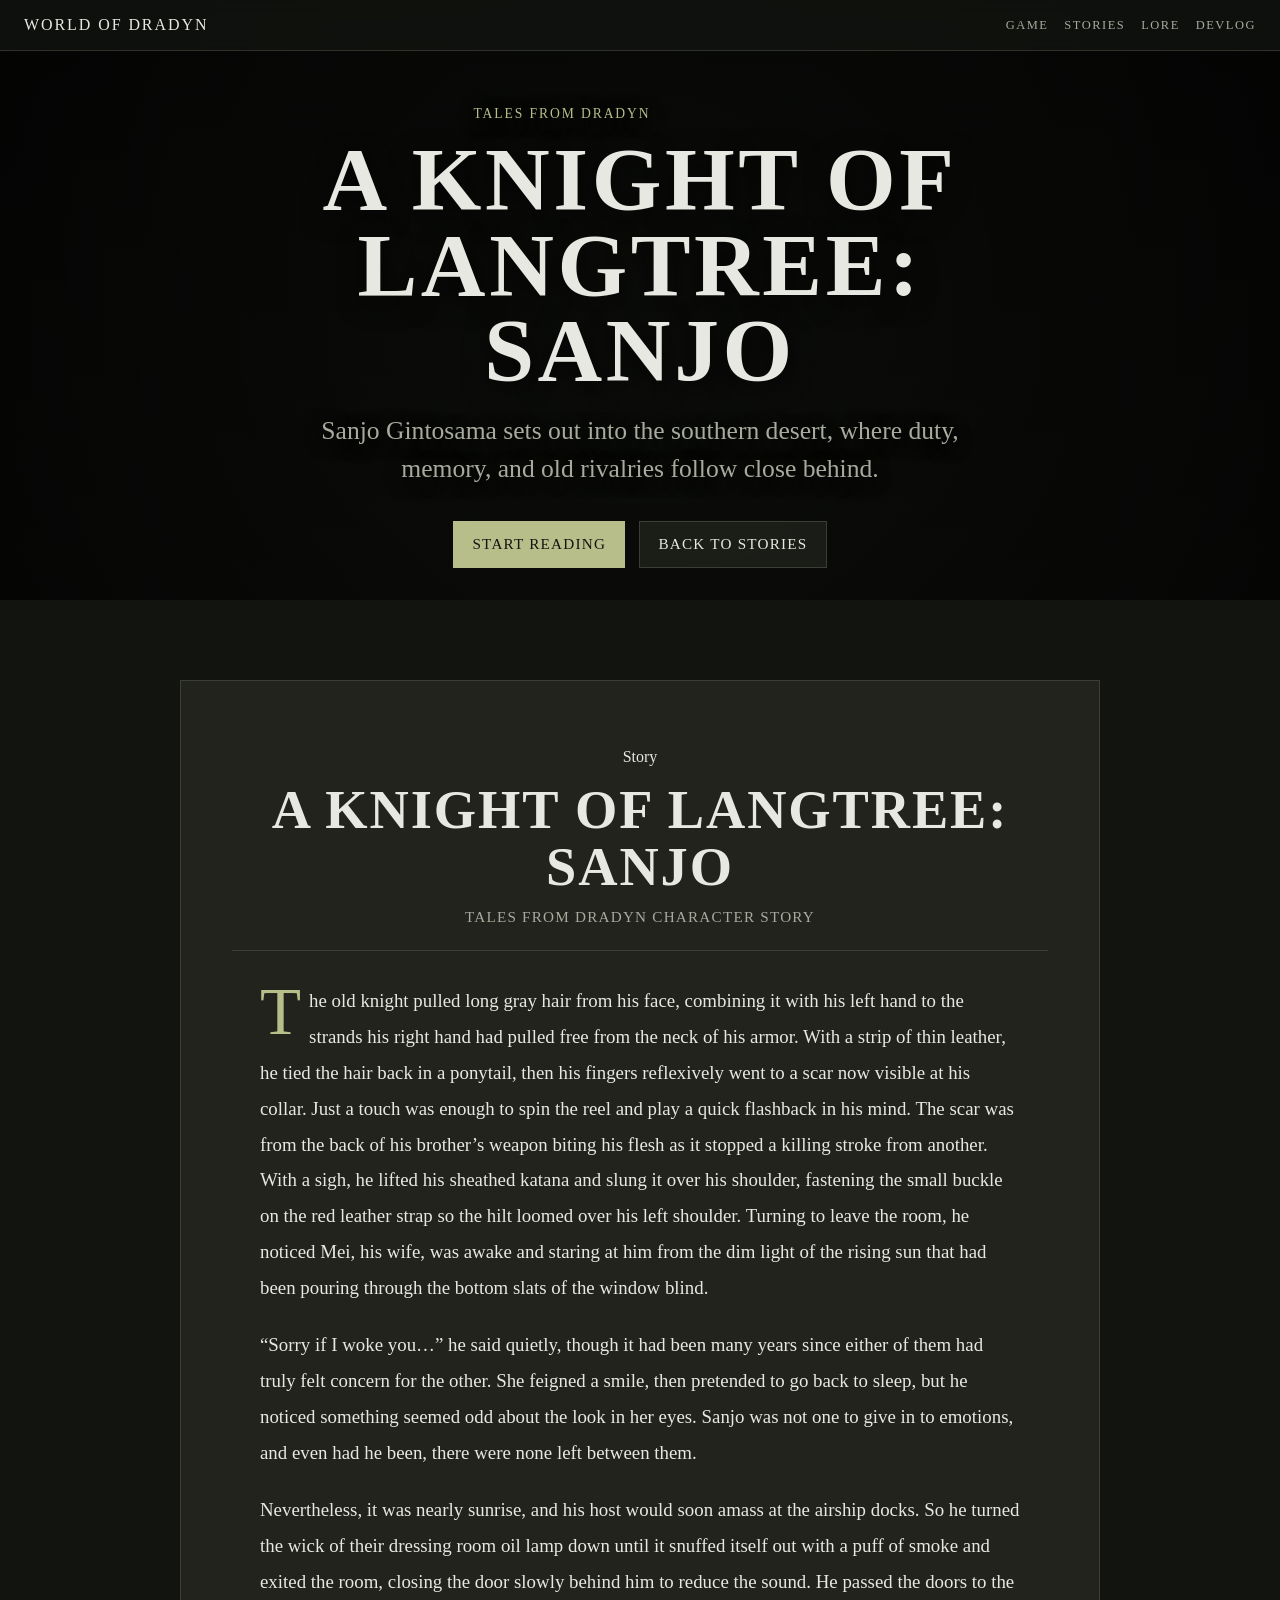
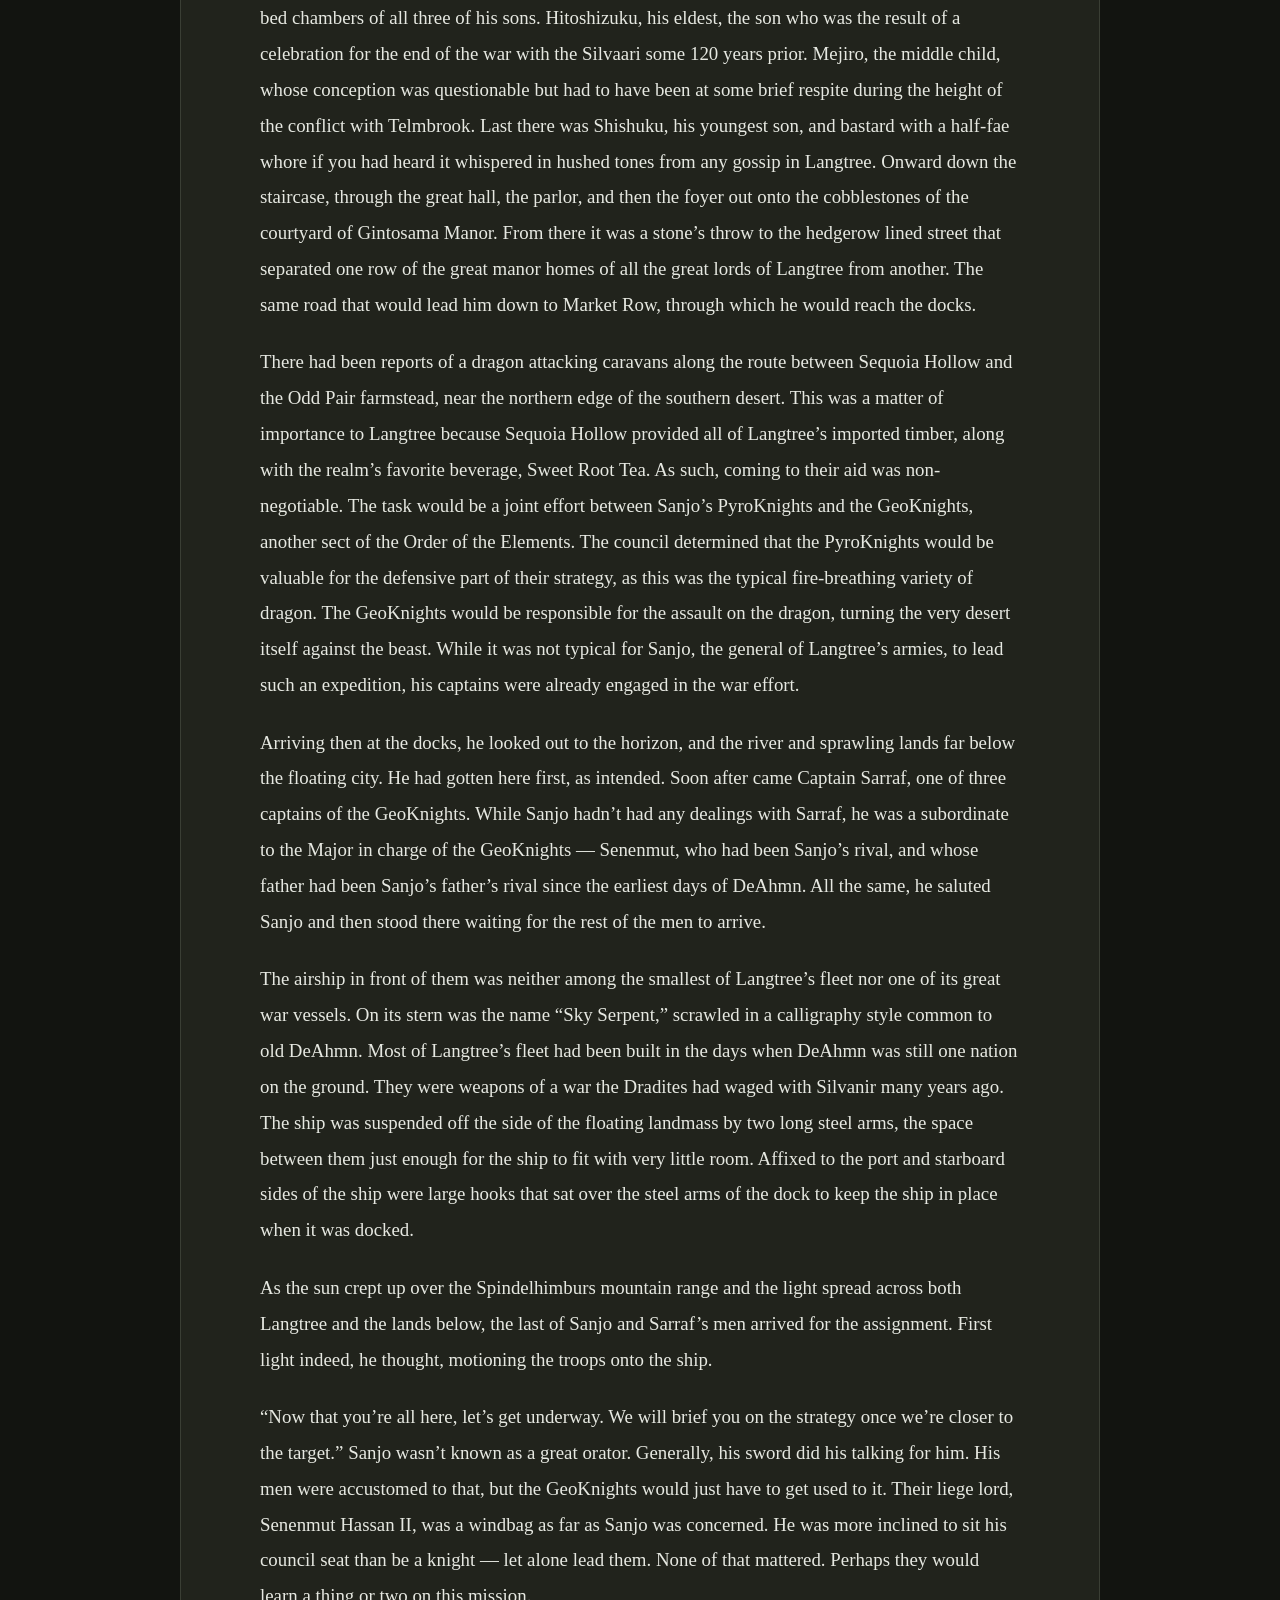
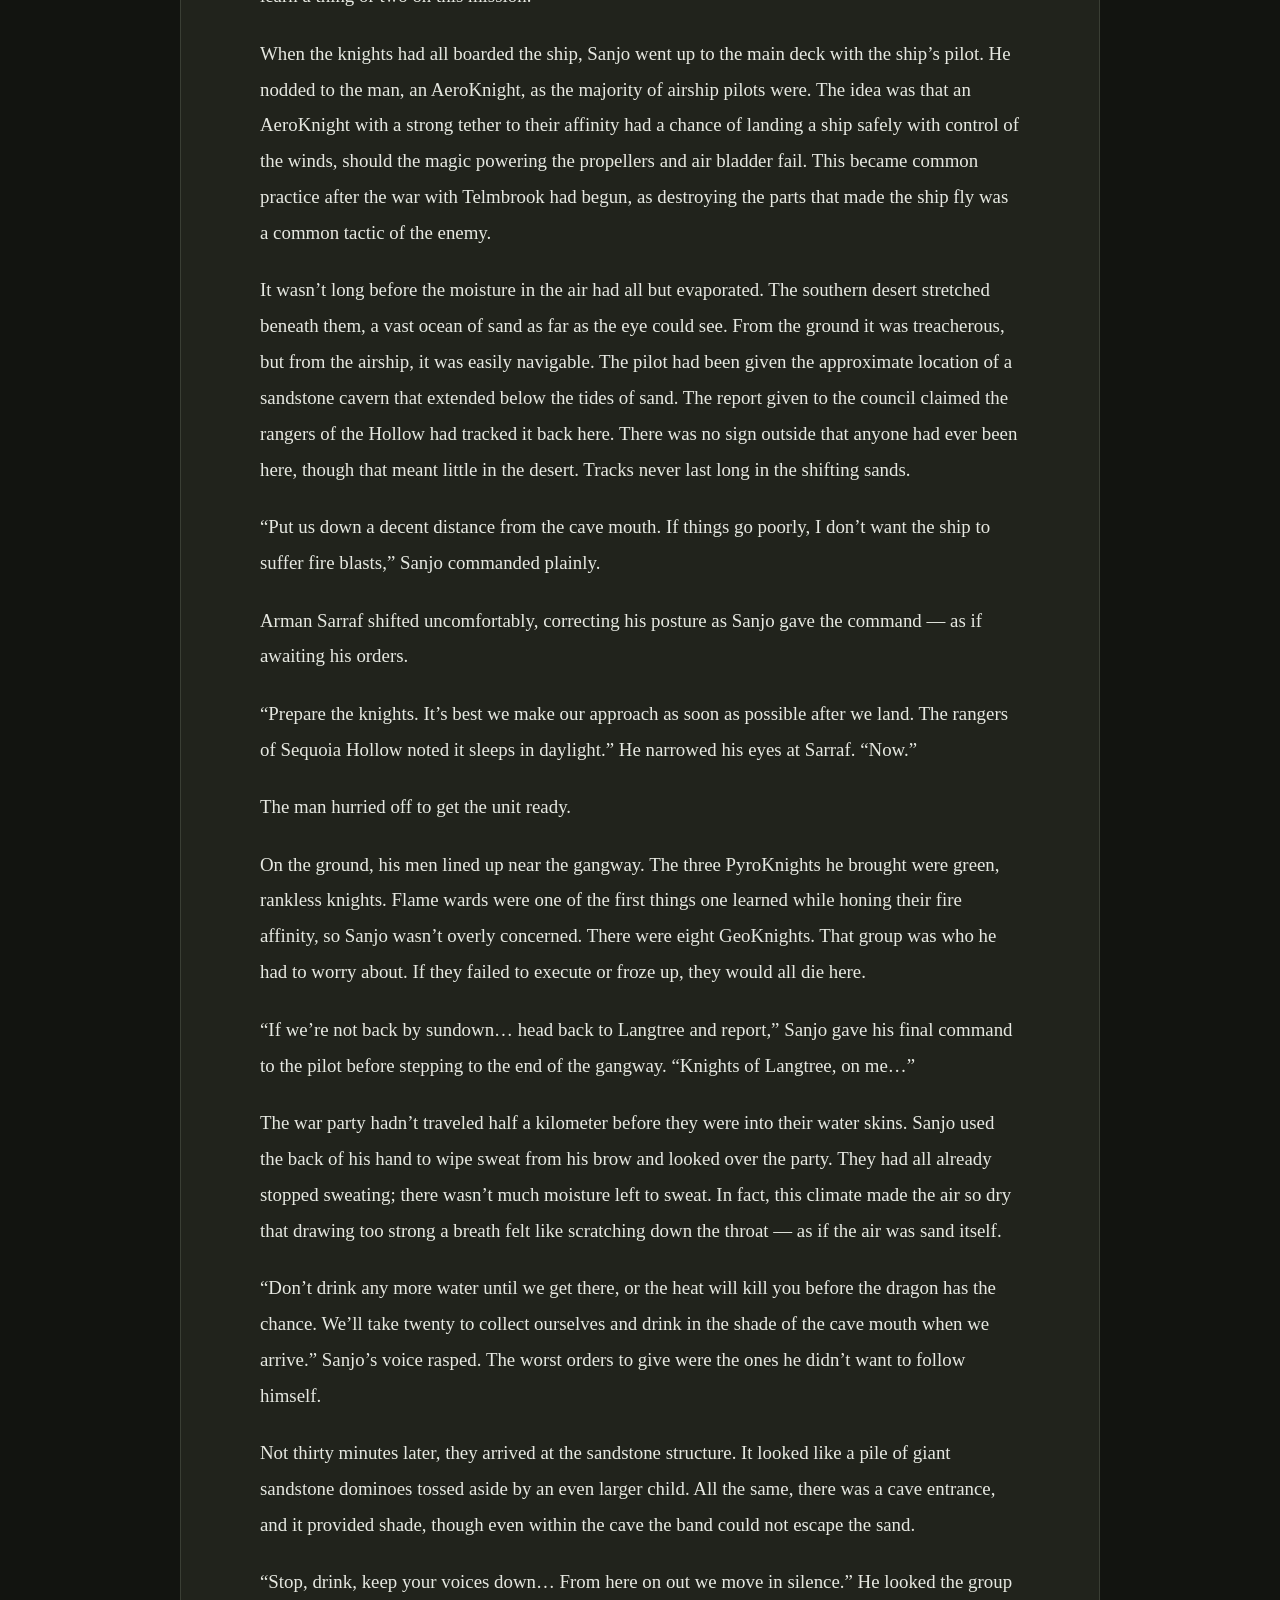
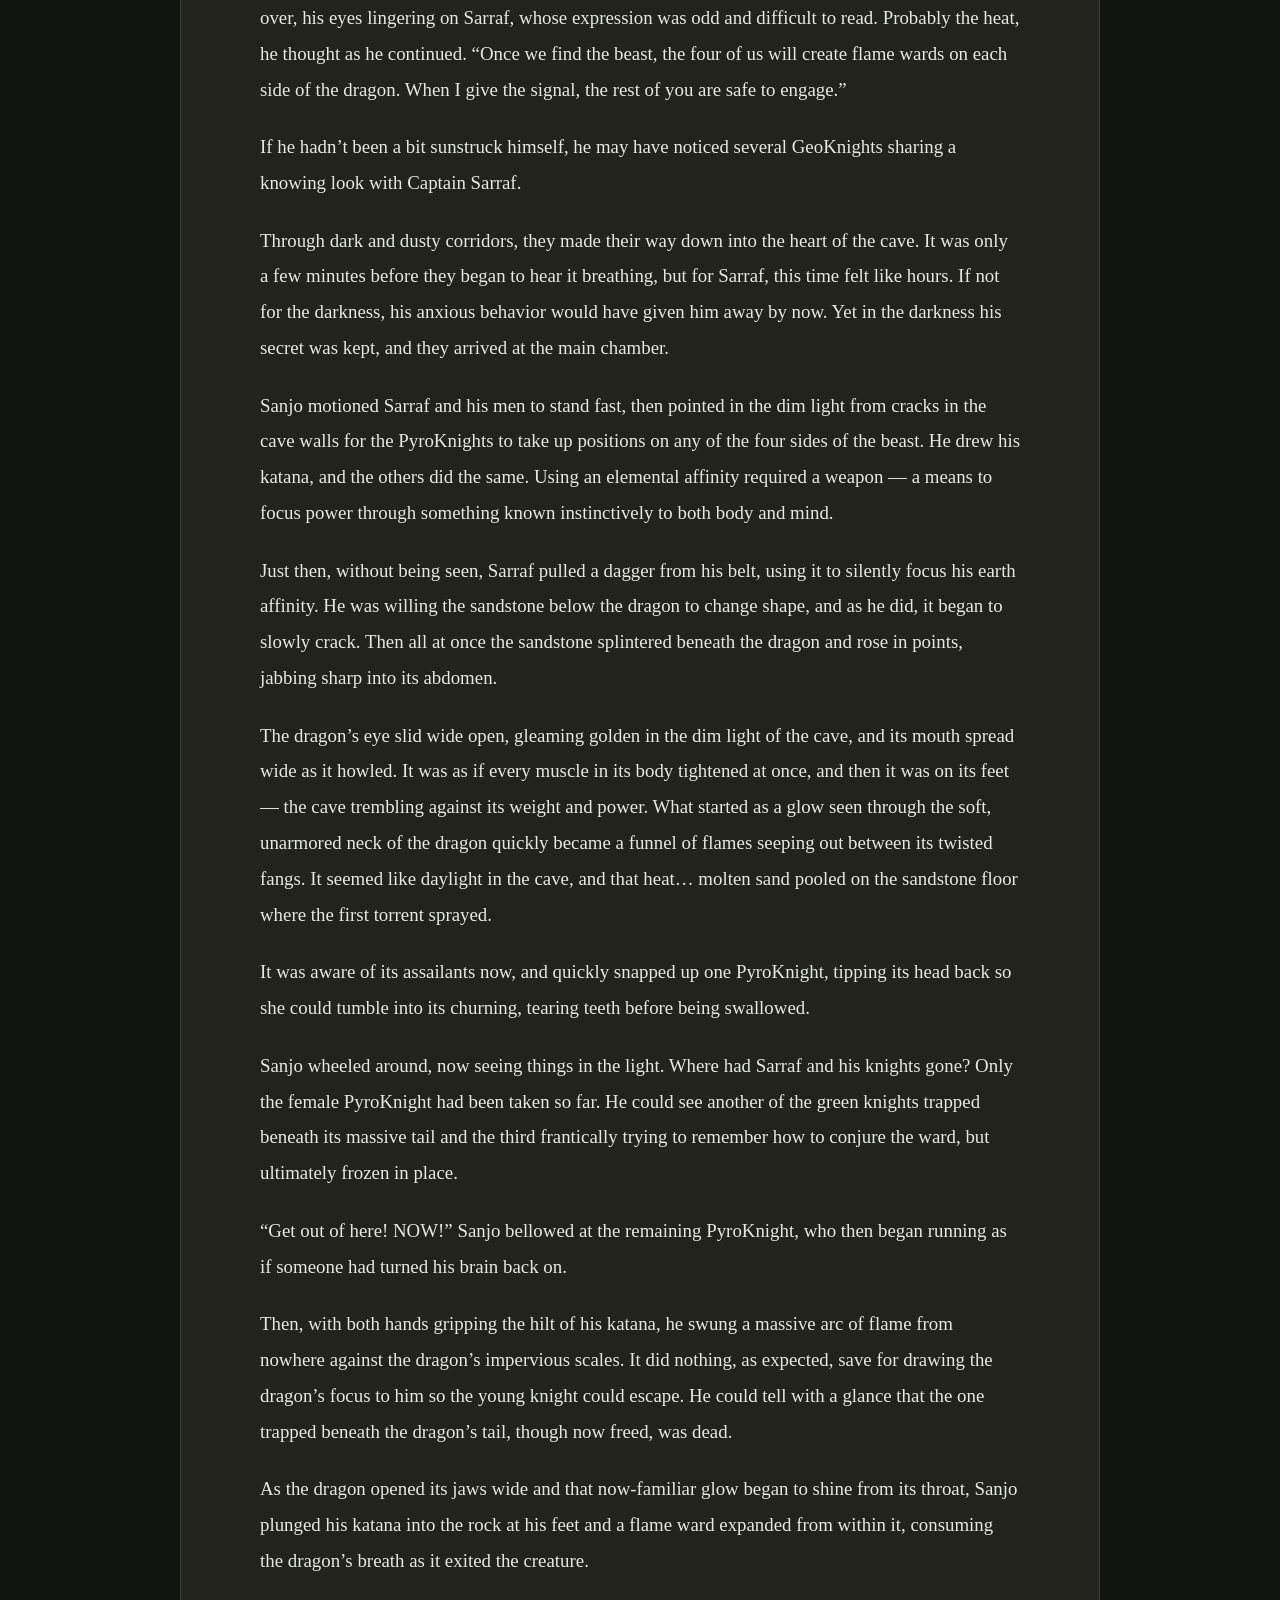
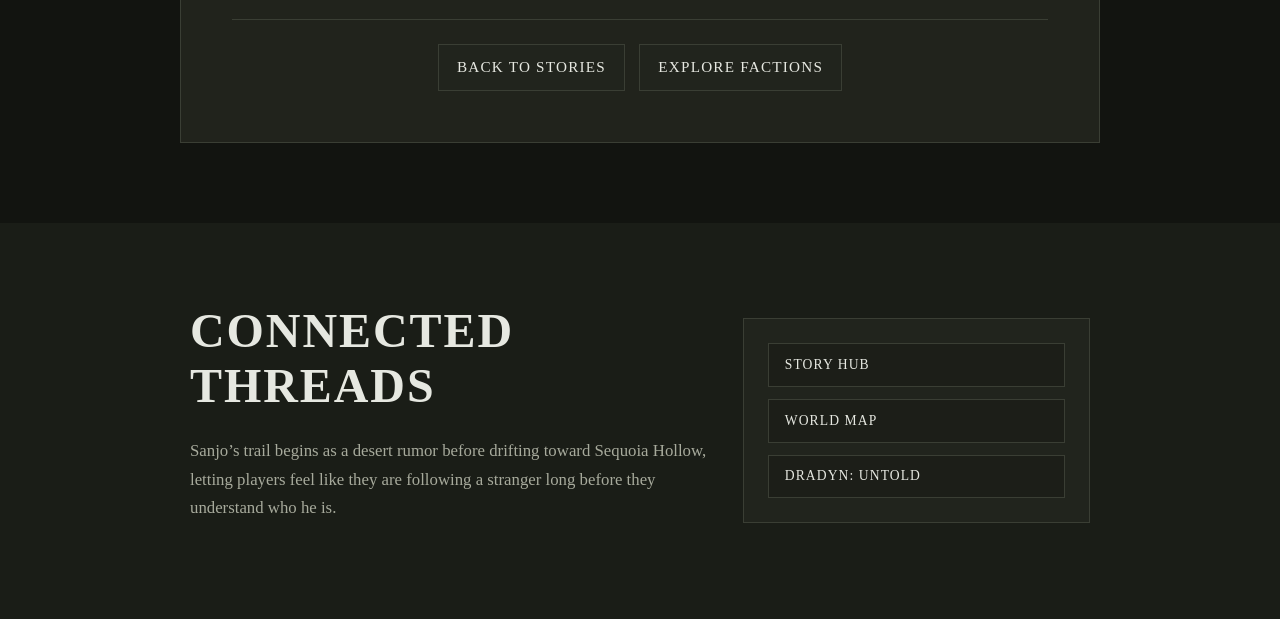
<file: a-knight-of-langtree-sanjo.html>
<!DOCTYPE html>
<html lang="en">
<head>
  <meta charset="UTF-8" />
  <meta name="viewport" content="width=device-width, initial-scale=1.0" />
  <title>A Knight of Langtree: Sanjo | Tales from Dradyn</title>
  <link rel="stylesheet" href="styles.css" />
</head>
<body>

  <header class="site-header">
    <a class="site-logo" href="index.html">World of Dradyn</a>
    <nav class="site-nav" aria-label="Primary navigation">
      <a href="game.html">Game</a>
      <a href="story.html">Stories</a>
      <a href="lore.html">Lore</a>
      <a href="devlog.html">Devlog</a>
    </nav>
  </header>

  <main>
    <section class="page-hero compact-hero story-hero">
      <div class="hero-overlay"></div>
      <div class="hero-content">
        <p class="eyebrow">Tales from Dradyn</p>
        <h1>A Knight of Langtree: Sanjo</h1>
        <p>Sanjo Gintosama sets out into the southern desert, where duty, memory, and old rivalries follow close behind.</p>
        <div class="hero-buttons">
          <a href="#read" class="button primary">Start Reading</a>
          <a href="story.html" class="button">Back to Stories</a>
        </div>
      </div>
    </section>

    <section class="section-main" id="read">
      <div class="reading-container">
        <article class="reading-panel">
          <header class="reading-header">
            <p class="eyebrow">Story</p>
            <h2>A Knight of Langtree: Sanjo</h2>
            <p class="reading-meta">Tales from Dradyn character story</p>
          </header>

          <div class="prose">
            <p>
              The old knight pulled long gray hair from his face, combining it with his left hand to the strands his right hand had pulled free from the neck of his armor. With a strip of thin leather, he tied the hair back in a ponytail, then his fingers reflexively went to a scar now visible at his collar. Just a touch was enough to spin the reel and play a quick flashback in his mind. The scar was from the back of his brother’s weapon biting his flesh as it stopped a killing stroke from another. With a sigh, he lifted his sheathed katana and slung it over his shoulder, fastening the small buckle on the red leather strap so the hilt loomed over his left shoulder. Turning to leave the room, he noticed Mei, his wife, was awake and staring at him from the dim light of the rising sun that had been pouring through the bottom slats of the window blind.
            </p>
            <p>
              “Sorry if I woke you…” he said quietly, though it had been many years since either of them had truly felt concern for the other. She feigned a smile, then pretended to go back to sleep, but he noticed something seemed odd about the look in her eyes. Sanjo was not one to give in to emotions, and even had he been, there were none left between them.
            </p>
            <p>
              Nevertheless, it was nearly sunrise, and his host would soon amass at the airship docks. So he turned the wick of their dressing room oil lamp down until it snuffed itself out with a puff of smoke and exited the room, closing the door slowly behind him to reduce the sound. He passed the doors to the bed chambers of all three of his sons. Hitoshizuku, his eldest, the son who was the result of a celebration for the end of the war with the Silvaari some 120 years prior. Mejiro, the middle child, whose conception was questionable but had to have been at some brief respite during the height of the conflict with Telmbrook. Last there was Shishuku, his youngest son, and bastard with a half-fae whore if you had heard it whispered in hushed tones from any gossip in Langtree. Onward down the staircase, through the great hall, the parlor, and then the foyer out onto the cobblestones of the courtyard of Gintosama Manor. From there it was a stone’s throw to the hedgerow lined street that separated one row of the great manor homes of all the great lords of Langtree from another. The same road that would lead him down to Market Row, through which he would reach the docks.
            </p>
            <p>
              There had been reports of a dragon attacking caravans along the route between Sequoia Hollow and the Odd Pair farmstead, near the northern edge of the southern desert. This was a matter of importance to Langtree because Sequoia Hollow provided all of Langtree’s imported timber, along with the realm’s favorite beverage, Sweet Root Tea. As such, coming to their aid was non-negotiable. The task would be a joint effort between Sanjo’s PyroKnights and the GeoKnights, another sect of the Order of the Elements. The council determined that the PyroKnights would be valuable for the defensive part of their strategy, as this was the typical fire-breathing variety of dragon. The GeoKnights would be responsible for the assault on the dragon, turning the very desert itself against the beast. While it was not typical for Sanjo, the general of Langtree’s armies, to lead such an expedition, his captains were already engaged in the war effort.
            </p>
            <p>
              Arriving then at the docks, he looked out to the horizon, and the river and sprawling lands far below the floating city. He had gotten here first, as intended. Soon after came Captain Sarraf, one of three captains of the GeoKnights. While Sanjo hadn’t had any dealings with Sarraf, he was a subordinate to the Major in charge of the GeoKnights — Senenmut, who had been Sanjo’s rival, and whose father had been Sanjo’s father’s rival since the earliest days of DeAhmn. All the same, he saluted Sanjo and then stood there waiting for the rest of the men to arrive.
            </p>
            <p>
              The airship in front of them was neither among the smallest of Langtree’s fleet nor one of its great war vessels. On its stern was the name “Sky Serpent,” scrawled in a calligraphy style common to old DeAhmn. Most of Langtree’s fleet had been built in the days when DeAhmn was still one nation on the ground. They were weapons of a war the Dradites had waged with Silvanir many years ago. The ship was suspended off the side of the floating landmass by two long steel arms, the space between them just enough for the ship to fit with very little room. Affixed to the port and starboard sides of the ship were large hooks that sat over the steel arms of the dock to keep the ship in place when it was docked.
            </p>
            <p>
              As the sun crept up over the Spindelhimburs mountain range and the light spread across both Langtree and the lands below, the last of Sanjo and Sarraf’s men arrived for the assignment. First light indeed, he thought, motioning the troops onto the ship.
            </p>
            <p>
              “Now that you’re all here, let’s get underway. We will brief you on the strategy once we’re closer to the target.” Sanjo wasn’t known as a great orator. Generally, his sword did his talking for him. His men were accustomed to that, but the GeoKnights would just have to get used to it. Their liege lord, Senenmut Hassan II, was a windbag as far as Sanjo was concerned. He was more inclined to sit his council seat than be a knight — let alone lead them. None of that mattered. Perhaps they would learn a thing or two on this mission.
            </p>
            <p>
              When the knights had all boarded the ship, Sanjo went up to the main deck with the ship’s pilot. He nodded to the man, an AeroKnight, as the majority of airship pilots were. The idea was that an AeroKnight with a strong tether to their affinity had a chance of landing a ship safely with control of the winds, should the magic powering the propellers and air bladder fail. This became common practice after the war with Telmbrook had begun, as destroying the parts that made the ship fly was a common tactic of the enemy.
            </p>
            <p>
              It wasn’t long before the moisture in the air had all but evaporated. The southern desert stretched beneath them, a vast ocean of sand as far as the eye could see. From the ground it was treacherous, but from the airship, it was easily navigable. The pilot had been given the approximate location of a sandstone cavern that extended below the tides of sand. The report given to the council claimed the rangers of the Hollow had tracked it back here. There was no sign outside that anyone had ever been here, though that meant little in the desert. Tracks never last long in the shifting sands.
            </p>
            <p>
              “Put us down a decent distance from the cave mouth. If things go poorly, I don’t want the ship to suffer fire blasts,” Sanjo commanded plainly.
            </p>
            <p>
              Arman Sarraf shifted uncomfortably, correcting his posture as Sanjo gave the command — as if awaiting his orders.
            </p>
            <p>
              “Prepare the knights. It’s best we make our approach as soon as possible after we land. The rangers of Sequoia Hollow noted it sleeps in daylight.” He narrowed his eyes at Sarraf. “Now.”
            </p>
            <p>
              The man hurried off to get the unit ready.
            </p>
            <p>
              On the ground, his men lined up near the gangway. The three PyroKnights he brought were green, rankless knights. Flame wards were one of the first things one learned while honing their fire affinity, so Sanjo wasn’t overly concerned. There were eight GeoKnights. That group was who he had to worry about. If they failed to execute or froze up, they would all die here.
            </p>
            <p>
              “If we’re not back by sundown… head back to Langtree and report,” Sanjo gave his final command to the pilot before stepping to the end of the gangway. “Knights of Langtree, on me…”
            </p>
            <p>
              The war party hadn’t traveled half a kilometer before they were into their water skins. Sanjo used the back of his hand to wipe sweat from his brow and looked over the party. They had all already stopped sweating; there wasn’t much moisture left to sweat. In fact, this climate made the air so dry that drawing too strong a breath felt like scratching down the throat — as if the air was sand itself.
            </p>
            <p>
              “Don’t drink any more water until we get there, or the heat will kill you before the dragon has the chance. We’ll take twenty to collect ourselves and drink in the shade of the cave mouth when we arrive.” Sanjo’s voice rasped. The worst orders to give were the ones he didn’t want to follow himself.
            </p>
            <p>
              Not thirty minutes later, they arrived at the sandstone structure. It looked like a pile of giant sandstone dominoes tossed aside by an even larger child. All the same, there was a cave entrance, and it provided shade, though even within the cave the band could not escape the sand.
            </p>
            <p>
              “Stop, drink, keep your voices down… From here on out we move in silence.” He looked the group over, his eyes lingering on Sarraf, whose expression was odd and difficult to read. Probably the heat, he thought as he continued. “Once we find the beast, the four of us will create flame wards on each side of the dragon. When I give the signal, the rest of you are safe to engage.”
            </p>
            <p>
              If he hadn’t been a bit sunstruck himself, he may have noticed several GeoKnights sharing a knowing look with Captain Sarraf.
            </p>
            <p>
              Through dark and dusty corridors, they made their way down into the heart of the cave. It was only a few minutes before they began to hear it breathing, but for Sarraf, this time felt like hours. If not for the darkness, his anxious behavior would have given him away by now. Yet in the darkness his secret was kept, and they arrived at the main chamber.
            </p>
            <p>
              Sanjo motioned Sarraf and his men to stand fast, then pointed in the dim light from cracks in the cave walls for the PyroKnights to take up positions on any of the four sides of the beast. He drew his katana, and the others did the same. Using an elemental affinity required a weapon — a means to focus power through something known instinctively to both body and mind.
            </p>
            <p>
              Just then, without being seen, Sarraf pulled a dagger from his belt, using it to silently focus his earth affinity. He was willing the sandstone below the dragon to change shape, and as he did, it began to slowly crack. Then all at once the sandstone splintered beneath the dragon and rose in points, jabbing sharp into its abdomen.
            </p>
            <p>
              The dragon’s eye slid wide open, gleaming golden in the dim light of the cave, and its mouth spread wide as it howled. It was as if every muscle in its body tightened at once, and then it was on its feet — the cave trembling against its weight and power. What started as a glow seen through the soft, unarmored neck of the dragon quickly became a funnel of flames seeping out between its twisted fangs. It seemed like daylight in the cave, and that heat… molten sand pooled on the sandstone floor where the first torrent sprayed.
            </p>
            <p>
              It was aware of its assailants now, and quickly snapped up one PyroKnight, tipping its head back so she could tumble into its churning, tearing teeth before being swallowed.
            </p>
            <p>
              Sanjo wheeled around, now seeing things in the light. Where had Sarraf and his knights gone? Only the female PyroKnight had been taken so far. He could see another of the green knights trapped beneath its massive tail and the third frantically trying to remember how to conjure the ward, but ultimately frozen in place.
            </p>
            <p>
              “Get out of here! NOW!” Sanjo bellowed at the remaining PyroKnight, who then began running as if someone had turned his brain back on.
            </p>
            <p>
              Then, with both hands gripping the hilt of his katana, he swung a massive arc of flame from nowhere against the dragon’s impervious scales. It did nothing, as expected, save for drawing the dragon’s focus to him so the young knight could escape. He could tell with a glance that the one trapped beneath the dragon’s tail, though now freed, was dead.
            </p>
            <p>
              As the dragon opened its jaws wide and that now-familiar glow began to shine from its throat, Sanjo plunged his katana into the rock at his feet and a flame ward expanded from within it, consuming the dragon’s breath as it exited the creature.
            </p>
          </div>

          <footer class="reading-footer">
            <a href="story.html" class="button">Back to Stories</a>
            <a href="factions.html" class="button">Explore Factions</a>
          </footer>
        </article>
      </div>
    </section>

    <section class="section-dark">
      <div class="container split-section">
        <div>
          <h2>Connected Threads</h2>
          <p>
            Sanjo’s trail begins as a desert rumor before drifting toward Sequoia Hollow, letting players feel like they are following a stranger long before they understand who he is.
          </p>
        </div>

        <div class="link-panel">
          <a href="story.html">Story Hub</a>
          <a href="index.html#world">World Map</a>
          <a href="game.html">Dradyn: Untold</a>
        </div>
      </div>
    </section>
  </main>

</body>
</html>
</file>
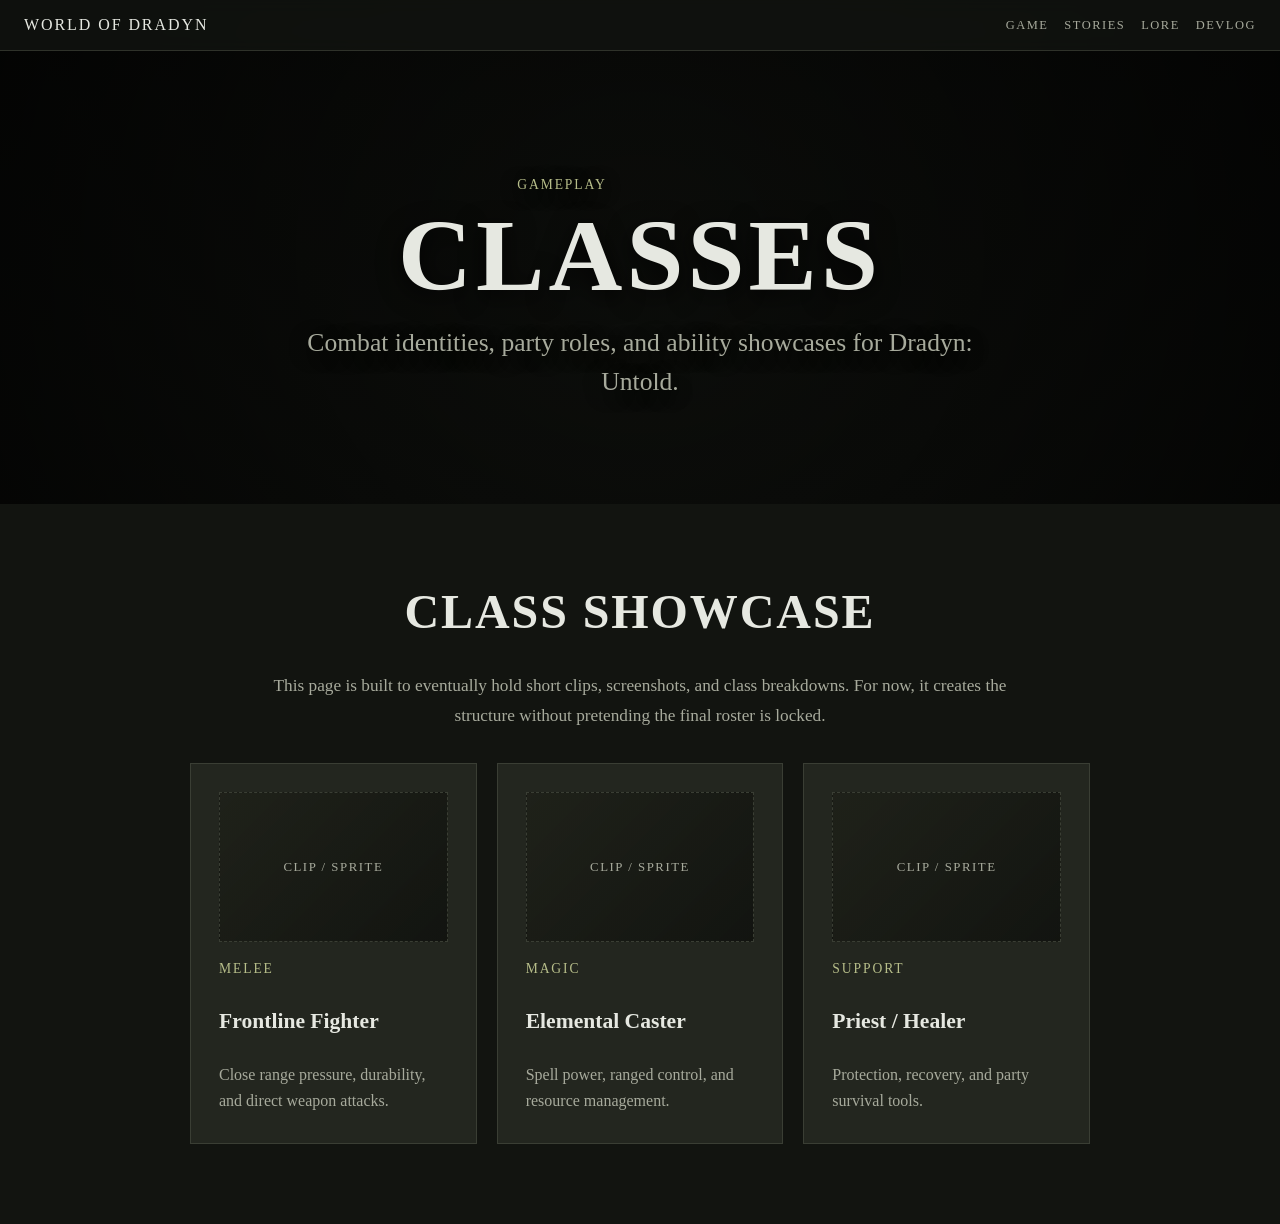
<file: classes.html>
<!DOCTYPE html>
<html lang="en">
<head>
  <meta charset="UTF-8" />
  <meta name="viewport" content="width=device-width, initial-scale=1.0" />
  <title>Classes | World of Dradyn</title>
  <link rel="stylesheet" href="styles.css" />
</head>
<body>

  <header class="site-header">
    <a class="site-logo" href="index.html">World of Dradyn</a>
    <nav class="site-nav" aria-label="Primary navigation">
      <a href="game.html">Game</a>
      <a href="story.html">Stories</a>
      <a href="lore.html">Lore</a>
      <a href="devlog.html">Devlog</a>
    </nav>
  </header>

  <main>
    <section class="page-hero compact-hero">
      <div class="hero-overlay"></div>
      <div class="hero-content">
        <p class="eyebrow">Gameplay</p>
        <h1>Classes</h1>
        <p>Combat identities, party roles, and ability showcases for Dradyn: Untold.</p>
      </div>
    </section>

    <section class="section-main">
      <div class="container">
        <h2>Class Showcase</h2>
        <p class="lead-copy">
          This page is built to eventually hold short clips, screenshots, and class breakdowns. For now, it creates the structure without pretending the final roster is locked.
        </p>

        <div class="feature-grid three-column">
          <article class="feature-card media-card">
            <div class="media-placeholder">Clip / Sprite</div>
            <p class="eyebrow">Melee</p>
            <h3>Frontline Fighter</h3>
            <p>Close range pressure, durability, and direct weapon attacks.</p>
          </article>

          <article class="feature-card media-card">
            <div class="media-placeholder">Clip / Sprite</div>
            <p class="eyebrow">Magic</p>
            <h3>Elemental Caster</h3>
            <p>Spell power, ranged control, and resource management.</p>
          </article>

          <article class="feature-card media-card">
            <div class="media-placeholder">Clip / Sprite</div>
            <p class="eyebrow">Support</p>
            <h3>Priest / Healer</h3>
            <p>Protection, recovery, and party survival tools.</p>
          </article>
        </div>
      </div>
    </section>
  </main>

</body>
</html>
</file>
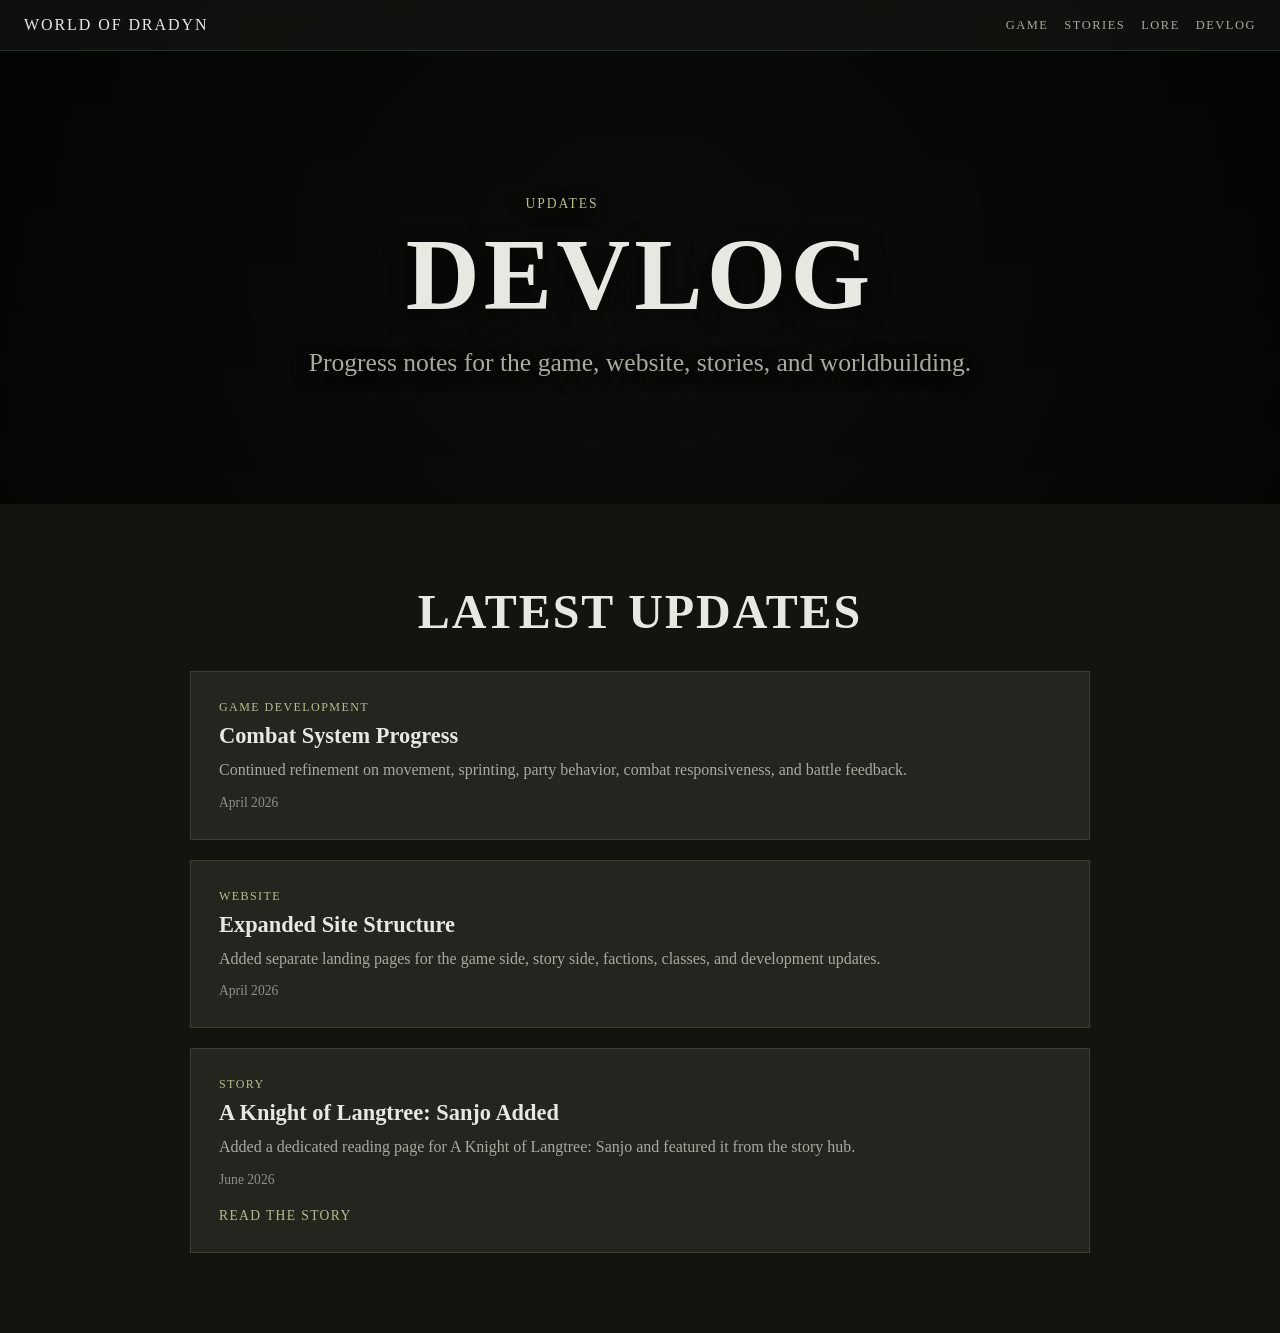
<file: devlog.html>
<!DOCTYPE html>
<html lang="en">
<head>
  <meta charset="UTF-8" />
  <meta name="viewport" content="width=device-width, initial-scale=1.0" />
  <title>Devlog | World of Dradyn</title>
  <link rel="stylesheet" href="styles.css" />
</head>
<body>

  <header class="site-header">
    <a class="site-logo" href="index.html">World of Dradyn</a>
    <nav class="site-nav" aria-label="Primary navigation">
      <a href="game.html">Game</a>
      <a href="story.html">Stories</a>
      <a href="lore.html">Lore</a>
      <a href="devlog.html">Devlog</a>
    </nav>
  </header>

  <main>
    <section class="page-hero compact-hero">
      <div class="hero-overlay"></div>
      <div class="hero-content">
        <p class="eyebrow">Updates</p>
        <h1>Devlog</h1>
        <p>Progress notes for the game, website, stories, and worldbuilding.</p>
      </div>
    </section>

    <section class="section-main">
      <div class="container">
        <h2>Latest Updates</h2>

        <div class="updates-list">
          <article class="update-item">
            <p class="update-type">Game Development</p>
            <h3>Combat System Progress</h3>
            <p class="update-desc">
              Continued refinement on movement, sprinting, party behavior, combat responsiveness, and battle feedback.
            </p>
            <p class="update-date">April 2026</p>
          </article>

          <article class="update-item">
            <p class="update-type">Website</p>
            <h3>Expanded Site Structure</h3>
            <p class="update-desc">
              Added separate landing pages for the game side, story side, factions, classes, and development updates.
            </p>
            <p class="update-date">April 2026</p>
          </article>

          <article class="update-item">
            <p class="update-type">Story</p>
            <h3>A Knight of Langtree: Sanjo Added</h3>
            <p class="update-desc">
              Added a dedicated reading page for A Knight of Langtree: Sanjo and featured it from the story hub.
            </p>
            <p class="update-date">June 2026</p>
            <a href="a-knight-of-langtree-sanjo.html" class="text-link">Read the story</a>
          </article>
        </div>
      </div>
    </section>
  </main>

</body>
</html>
</file>
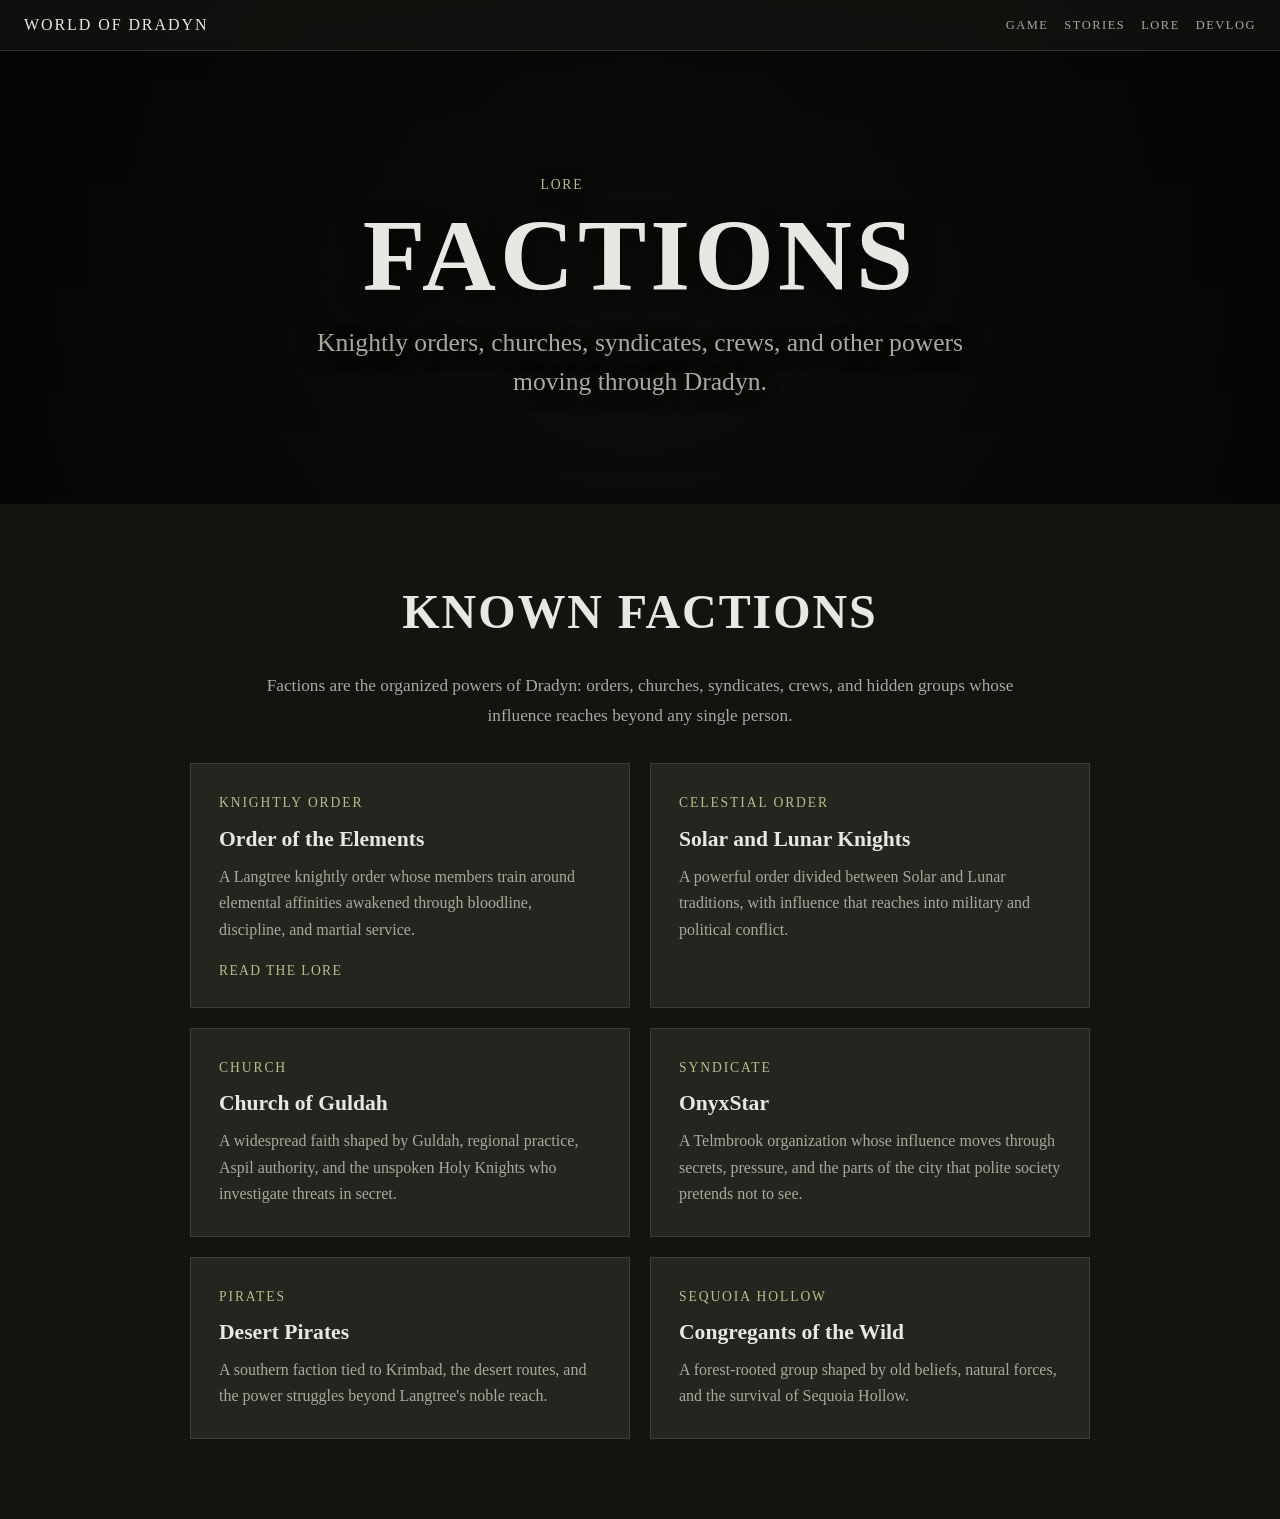
<file: factions.html>
<!DOCTYPE html>
<html lang="en">
<head>
  <meta charset="UTF-8" />
  <meta name="viewport" content="width=device-width, initial-scale=1.0" />
  <title>Factions | World of Dradyn</title>
  <link rel="stylesheet" href="styles.css" />
</head>
<body>

  <header class="site-header">
    <a class="site-logo" href="index.html">World of Dradyn</a>
    <nav class="site-nav" aria-label="Primary navigation">
      <a href="game.html">Game</a>
      <a href="story.html">Stories</a>
      <a href="lore.html">Lore</a>
      <a href="devlog.html">Devlog</a>
    </nav>
  </header>

  <main>
    <section class="page-hero compact-hero">
      <div class="hero-overlay"></div>
      <div class="hero-content">
        <p class="eyebrow">Lore</p>
        <h1>Factions</h1>
        <p>Knightly orders, churches, syndicates, crews, and other powers moving through Dradyn.</p>
      </div>
    </section>

    <section class="section-main">
      <div class="container">
        <h2>Known Factions</h2>
        <p class="lead-copy">
          Factions are the organized powers of Dradyn: orders, churches, syndicates, crews, and hidden groups whose influence reaches beyond any single person.
        </p>

        <div class="feature-grid two-column">
          <article class="feature-card">
            <p class="eyebrow">Knightly Order</p>
            <h3>Order of the Elements</h3>
            <p>A Langtree knightly order whose members train around elemental affinities awakened through bloodline, discipline, and martial service.</p>
            <a href="order-of-the-elements.html" class="text-link">Read the lore</a>
          </article>

          <article class="feature-card">
            <p class="eyebrow">Celestial Order</p>
            <h3>Solar and Lunar Knights</h3>
            <p>A powerful order divided between Solar and Lunar traditions, with influence that reaches into military and political conflict.</p>
          </article>

          <article class="feature-card">
            <p class="eyebrow">Church</p>
            <h3>Church of Guldah</h3>
            <p>A widespread faith shaped by Guldah, regional practice, Aspil authority, and the unspoken Holy Knights who investigate threats in secret.</p>
          </article>

          <article class="feature-card">
            <p class="eyebrow">Syndicate</p>
            <h3>OnyxStar</h3>
            <p>A Telmbrook organization whose influence moves through secrets, pressure, and the parts of the city that polite society pretends not to see.</p>
          </article>

          <article class="feature-card">
            <p class="eyebrow">Pirates</p>
            <h3>Desert Pirates</h3>
            <p>A southern faction tied to Krimbad, the desert routes, and the power struggles beyond Langtree's noble reach.</p>
          </article>

          <article class="feature-card">
            <p class="eyebrow">Sequoia Hollow</p>
            <h3>Congregants of the Wild</h3>
            <p>A forest-rooted group shaped by old beliefs, natural forces, and the survival of Sequoia Hollow.</p>
          </article>
        </div>
      </div>
    </section>
  </main>

</body>
</html>
</file>
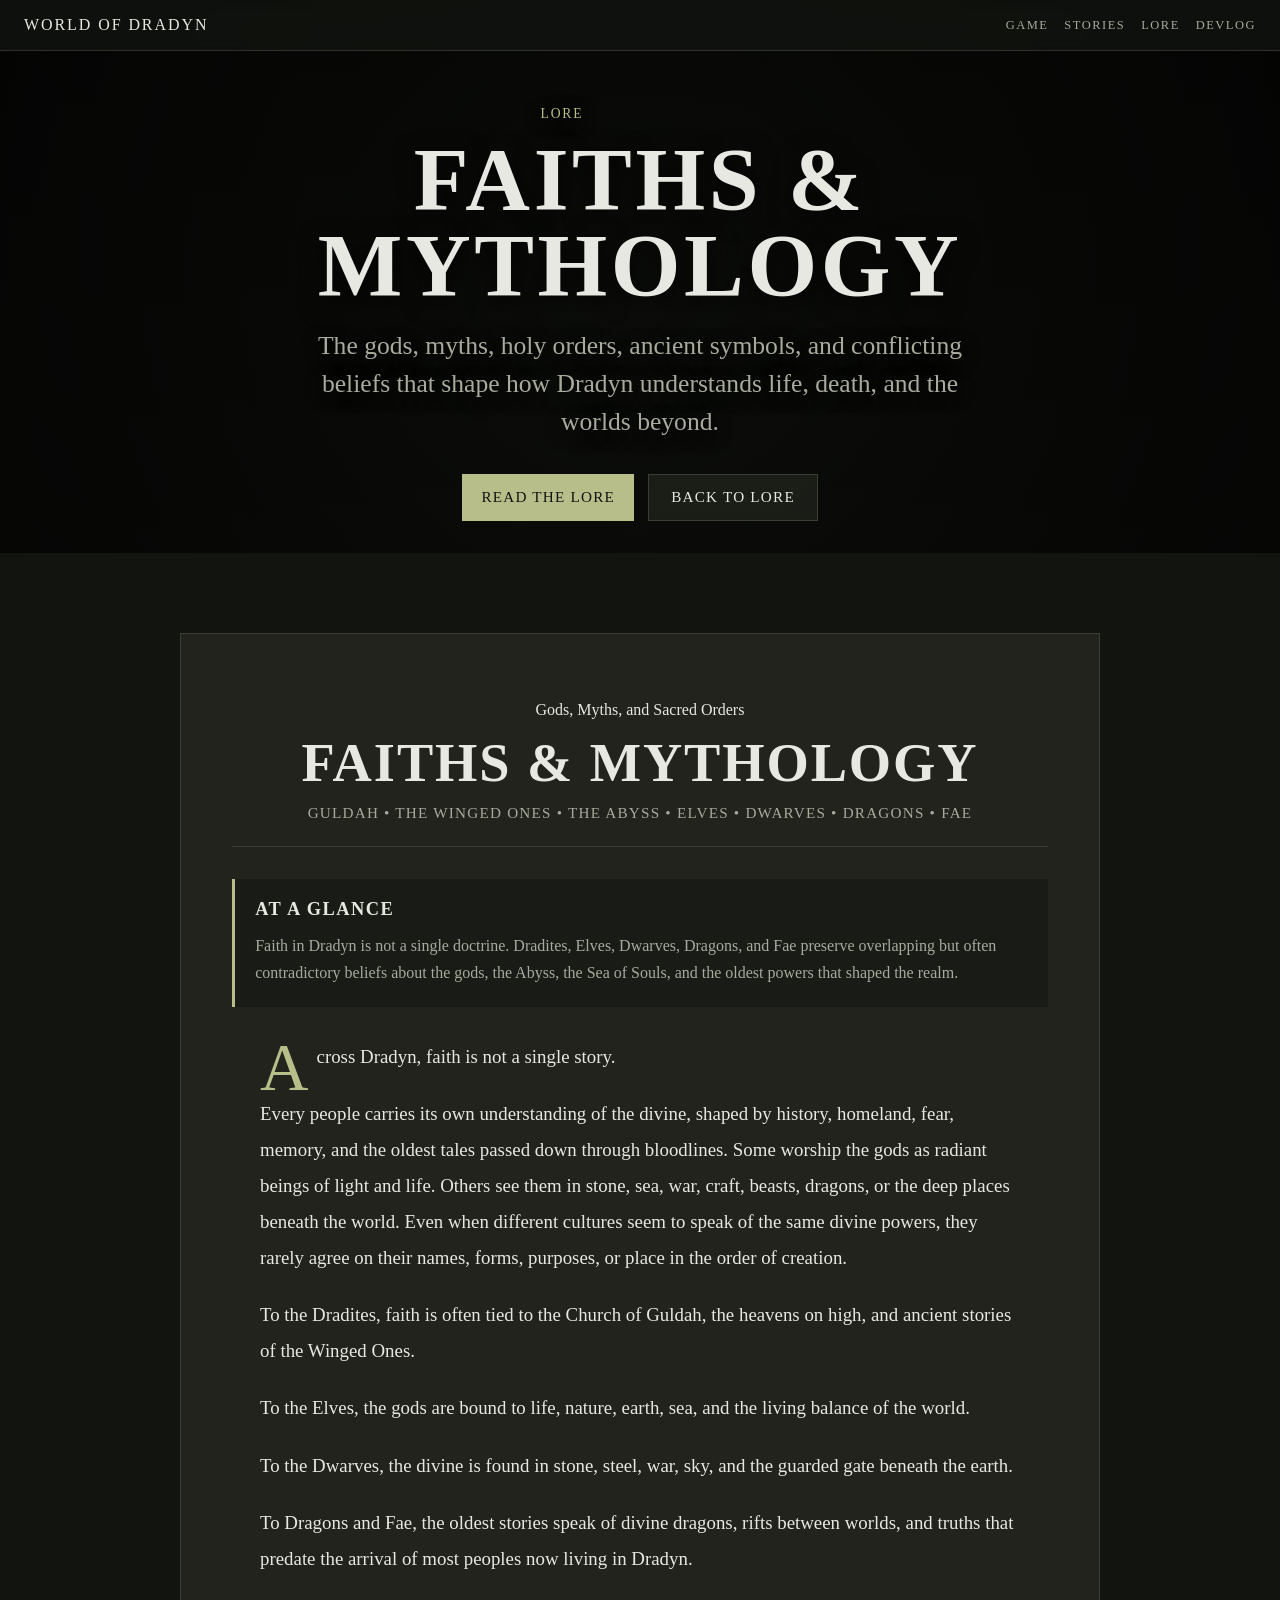
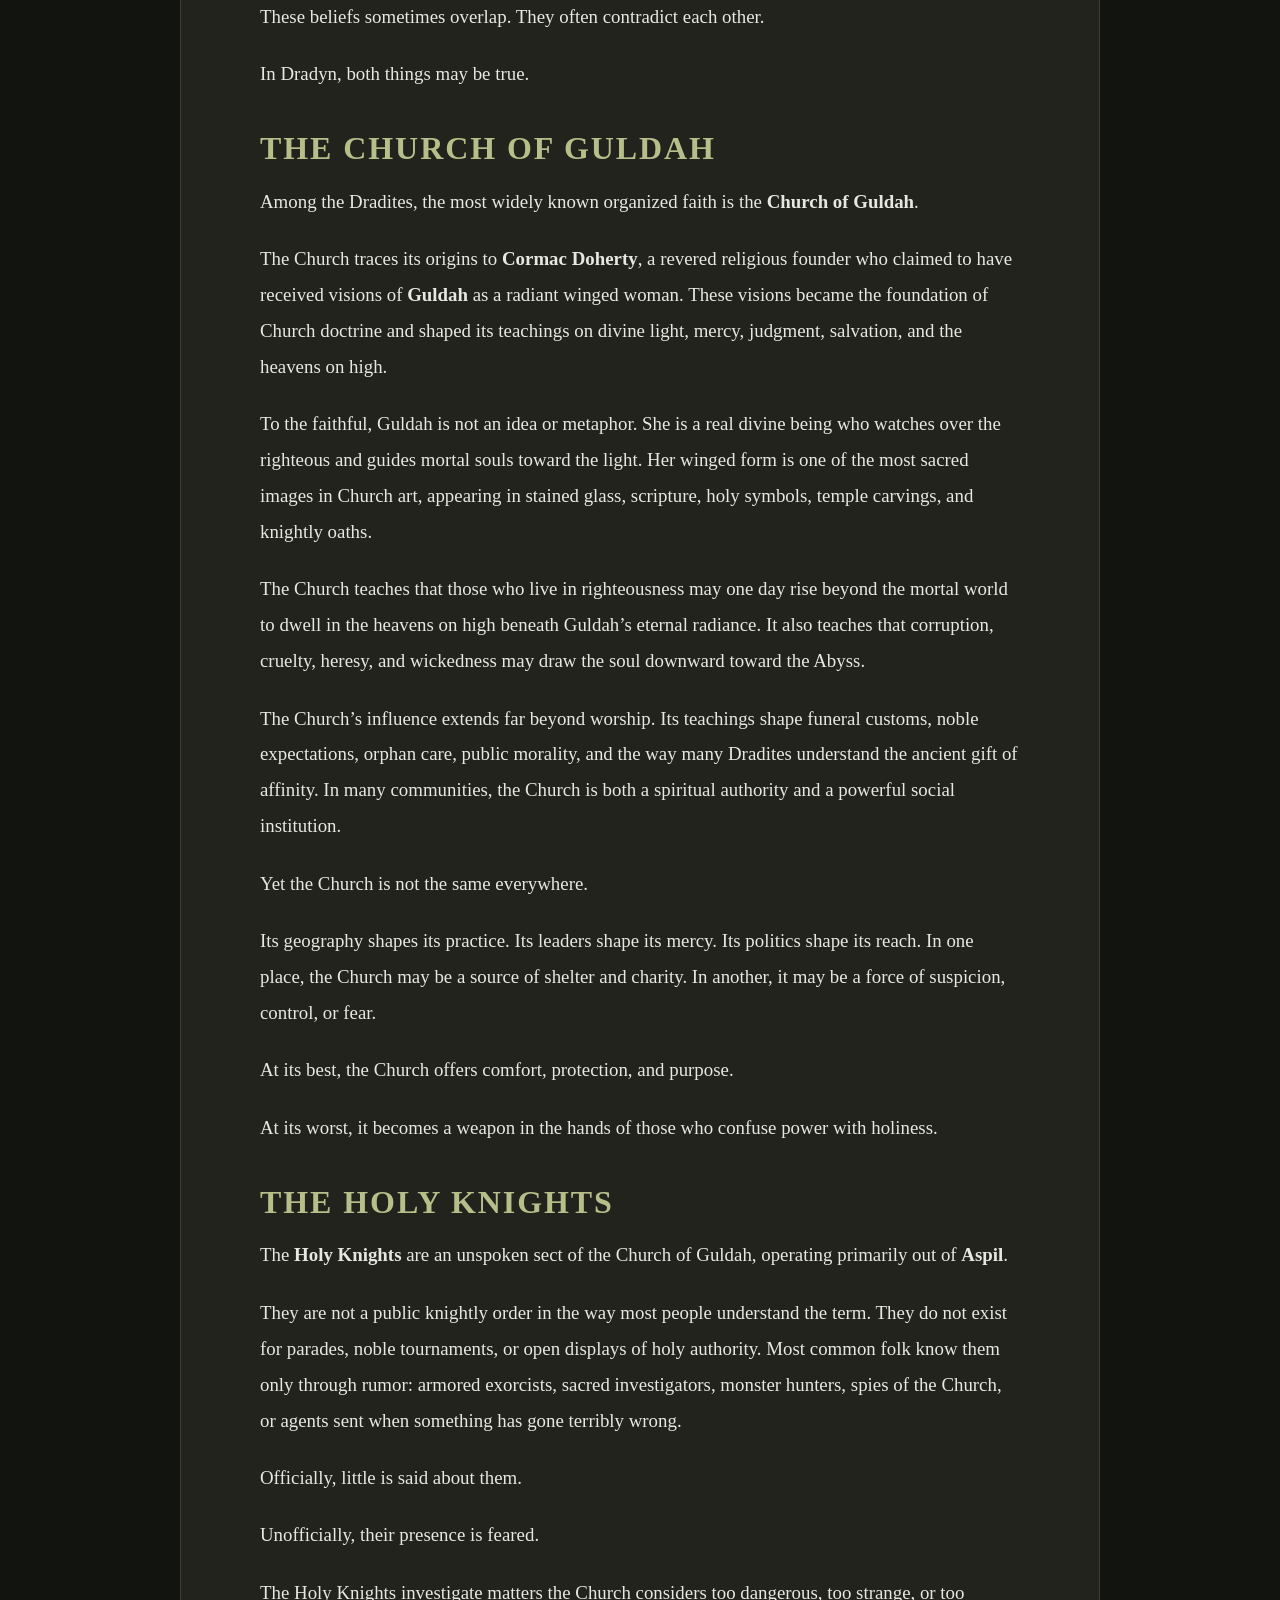
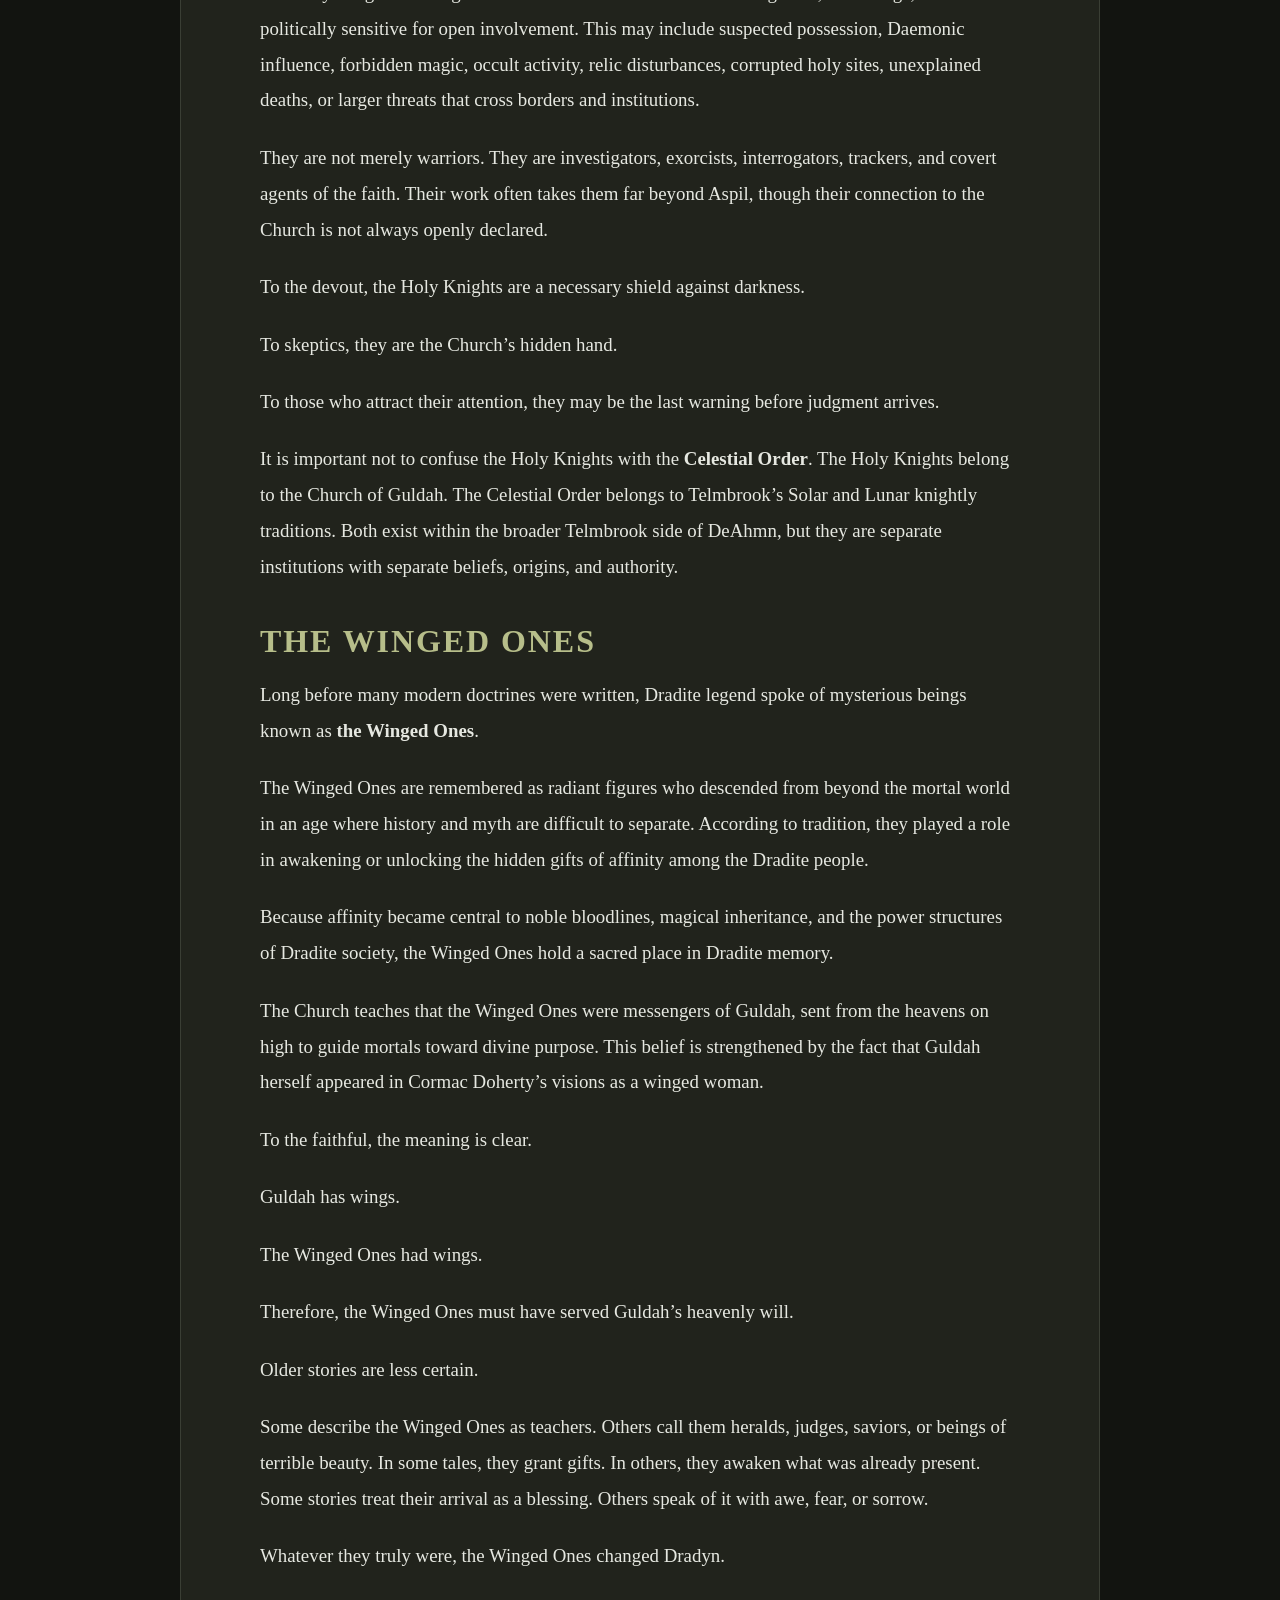
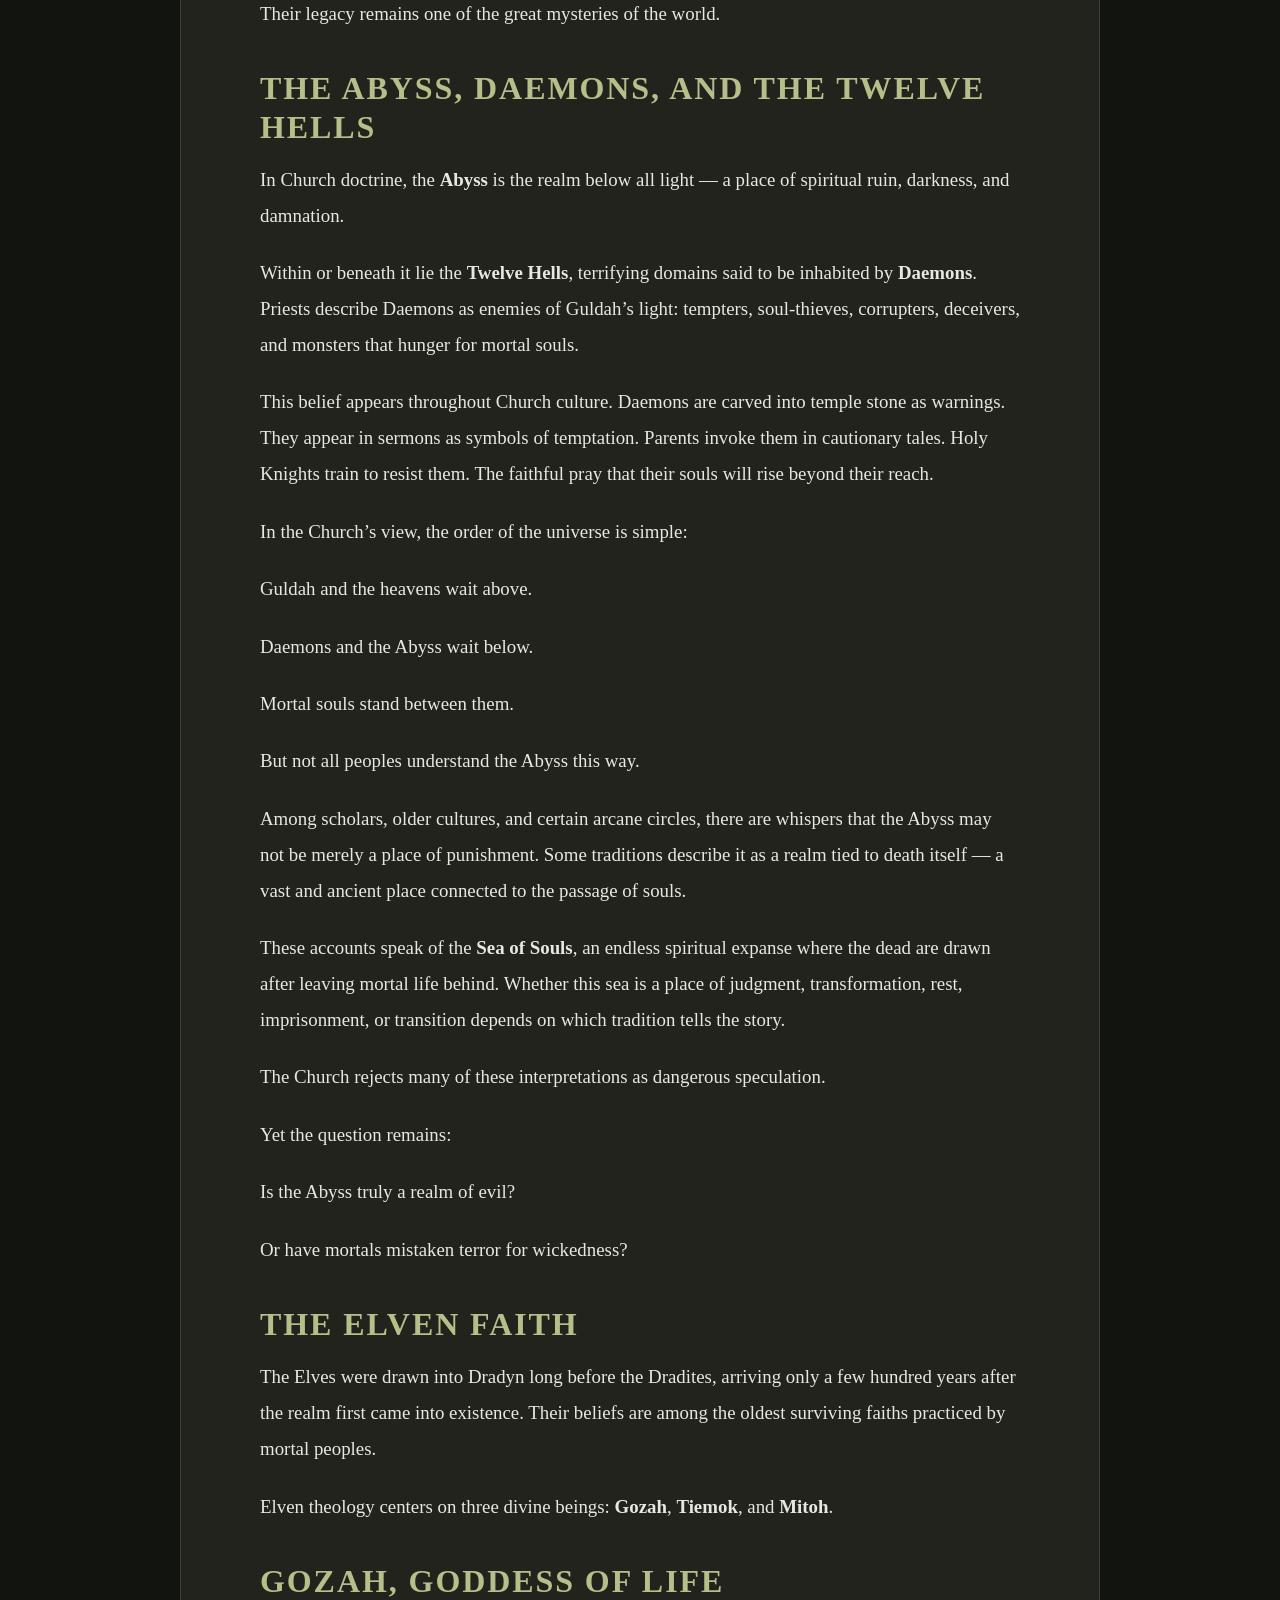
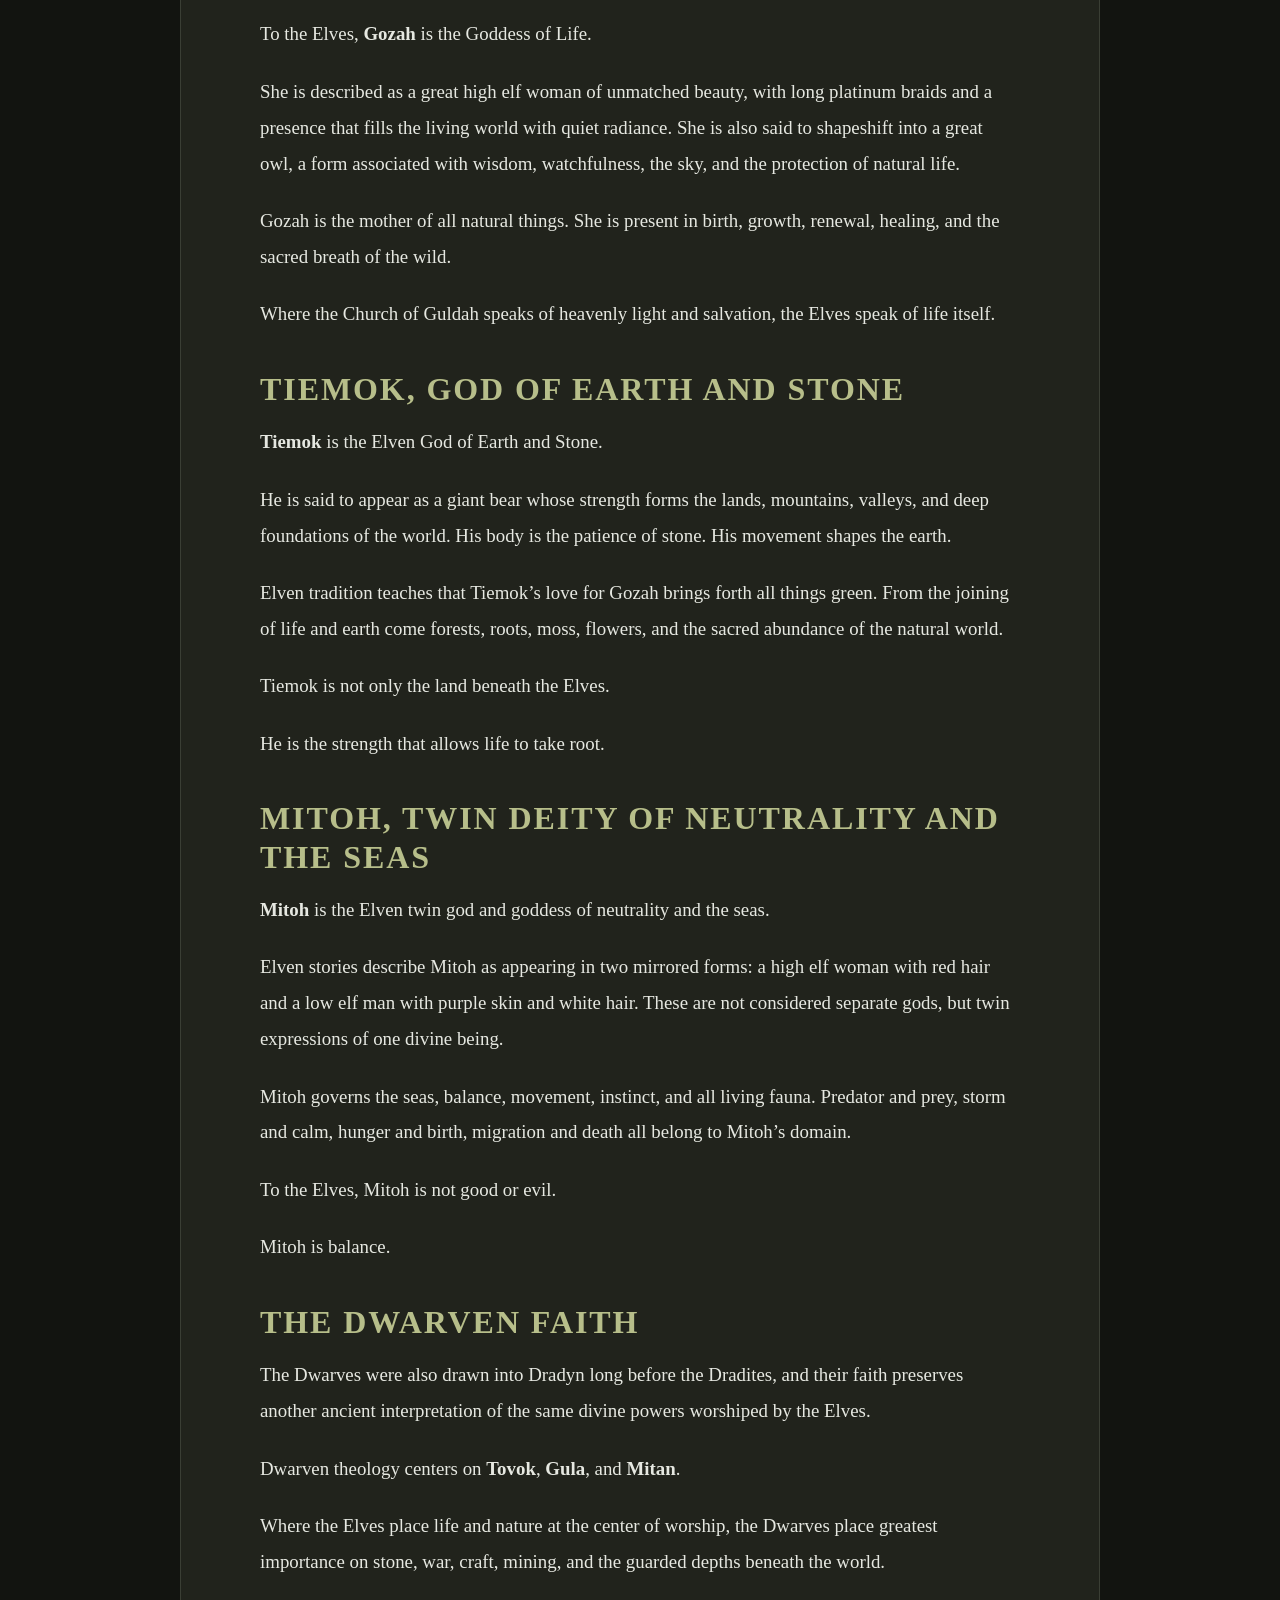
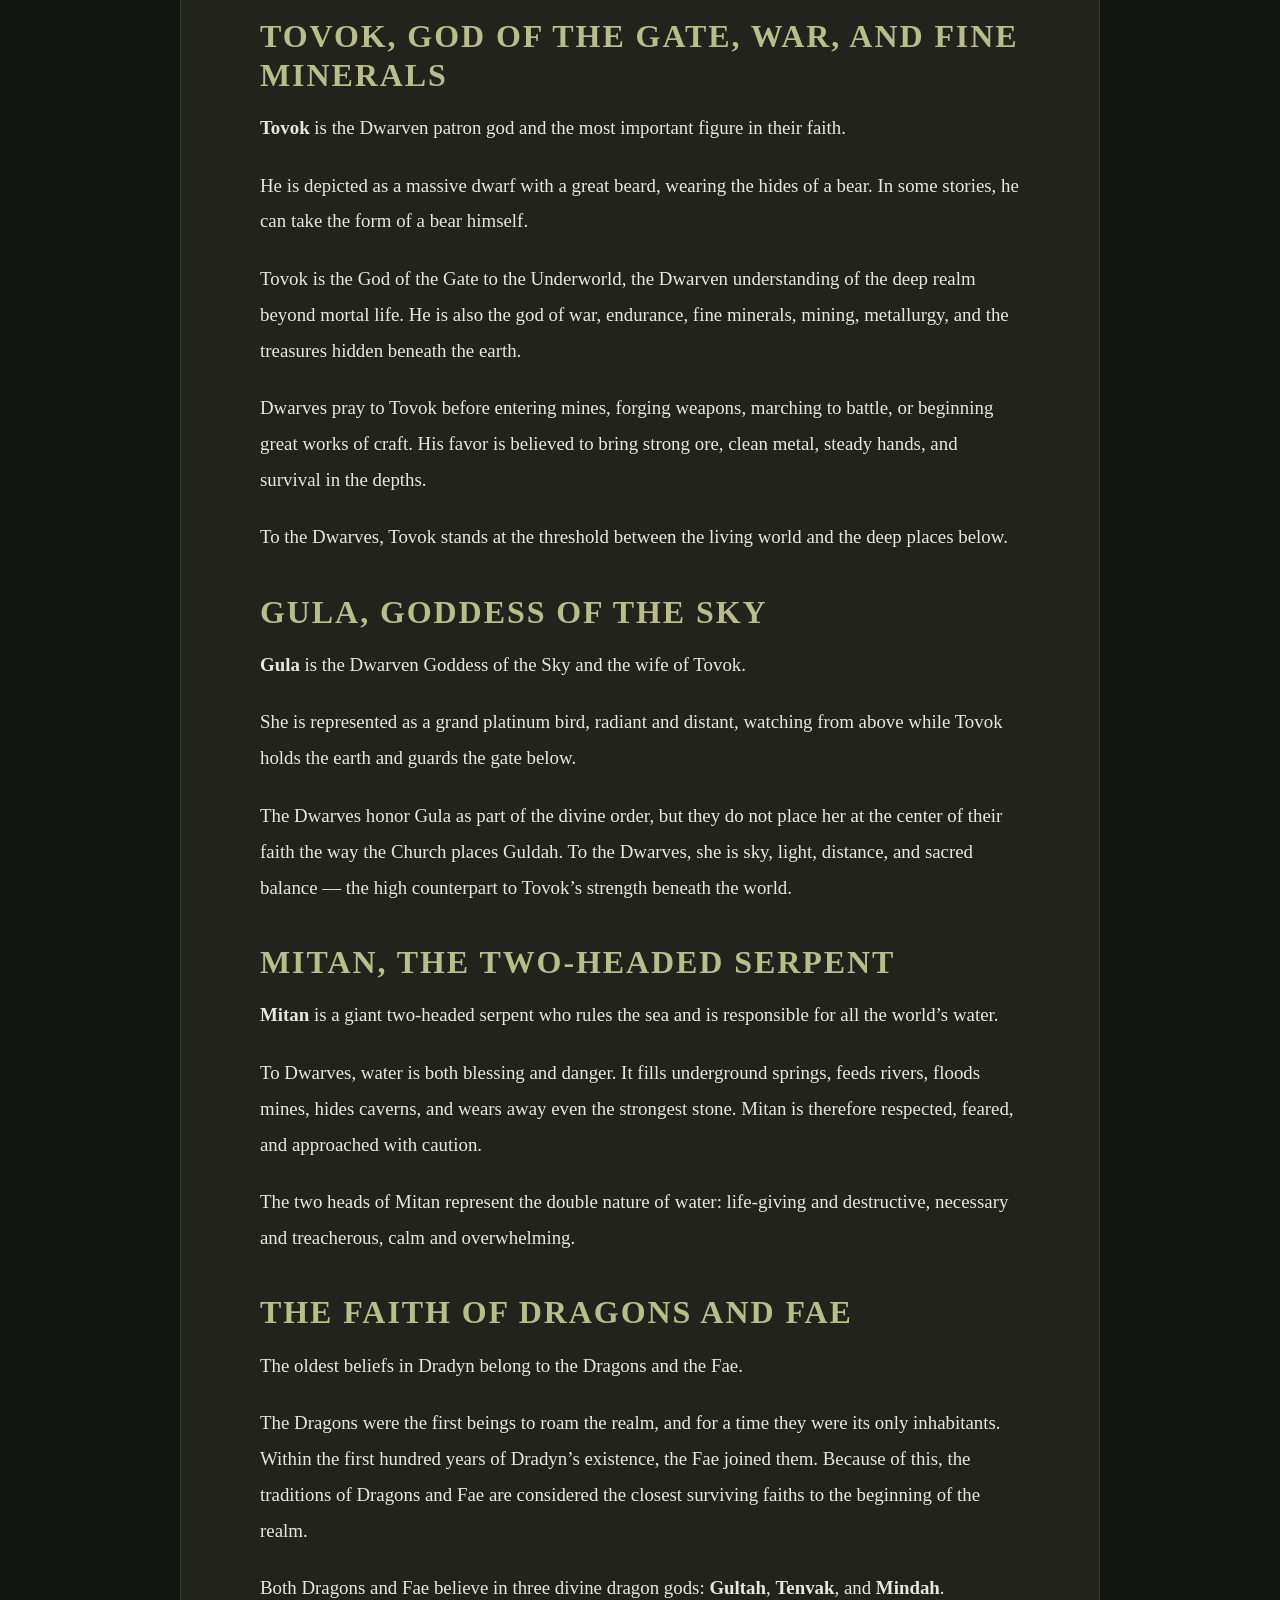
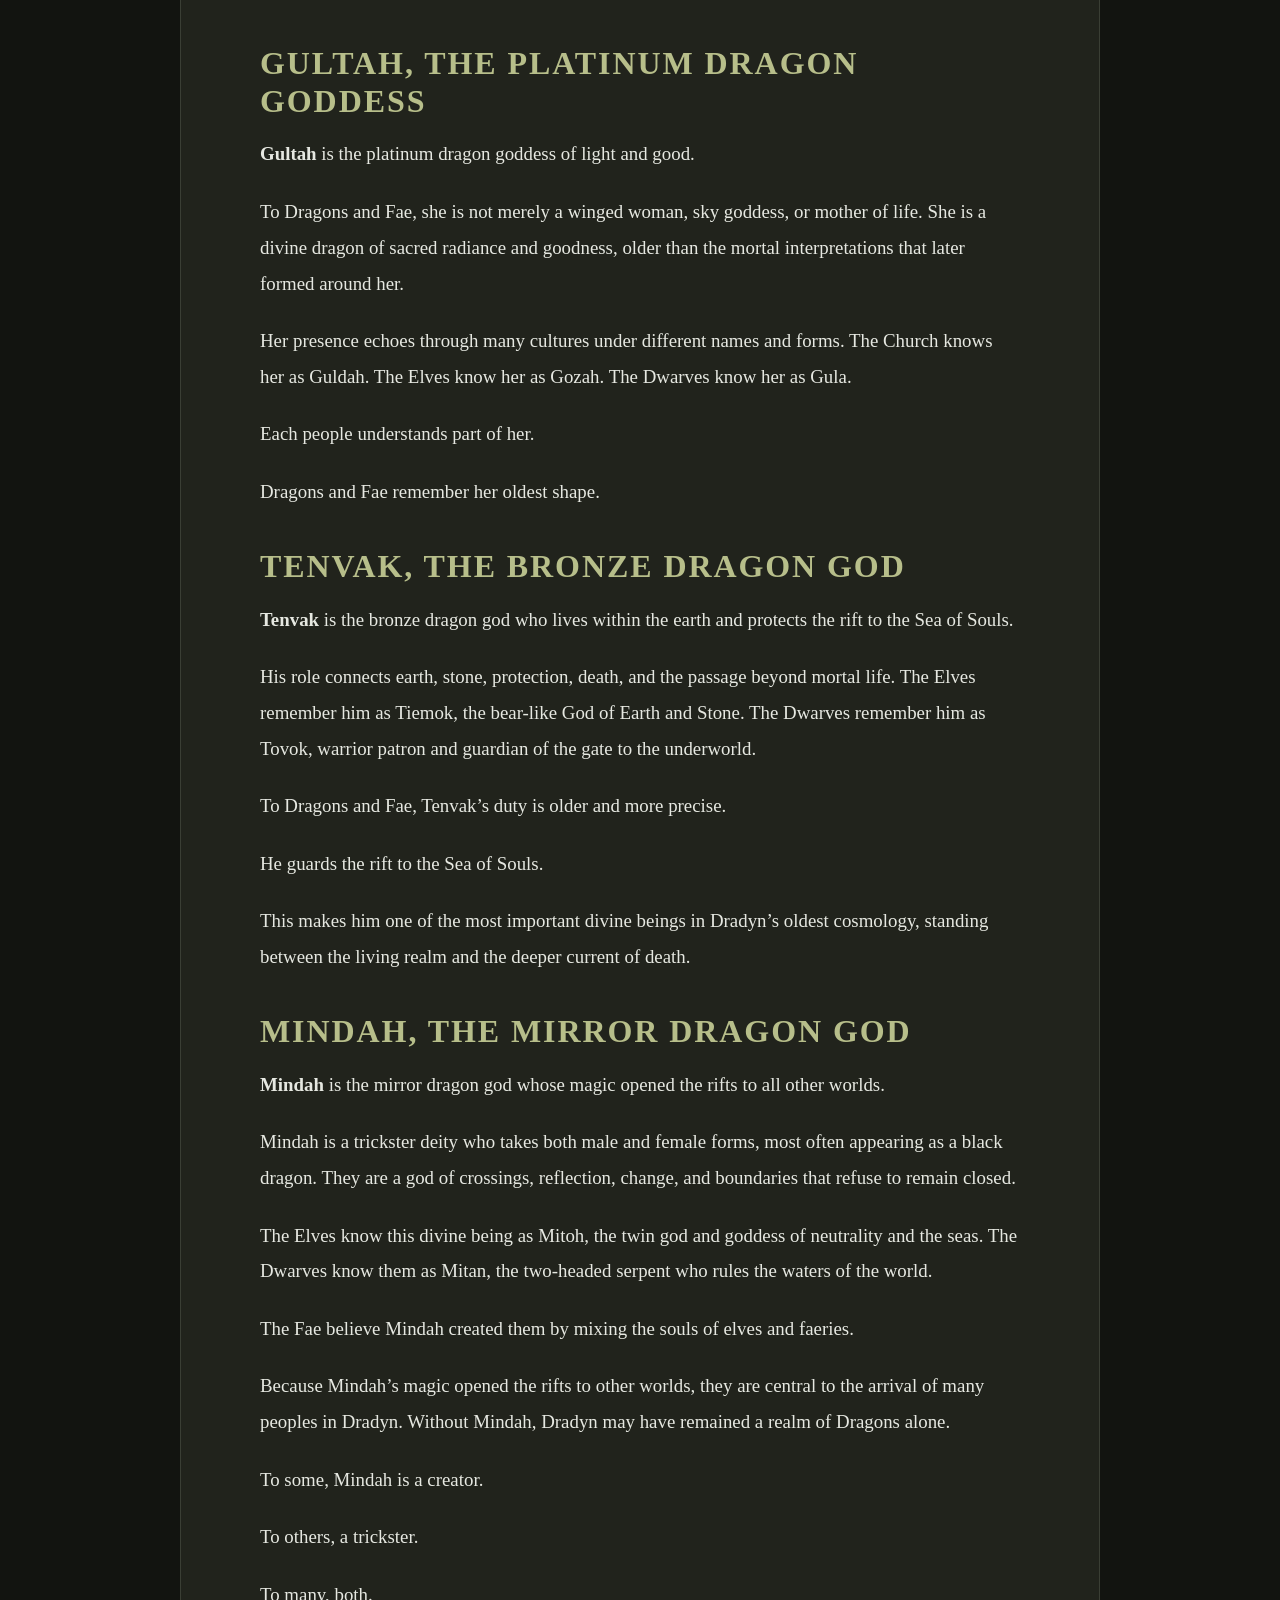
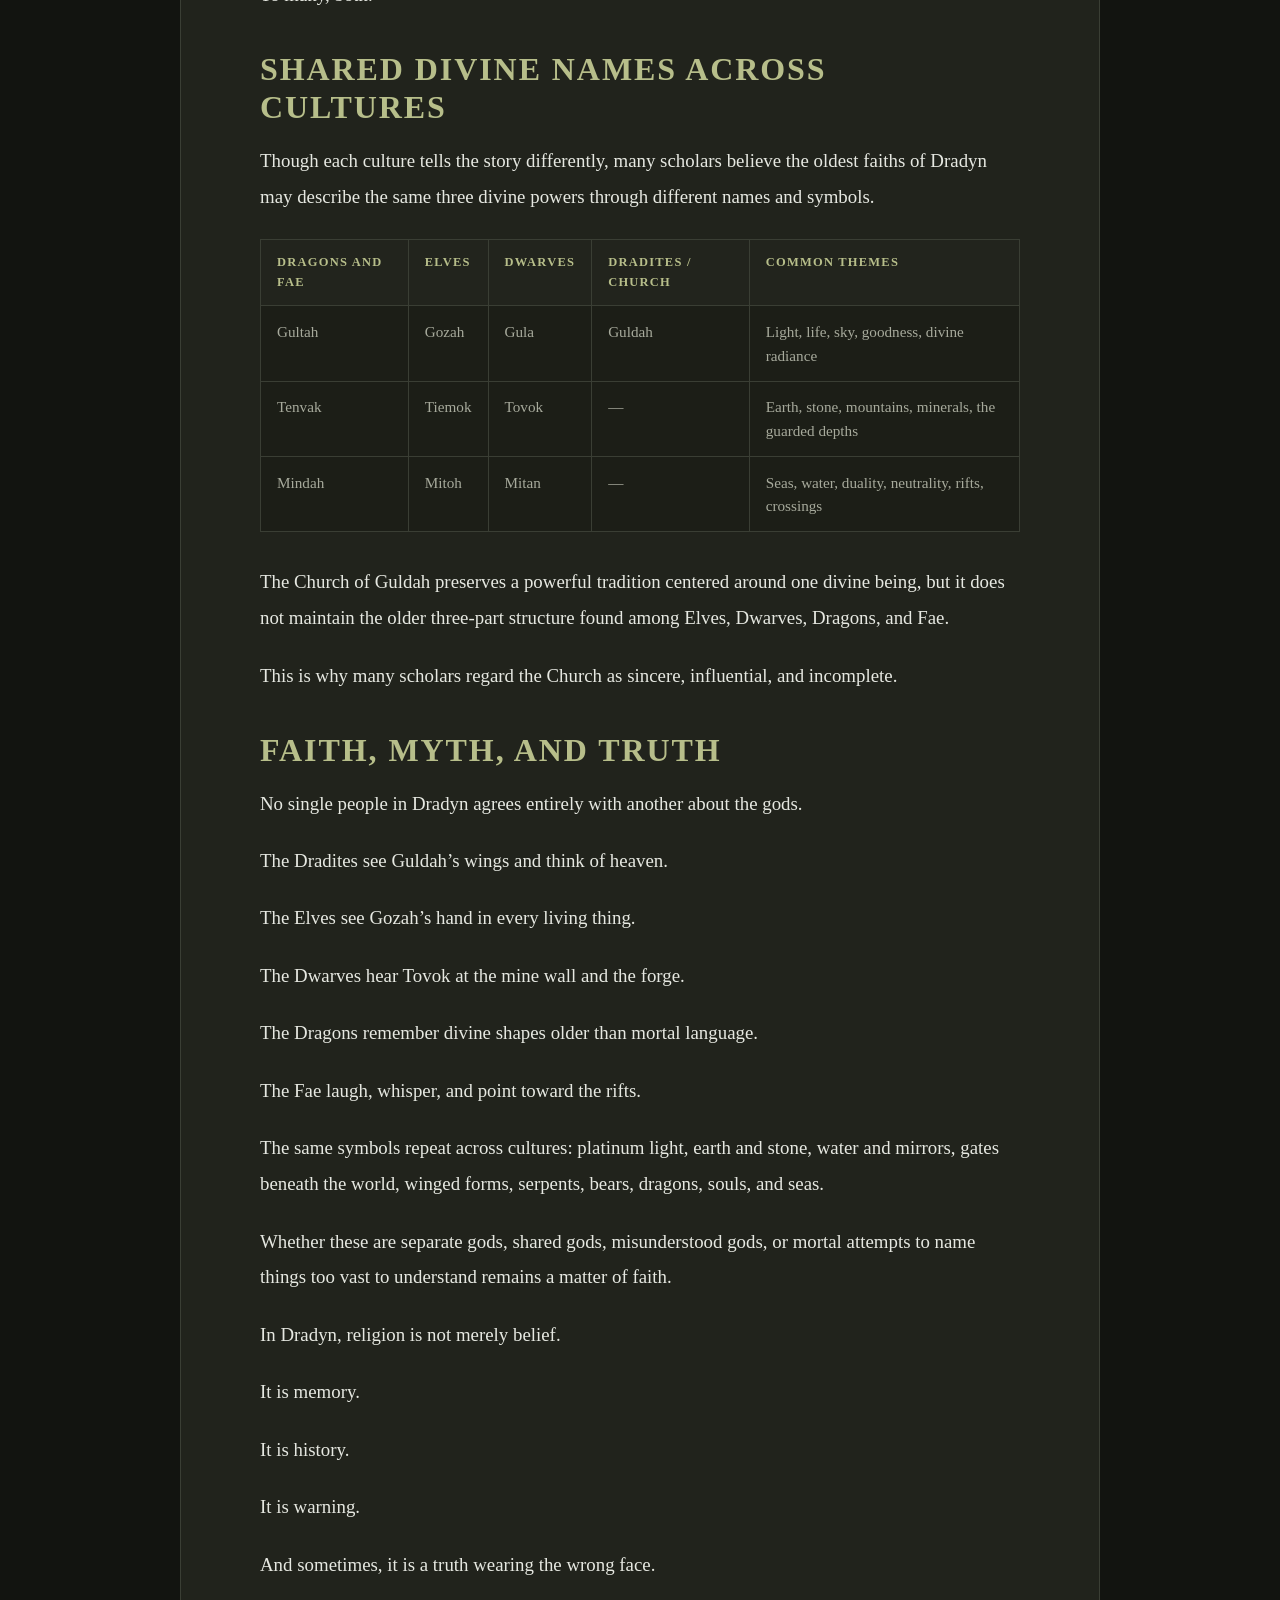
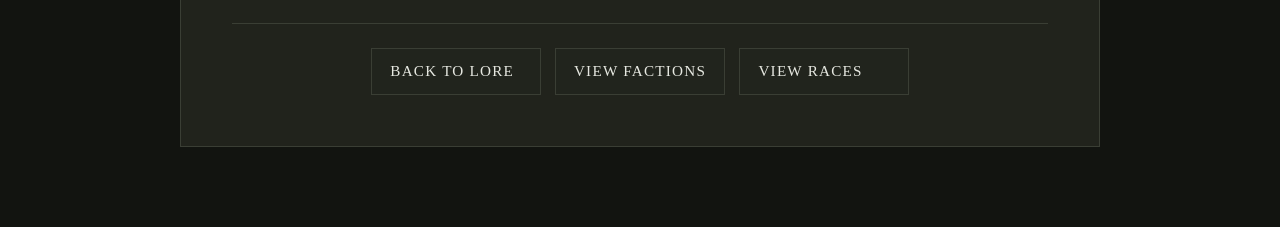
<file: faiths-mythology.html>
<!DOCTYPE html>
<html lang="en">
<head>
  <meta charset="UTF-8" />
  <meta name="viewport" content="width=device-width, initial-scale=1.0" />
  <title>Faiths &amp; Mythology | World of Dradyn</title>
  <link rel="stylesheet" href="styles.css" />
</head>
<body>

  <header class="site-header">
    <a class="site-logo" href="index.html">World of Dradyn</a>
    <nav class="site-nav" aria-label="Primary navigation">
      <a href="game.html">Game</a>
      <a href="story.html">Stories</a>
      <a href="lore.html">Lore</a>
      <a href="devlog.html">Devlog</a>
    </nav>
  </header>

  <main>
    <section class="page-hero compact-hero story-hero">
      <div class="hero-overlay"></div>
      <div class="hero-content">
        <p class="eyebrow">Lore</p>
        <h1>Faiths &amp; Mythology</h1>
        <p>The gods, myths, holy orders, ancient symbols, and conflicting beliefs that shape how Dradyn understands life, death, and the worlds beyond.</p>
        <div class="hero-buttons">
          <a href="#read" class="button primary">Read the Lore</a>
          <a href="lore.html" class="button">Back to Lore</a>
        </div>
      </div>
    </section>

    <section class="section-main" id="read">
      <div class="reading-container">
        <article class="reading-panel">
          <header class="reading-header">
            <p class="eyebrow">Gods, Myths, and Sacred Orders</p>
            <h2>Faiths &amp; Mythology</h2>
            <p class="reading-meta">Guldah • The Winged Ones • The Abyss • Elves • Dwarves • Dragons • Fae</p>
          </header>

          <div class="story-context-box">
            <h3>At a Glance</h3>
            <p>
              Faith in Dradyn is not a single doctrine. Dradites, Elves, Dwarves, Dragons, and Fae preserve overlapping but often contradictory beliefs about the gods, the Abyss, the Sea of Souls, and the oldest powers that shaped the realm.
            </p>
          </div>

          <div class="prose">
            <p>
              Across Dradyn, faith is not a single story.
            </p>
            <p>
              Every people carries its own understanding of the divine, shaped by history, homeland, fear, memory, and the oldest tales passed down through bloodlines. Some worship the gods as radiant beings of light and life. Others see them in stone, sea, war, craft, beasts, dragons, or the deep places beneath the world. Even when different cultures seem to speak of the same divine powers, they rarely agree on their names, forms, purposes, or place in the order of creation.
            </p>
            <p>
              To the Dradites, faith is often tied to the Church of Guldah, the heavens on high, and ancient stories of the Winged Ones.
            </p>
            <p>
              To the Elves, the gods are bound to life, nature, earth, sea, and the living balance of the world.
            </p>
            <p>
              To the Dwarves, the divine is found in stone, steel, war, sky, and the guarded gate beneath the earth.
            </p>
            <p>
              To Dragons and Fae, the oldest stories speak of divine dragons, rifts between worlds, and truths that predate the arrival of most peoples now living in Dradyn.
            </p>
            <p>
              These beliefs sometimes overlap. They often contradict each other.
            </p>
            <p>
              In Dradyn, both things may be true.
            </p>

            <h3>The Church of Guldah</h3>
            <p>
              Among the Dradites, the most widely known organized faith is the <strong>Church of Guldah</strong>.
            </p>
            <p>
              The Church traces its origins to <strong>Cormac Doherty</strong>, a revered religious founder who claimed to have received visions of <strong>Guldah</strong> as a radiant winged woman. These visions became the foundation of Church doctrine and shaped its teachings on divine light, mercy, judgment, salvation, and the heavens on high.
            </p>
            <p>
              To the faithful, Guldah is not an idea or metaphor. She is a real divine being who watches over the righteous and guides mortal souls toward the light. Her winged form is one of the most sacred images in Church art, appearing in stained glass, scripture, holy symbols, temple carvings, and knightly oaths.
            </p>
            <p>
              The Church teaches that those who live in righteousness may one day rise beyond the mortal world to dwell in the heavens on high beneath Guldah’s eternal radiance. It also teaches that corruption, cruelty, heresy, and wickedness may draw the soul downward toward the Abyss.
            </p>
            <p>
              The Church’s influence extends far beyond worship. Its teachings shape funeral customs, noble expectations, orphan care, public morality, and the way many Dradites understand the ancient gift of affinity. In many communities, the Church is both a spiritual authority and a powerful social institution.
            </p>
            <p>
              Yet the Church is not the same everywhere.
            </p>
            <p>
              Its geography shapes its practice. Its leaders shape its mercy. Its politics shape its reach. In one place, the Church may be a source of shelter and charity. In another, it may be a force of suspicion, control, or fear.
            </p>
            <p>
              At its best, the Church offers comfort, protection, and purpose.
            </p>
            <p>
              At its worst, it becomes a weapon in the hands of those who confuse power with holiness.
            </p>

            <h3>The Holy Knights</h3>
            <p>
              The <strong>Holy Knights</strong> are an unspoken sect of the Church of Guldah, operating primarily out of <strong>Aspil</strong>.
            </p>
            <p>
              They are not a public knightly order in the way most people understand the term. They do not exist for parades, noble tournaments, or open displays of holy authority. Most common folk know them only through rumor: armored exorcists, sacred investigators, monster hunters, spies of the Church, or agents sent when something has gone terribly wrong.
            </p>
            <p>
              Officially, little is said about them.
            </p>
            <p>
              Unofficially, their presence is feared.
            </p>
            <p>
              The Holy Knights investigate matters the Church considers too dangerous, too strange, or too politically sensitive for open involvement. This may include suspected possession, Daemonic influence, forbidden magic, occult activity, relic disturbances, corrupted holy sites, unexplained deaths, or larger threats that cross borders and institutions.
            </p>
            <p>
              They are not merely warriors. They are investigators, exorcists, interrogators, trackers, and covert agents of the faith. Their work often takes them far beyond Aspil, though their connection to the Church is not always openly declared.
            </p>
            <p>
              To the devout, the Holy Knights are a necessary shield against darkness.
            </p>
            <p>
              To skeptics, they are the Church’s hidden hand.
            </p>
            <p>
              To those who attract their attention, they may be the last warning before judgment arrives.
            </p>
            <p>
              It is important not to confuse the Holy Knights with the <strong>Celestial Order</strong>. The Holy Knights belong to the Church of Guldah. The Celestial Order belongs to Telmbrook’s Solar and Lunar knightly traditions. Both exist within the broader Telmbrook side of DeAhmn, but they are separate institutions with separate beliefs, origins, and authority.
            </p>

            <h3>The Winged Ones</h3>
            <p>
              Long before many modern doctrines were written, Dradite legend spoke of mysterious beings known as <strong>the Winged Ones</strong>.
            </p>
            <p>
              The Winged Ones are remembered as radiant figures who descended from beyond the mortal world in an age where history and myth are difficult to separate. According to tradition, they played a role in awakening or unlocking the hidden gifts of affinity among the Dradite people.
            </p>
            <p>
              Because affinity became central to noble bloodlines, magical inheritance, and the power structures of Dradite society, the Winged Ones hold a sacred place in Dradite memory.
            </p>
            <p>
              The Church teaches that the Winged Ones were messengers of Guldah, sent from the heavens on high to guide mortals toward divine purpose. This belief is strengthened by the fact that Guldah herself appeared in Cormac Doherty’s visions as a winged woman.
            </p>
            <p>
              To the faithful, the meaning is clear.
            </p>
            <p>
              Guldah has wings.
            </p>
            <p>
              The Winged Ones had wings.
            </p>
            <p>
              Therefore, the Winged Ones must have served Guldah’s heavenly will.
            </p>
            <p>
              Older stories are less certain.
            </p>
            <p>
              Some describe the Winged Ones as teachers. Others call them heralds, judges, saviors, or beings of terrible beauty. In some tales, they grant gifts. In others, they awaken what was already present. Some stories treat their arrival as a blessing. Others speak of it with awe, fear, or sorrow.
            </p>
            <p>
              Whatever they truly were, the Winged Ones changed Dradyn.
            </p>
            <p>
              Their legacy remains one of the great mysteries of the world.
            </p>

            <h3>The Abyss, Daemons, and the Twelve Hells</h3>
            <p>
              In Church doctrine, the <strong>Abyss</strong> is the realm below all light — a place of spiritual ruin, darkness, and damnation.
            </p>
            <p>
              Within or beneath it lie the <strong>Twelve Hells</strong>, terrifying domains said to be inhabited by <strong>Daemons</strong>. Priests describe Daemons as enemies of Guldah’s light: tempters, soul-thieves, corrupters, deceivers, and monsters that hunger for mortal souls.
            </p>
            <p>
              This belief appears throughout Church culture. Daemons are carved into temple stone as warnings. They appear in sermons as symbols of temptation. Parents invoke them in cautionary tales. Holy Knights train to resist them. The faithful pray that their souls will rise beyond their reach.
            </p>
            <p>
              In the Church’s view, the order of the universe is simple:
            </p>
            <p>
              Guldah and the heavens wait above.
            </p>
            <p>
              Daemons and the Abyss wait below.
            </p>
            <p>
              Mortal souls stand between them.
            </p>
            <p>
              But not all peoples understand the Abyss this way.
            </p>
            <p>
              Among scholars, older cultures, and certain arcane circles, there are whispers that the Abyss may not be merely a place of punishment. Some traditions describe it as a realm tied to death itself — a vast and ancient place connected to the passage of souls.
            </p>
            <p>
              These accounts speak of the <strong>Sea of Souls</strong>, an endless spiritual expanse where the dead are drawn after leaving mortal life behind. Whether this sea is a place of judgment, transformation, rest, imprisonment, or transition depends on which tradition tells the story.
            </p>
            <p>
              The Church rejects many of these interpretations as dangerous speculation.
            </p>
            <p>
              Yet the question remains:
            </p>
            <p>
              Is the Abyss truly a realm of evil?
            </p>
            <p>
              Or have mortals mistaken terror for wickedness?
            </p>

            <h3>The Elven Faith</h3>
            <p>
              The Elves were drawn into Dradyn long before the Dradites, arriving only a few hundred years after the realm first came into existence. Their beliefs are among the oldest surviving faiths practiced by mortal peoples.
            </p>
            <p>
              Elven theology centers on three divine beings: <strong>Gozah</strong>, <strong>Tiemok</strong>, and <strong>Mitoh</strong>.
            </p>

            <h3>Gozah, Goddess of Life</h3>
            <p>
              To the Elves, <strong>Gozah</strong> is the Goddess of Life.
            </p>
            <p>
              She is described as a great high elf woman of unmatched beauty, with long platinum braids and a presence that fills the living world with quiet radiance. She is also said to shapeshift into a great owl, a form associated with wisdom, watchfulness, the sky, and the protection of natural life.
            </p>
            <p>
              Gozah is the mother of all natural things. She is present in birth, growth, renewal, healing, and the sacred breath of the wild.
            </p>
            <p>
              Where the Church of Guldah speaks of heavenly light and salvation, the Elves speak of life itself.
            </p>

            <h3>Tiemok, God of Earth and Stone</h3>
            <p>
              <strong>Tiemok</strong> is the Elven God of Earth and Stone.
            </p>
            <p>
              He is said to appear as a giant bear whose strength forms the lands, mountains, valleys, and deep foundations of the world. His body is the patience of stone. His movement shapes the earth.
            </p>
            <p>
              Elven tradition teaches that Tiemok’s love for Gozah brings forth all things green. From the joining of life and earth come forests, roots, moss, flowers, and the sacred abundance of the natural world.
            </p>
            <p>
              Tiemok is not only the land beneath the Elves.
            </p>
            <p>
              He is the strength that allows life to take root.
            </p>

            <h3>Mitoh, Twin Deity of Neutrality and the Seas</h3>
            <p>
              <strong>Mitoh</strong> is the Elven twin god and goddess of neutrality and the seas.
            </p>
            <p>
              Elven stories describe Mitoh as appearing in two mirrored forms: a high elf woman with red hair and a low elf man with purple skin and white hair. These are not considered separate gods, but twin expressions of one divine being.
            </p>
            <p>
              Mitoh governs the seas, balance, movement, instinct, and all living fauna. Predator and prey, storm and calm, hunger and birth, migration and death all belong to Mitoh’s domain.
            </p>
            <p>
              To the Elves, Mitoh is not good or evil.
            </p>
            <p>
              Mitoh is balance.
            </p>

            <h3>The Dwarven Faith</h3>
            <p>
              The Dwarves were also drawn into Dradyn long before the Dradites, and their faith preserves another ancient interpretation of the same divine powers worshiped by the Elves.
            </p>
            <p>
              Dwarven theology centers on <strong>Tovok</strong>, <strong>Gula</strong>, and <strong>Mitan</strong>.
            </p>
            <p>
              Where the Elves place life and nature at the center of worship, the Dwarves place greatest importance on stone, war, craft, mining, and the guarded depths beneath the world.
            </p>

            <h3>Tovok, God of the Gate, War, and Fine Minerals</h3>
            <p>
              <strong>Tovok</strong> is the Dwarven patron god and the most important figure in their faith.
            </p>
            <p>
              He is depicted as a massive dwarf with a great beard, wearing the hides of a bear. In some stories, he can take the form of a bear himself.
            </p>
            <p>
              Tovok is the God of the Gate to the Underworld, the Dwarven understanding of the deep realm beyond mortal life. He is also the god of war, endurance, fine minerals, mining, metallurgy, and the treasures hidden beneath the earth.
            </p>
            <p>
              Dwarves pray to Tovok before entering mines, forging weapons, marching to battle, or beginning great works of craft. His favor is believed to bring strong ore, clean metal, steady hands, and survival in the depths.
            </p>
            <p>
              To the Dwarves, Tovok stands at the threshold between the living world and the deep places below.
            </p>

            <h3>Gula, Goddess of the Sky</h3>
            <p>
              <strong>Gula</strong> is the Dwarven Goddess of the Sky and the wife of Tovok.
            </p>
            <p>
              She is represented as a grand platinum bird, radiant and distant, watching from above while Tovok holds the earth and guards the gate below.
            </p>
            <p>
              The Dwarves honor Gula as part of the divine order, but they do not place her at the center of their faith the way the Church places Guldah. To the Dwarves, she is sky, light, distance, and sacred balance — the high counterpart to Tovok’s strength beneath the world.
            </p>

            <h3>Mitan, the Two-Headed Serpent</h3>
            <p>
              <strong>Mitan</strong> is a giant two-headed serpent who rules the sea and is responsible for all the world’s water.
            </p>
            <p>
              To Dwarves, water is both blessing and danger. It fills underground springs, feeds rivers, floods mines, hides caverns, and wears away even the strongest stone. Mitan is therefore respected, feared, and approached with caution.
            </p>
            <p>
              The two heads of Mitan represent the double nature of water: life-giving and destructive, necessary and treacherous, calm and overwhelming.
            </p>

            <h3>The Faith of Dragons and Fae</h3>
            <p>
              The oldest beliefs in Dradyn belong to the Dragons and the Fae.
            </p>
            <p>
              The Dragons were the first beings to roam the realm, and for a time they were its only inhabitants. Within the first hundred years of Dradyn’s existence, the Fae joined them. Because of this, the traditions of Dragons and Fae are considered the closest surviving faiths to the beginning of the realm.
            </p>
            <p>
              Both Dragons and Fae believe in three divine dragon gods: <strong>Gultah</strong>, <strong>Tenvak</strong>, and <strong>Mindah</strong>.
            </p>

            <h3>Gultah, the Platinum Dragon Goddess</h3>
            <p>
              <strong>Gultah</strong> is the platinum dragon goddess of light and good.
            </p>
            <p>
              To Dragons and Fae, she is not merely a winged woman, sky goddess, or mother of life. She is a divine dragon of sacred radiance and goodness, older than the mortal interpretations that later formed around her.
            </p>
            <p>
              Her presence echoes through many cultures under different names and forms. The Church knows her as Guldah. The Elves know her as Gozah. The Dwarves know her as Gula.
            </p>
            <p>
              Each people understands part of her.
            </p>
            <p>
              Dragons and Fae remember her oldest shape.
            </p>

            <h3>Tenvak, the Bronze Dragon God</h3>
            <p>
              <strong>Tenvak</strong> is the bronze dragon god who lives within the earth and protects the rift to the Sea of Souls.
            </p>
            <p>
              His role connects earth, stone, protection, death, and the passage beyond mortal life. The Elves remember him as Tiemok, the bear-like God of Earth and Stone. The Dwarves remember him as Tovok, warrior patron and guardian of the gate to the underworld.
            </p>
            <p>
              To Dragons and Fae, Tenvak’s duty is older and more precise.
            </p>
            <p>
              He guards the rift to the Sea of Souls.
            </p>
            <p>
              This makes him one of the most important divine beings in Dradyn’s oldest cosmology, standing between the living realm and the deeper current of death.
            </p>

            <h3>Mindah, the Mirror Dragon God</h3>
            <p>
              <strong>Mindah</strong> is the mirror dragon god whose magic opened the rifts to all other worlds.
            </p>
            <p>
              Mindah is a trickster deity who takes both male and female forms, most often appearing as a black dragon. They are a god of crossings, reflection, change, and boundaries that refuse to remain closed.
            </p>
            <p>
              The Elves know this divine being as Mitoh, the twin god and goddess of neutrality and the seas. The Dwarves know them as Mitan, the two-headed serpent who rules the waters of the world.
            </p>
            <p>
              The Fae believe Mindah created them by mixing the souls of elves and faeries.
            </p>
            <p>
              Because Mindah’s magic opened the rifts to other worlds, they are central to the arrival of many peoples in Dradyn. Without Mindah, Dradyn may have remained a realm of Dragons alone.
            </p>
            <p>
              To some, Mindah is a creator.
            </p>
            <p>
              To others, a trickster.
            </p>
            <p>
              To many, both.
            </p>

            <h3>Shared Divine Names Across Cultures</h3>
            <p>
              Though each culture tells the story differently, many scholars believe the oldest faiths of Dradyn may describe the same three divine powers through different names and symbols.
            </p>

            <div class="lore-table-wrap">
              <table class="lore-table">
                <thead>
                  <tr>
                    <th>Dragons and Fae</th>
                    <th>Elves</th>
                    <th>Dwarves</th>
                    <th>Dradites / Church</th>
                    <th>Common Themes</th>
                  </tr>
                </thead>
                <tbody>
                  <tr>
                    <td>Gultah</td>
                    <td>Gozah</td>
                    <td>Gula</td>
                    <td>Guldah</td>
                    <td>Light, life, sky, goodness, divine radiance</td>
                  </tr>
                  <tr>
                    <td>Tenvak</td>
                    <td>Tiemok</td>
                    <td>Tovok</td>
                    <td>—</td>
                    <td>Earth, stone, mountains, minerals, the guarded depths</td>
                  </tr>
                  <tr>
                    <td>Mindah</td>
                    <td>Mitoh</td>
                    <td>Mitan</td>
                    <td>—</td>
                    <td>Seas, water, duality, neutrality, rifts, crossings</td>
                  </tr>
                </tbody>
              </table>
            </div>

            <p>
              The Church of Guldah preserves a powerful tradition centered around one divine being, but it does not maintain the older three-part structure found among Elves, Dwarves, Dragons, and Fae.
            </p>
            <p>
              This is why many scholars regard the Church as sincere, influential, and incomplete.
            </p>

            <h3>Faith, Myth, and Truth</h3>
            <p>
              No single people in Dradyn agrees entirely with another about the gods.
            </p>
            <p>
              The Dradites see Guldah’s wings and think of heaven.
            </p>
            <p>
              The Elves see Gozah’s hand in every living thing.
            </p>
            <p>
              The Dwarves hear Tovok at the mine wall and the forge.
            </p>
            <p>
              The Dragons remember divine shapes older than mortal language.
            </p>
            <p>
              The Fae laugh, whisper, and point toward the rifts.
            </p>
            <p>
              The same symbols repeat across cultures: platinum light, earth and stone, water and mirrors, gates beneath the world, winged forms, serpents, bears, dragons, souls, and seas.
            </p>
            <p>
              Whether these are separate gods, shared gods, misunderstood gods, or mortal attempts to name things too vast to understand remains a matter of faith.
            </p>
            <p>
              In Dradyn, religion is not merely belief.
            </p>
            <p>
              It is memory.
            </p>
            <p>
              It is history.
            </p>
            <p>
              It is warning.
            </p>
            <p>
              And sometimes, it is a truth wearing the wrong face.
            </p>
          </div>

          <footer class="reading-footer">
            <a href="lore.html" class="button">Back to Lore</a>
            <a href="factions.html" class="button">View Factions</a>
            <a href="races.html" class="button">View Races</a>
          </footer>
        </article>
      </div>
    </section>
  </main>

</body>
</html>
</file>
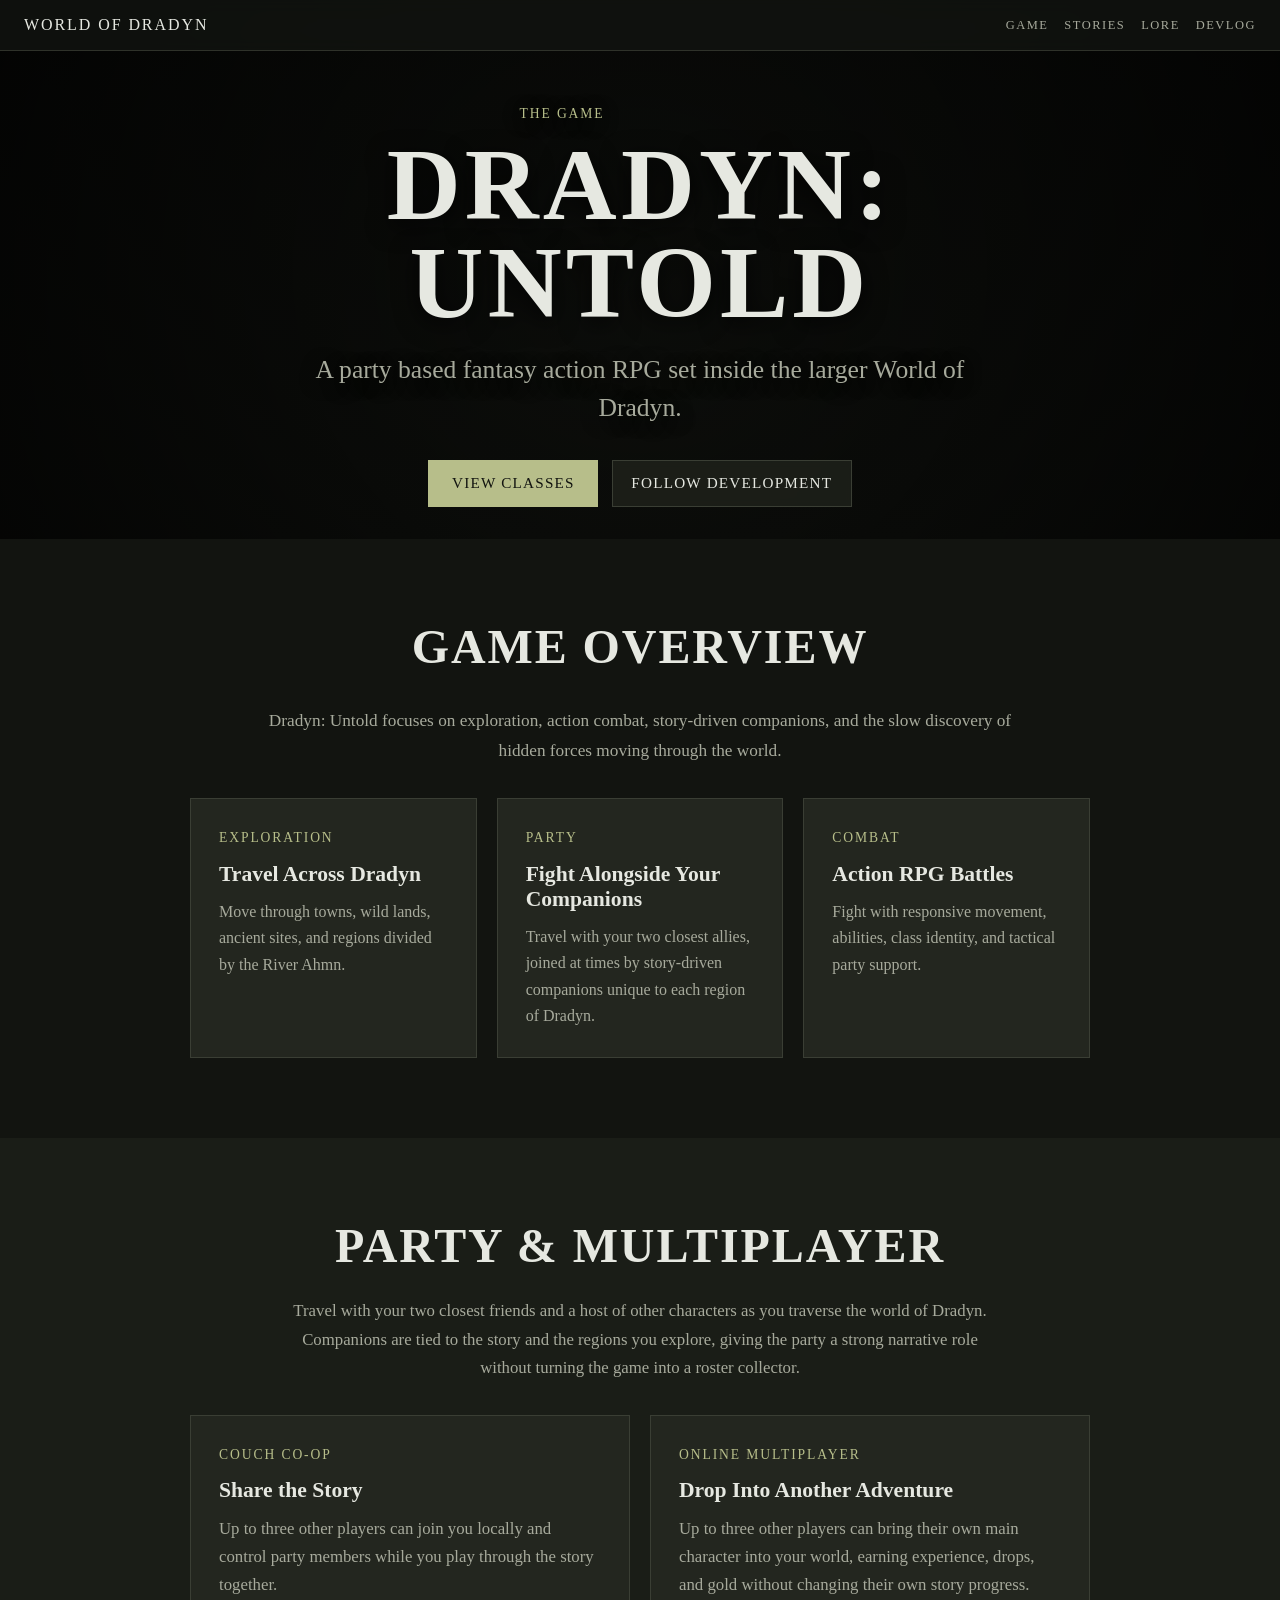
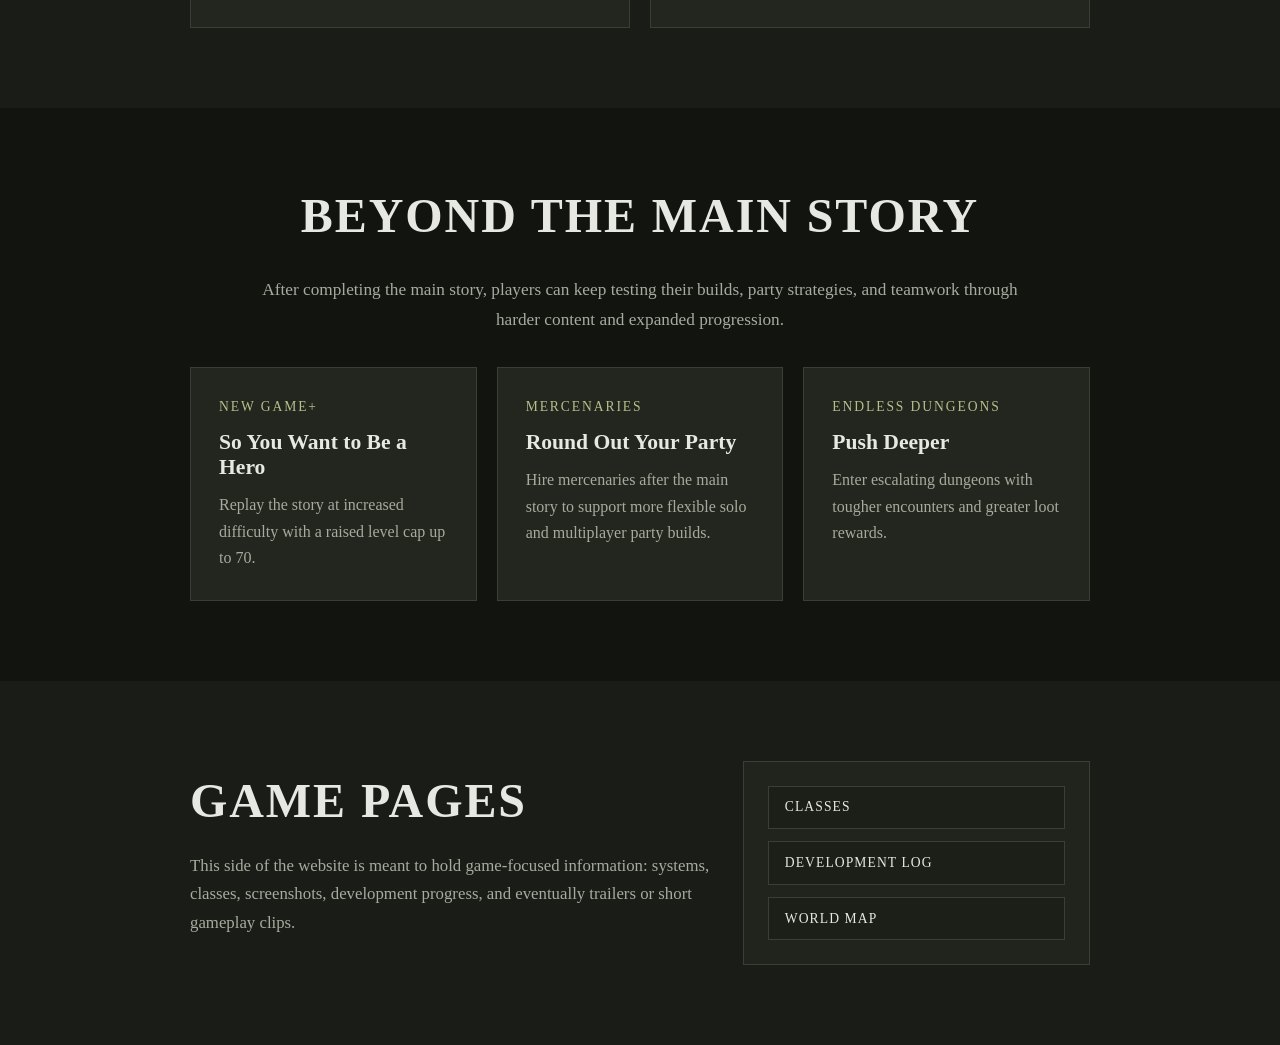
<file: game.html>
<!DOCTYPE html>
<html lang="en">
<head>
  <meta charset="UTF-8" />
  <meta name="viewport" content="width=device-width, initial-scale=1.0" />
  <title>Dradyn: Untold | World of Dradyn</title>
  <link rel="stylesheet" href="styles.css" />
</head>
<body>

  <header class="site-header">
    <a class="site-logo" href="index.html">World of Dradyn</a>
    <nav class="site-nav" aria-label="Primary navigation">
      <a href="game.html">Game</a>
      <a href="story.html">Stories</a>
      <a href="lore.html">Lore</a>
      <a href="devlog.html">Devlog</a>
    </nav>
  </header>

  <main>
    <section class="page-hero compact-hero">
      <div class="hero-overlay"></div>
      <div class="hero-content">
        <p class="eyebrow">The Game</p>
        <h1>Dradyn: Untold</h1>
        <p>A party based fantasy action RPG set inside the larger World of Dradyn.</p>
        <div class="hero-buttons">
          <a href="classes.html" class="button primary">View Classes</a>
          <a href="devlog.html" class="button">Follow Development</a>
        </div>
      </div>
    </section>

    <section class="section-main">
      <div class="container">
        <h2>Game Overview</h2>
        <p class="lead-copy">
          Dradyn: Untold focuses on exploration, action combat, story-driven companions, and the slow discovery of hidden forces moving through the world.
        </p>

        <div class="feature-grid three-column">
          <article class="feature-card">
            <p class="eyebrow">Exploration</p>
            <h3>Travel Across Dradyn</h3>
            <p>Move through towns, wild lands, ancient sites, and regions divided by the River Ahmn.</p>
          </article>

          <article class="feature-card">
            <p class="eyebrow">Party</p>
            <h3>Fight Alongside Your Companions</h3>
            <p>Travel with your two closest allies, joined at times by story-driven companions unique to each region of Dradyn.</p>
          </article>

          <article class="feature-card">
            <p class="eyebrow">Combat</p>
            <h3>Action RPG Battles</h3>
            <p>Fight with responsive movement, abilities, class identity, and tactical party support.</p>
          </article>
        </div>
      </div>
    </section>

    <section class="section-dark">
      <div class="container">
        <h2>Party &amp; Multiplayer</h2>
        <p class="lead-copy">
          Travel with your two closest friends and a host of other characters as you traverse the world of Dradyn.
          Companions are tied to the story and the regions you explore, giving the party a strong narrative role without turning the game into a roster collector.
        </p>

        <div class="feature-grid two-column">
          <article class="feature-card">
            <p class="eyebrow">Couch Co-Op</p>
            <h3>Share the Story</h3>
            <p>Up to three other players can join you locally and control party members while you play through the story together.</p>
          </article>

          <article class="feature-card">
            <p class="eyebrow">Online Multiplayer</p>
            <h3>Drop Into Another Adventure</h3>
            <p>Up to three other players can bring their own main character into your world, earning experience, drops, and gold without changing their own story progress.</p>
          </article>
        </div>
      </div>
    </section>

    <section class="section-main">
      <div class="container">
        <h2>Beyond the Main Story</h2>
        <p class="lead-copy">
          After completing the main story, players can keep testing their builds, party strategies, and teamwork through harder content and expanded progression.
        </p>

        <div class="feature-grid three-column">
          <article class="feature-card">
            <p class="eyebrow">New Game+</p>
            <h3>So You Want to Be a Hero</h3>
            <p>Replay the story at increased difficulty with a raised level cap up to 70.</p>
          </article>

          <article class="feature-card">
            <p class="eyebrow">Mercenaries</p>
            <h3>Round Out Your Party</h3>
            <p>Hire mercenaries after the main story to support more flexible solo and multiplayer party builds.</p>
          </article>

          <article class="feature-card">
            <p class="eyebrow">Endless Dungeons</p>
            <h3>Push Deeper</h3>
            <p>Enter escalating dungeons with tougher encounters and greater loot rewards.</p>
          </article>
        </div>
      </div>
    </section>

    <section class="section-dark">
      <div class="container split-section">
        <div>
          <h2>Game Pages</h2>
          <p>
            This side of the website is meant to hold game-focused information: systems, classes, screenshots, development progress, and eventually trailers or short gameplay clips.
          </p>
        </div>

        <div class="link-panel">
          <a href="classes.html">Classes</a>
          <a href="devlog.html">Development Log</a>
          <a href="index.html#world">World Map</a>
        </div>
      </div>
    </section>
  </main>

</body>
</html>
</file>
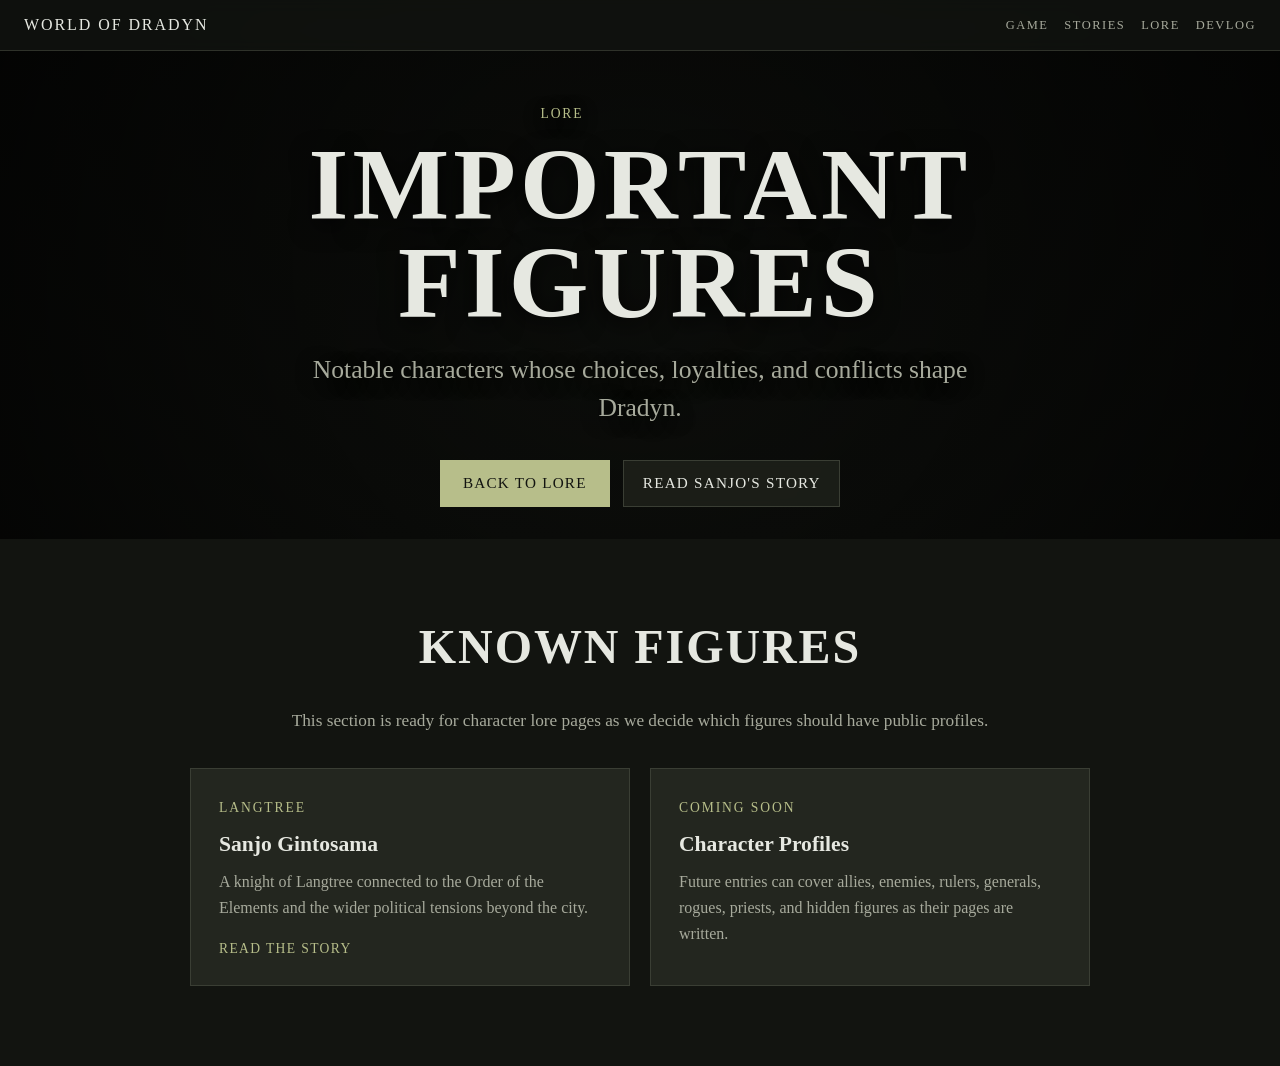
<file: important-figures.html>
<!DOCTYPE html>
<html lang="en">
<head>
  <meta charset="UTF-8" />
  <meta name="viewport" content="width=device-width, initial-scale=1.0" />
  <title>Important Figures | World of Dradyn</title>
  <link rel="stylesheet" href="styles.css" />
</head>
<body>

  <header class="site-header">
    <a class="site-logo" href="index.html">World of Dradyn</a>
    <nav class="site-nav" aria-label="Primary navigation">
      <a href="game.html">Game</a>
      <a href="story.html">Stories</a>
      <a href="lore.html">Lore</a>
      <a href="devlog.html">Devlog</a>
    </nav>
  </header>

  <main>
    <section class="page-hero compact-hero">
      <div class="hero-overlay"></div>
      <div class="hero-content">
        <p class="eyebrow">Lore</p>
        <h1>Important Figures</h1>
        <p>Notable characters whose choices, loyalties, and conflicts shape Dradyn.</p>
        <div class="hero-buttons">
          <a href="lore.html" class="button primary">Back to Lore</a>
          <a href="a-knight-of-langtree-sanjo.html" class="button">Read Sanjo's Story</a>
        </div>
      </div>
    </section>

    <section class="section-main">
      <div class="container">
        <h2>Known Figures</h2>
        <p class="lead-copy">
          This section is ready for character lore pages as we decide which figures should have public profiles.
        </p>

        <div class="feature-grid two-column">
          <article class="feature-card">
            <p class="eyebrow">Langtree</p>
            <h3>Sanjo Gintosama</h3>
            <p>A knight of Langtree connected to the Order of the Elements and the wider political tensions beyond the city.</p>
            <a href="a-knight-of-langtree-sanjo.html" class="text-link">Read the story</a>
          </article>

          <article class="feature-card">
            <p class="eyebrow">Coming Soon</p>
            <h3>Character Profiles</h3>
            <p>Future entries can cover allies, enemies, rulers, generals, rogues, priests, and hidden figures as their pages are written.</p>
          </article>
        </div>
      </div>
    </section>
  </main>

</body>
</html>
</file>
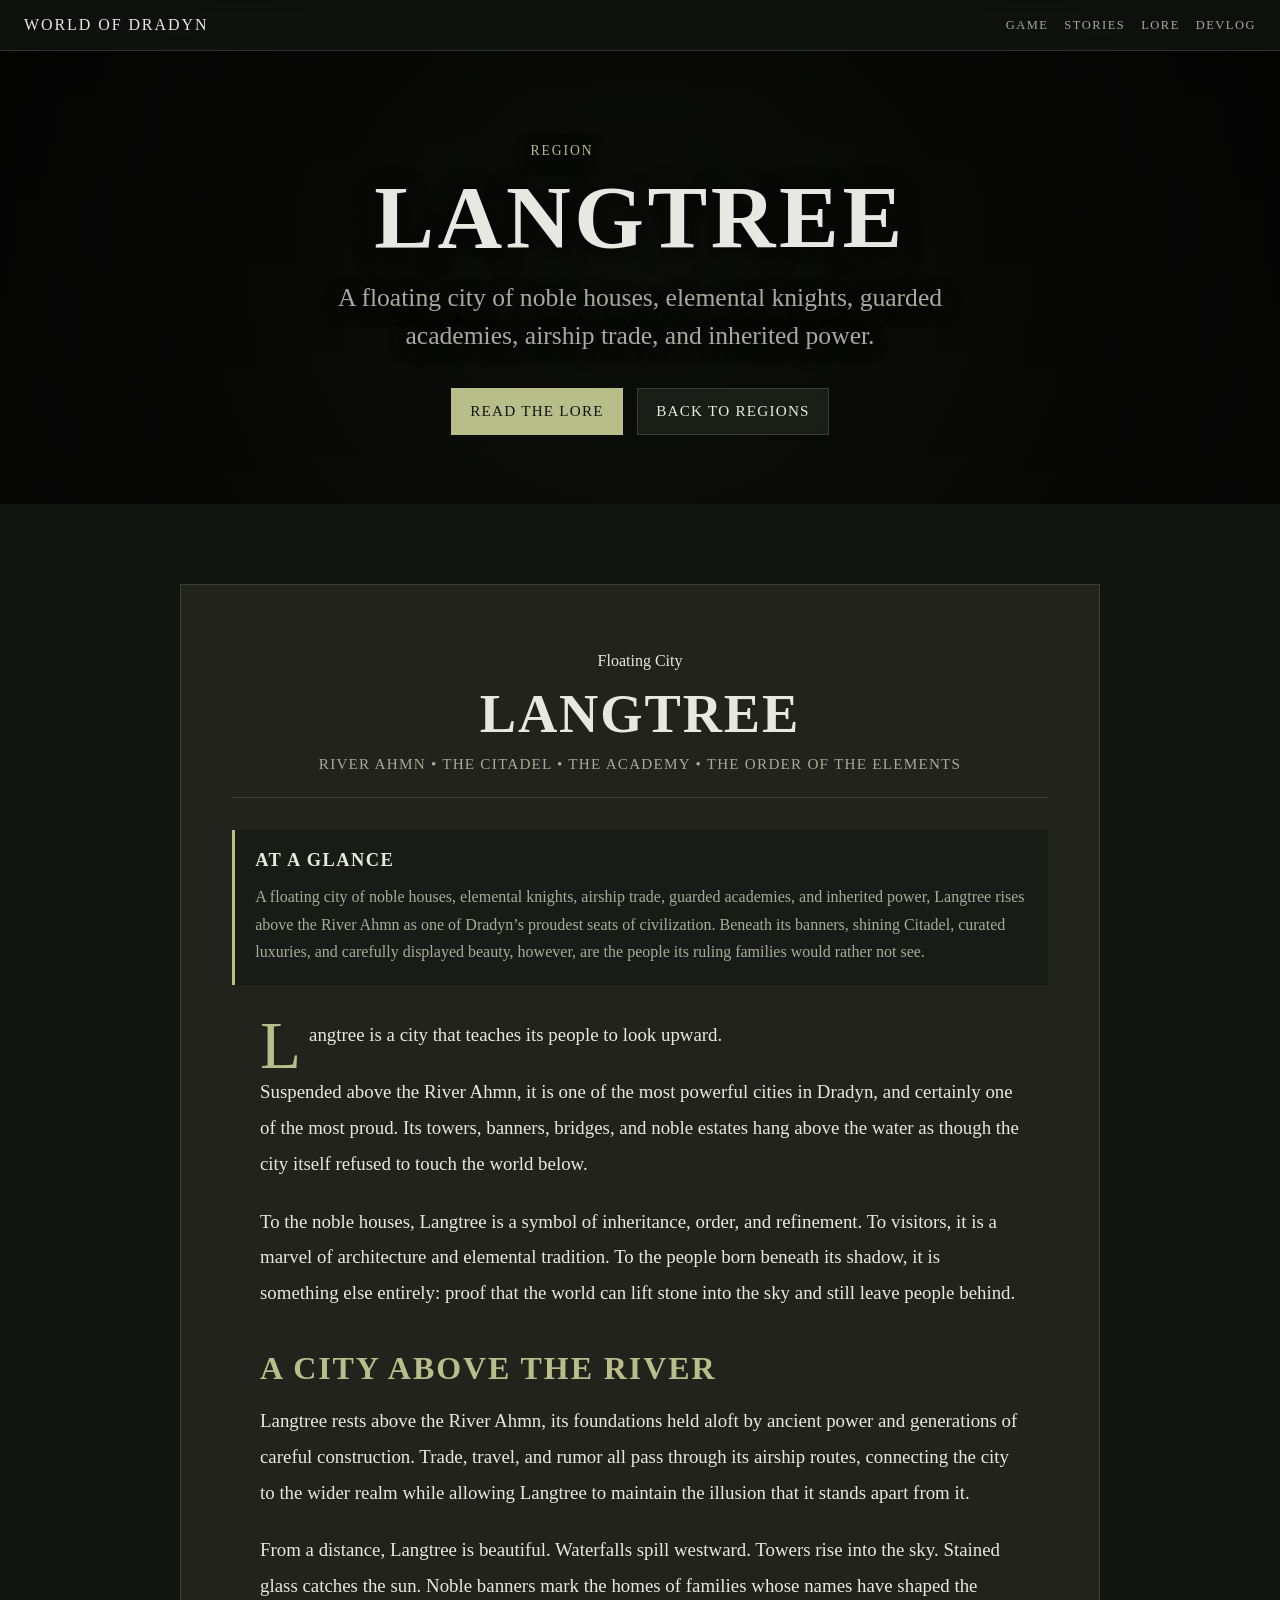
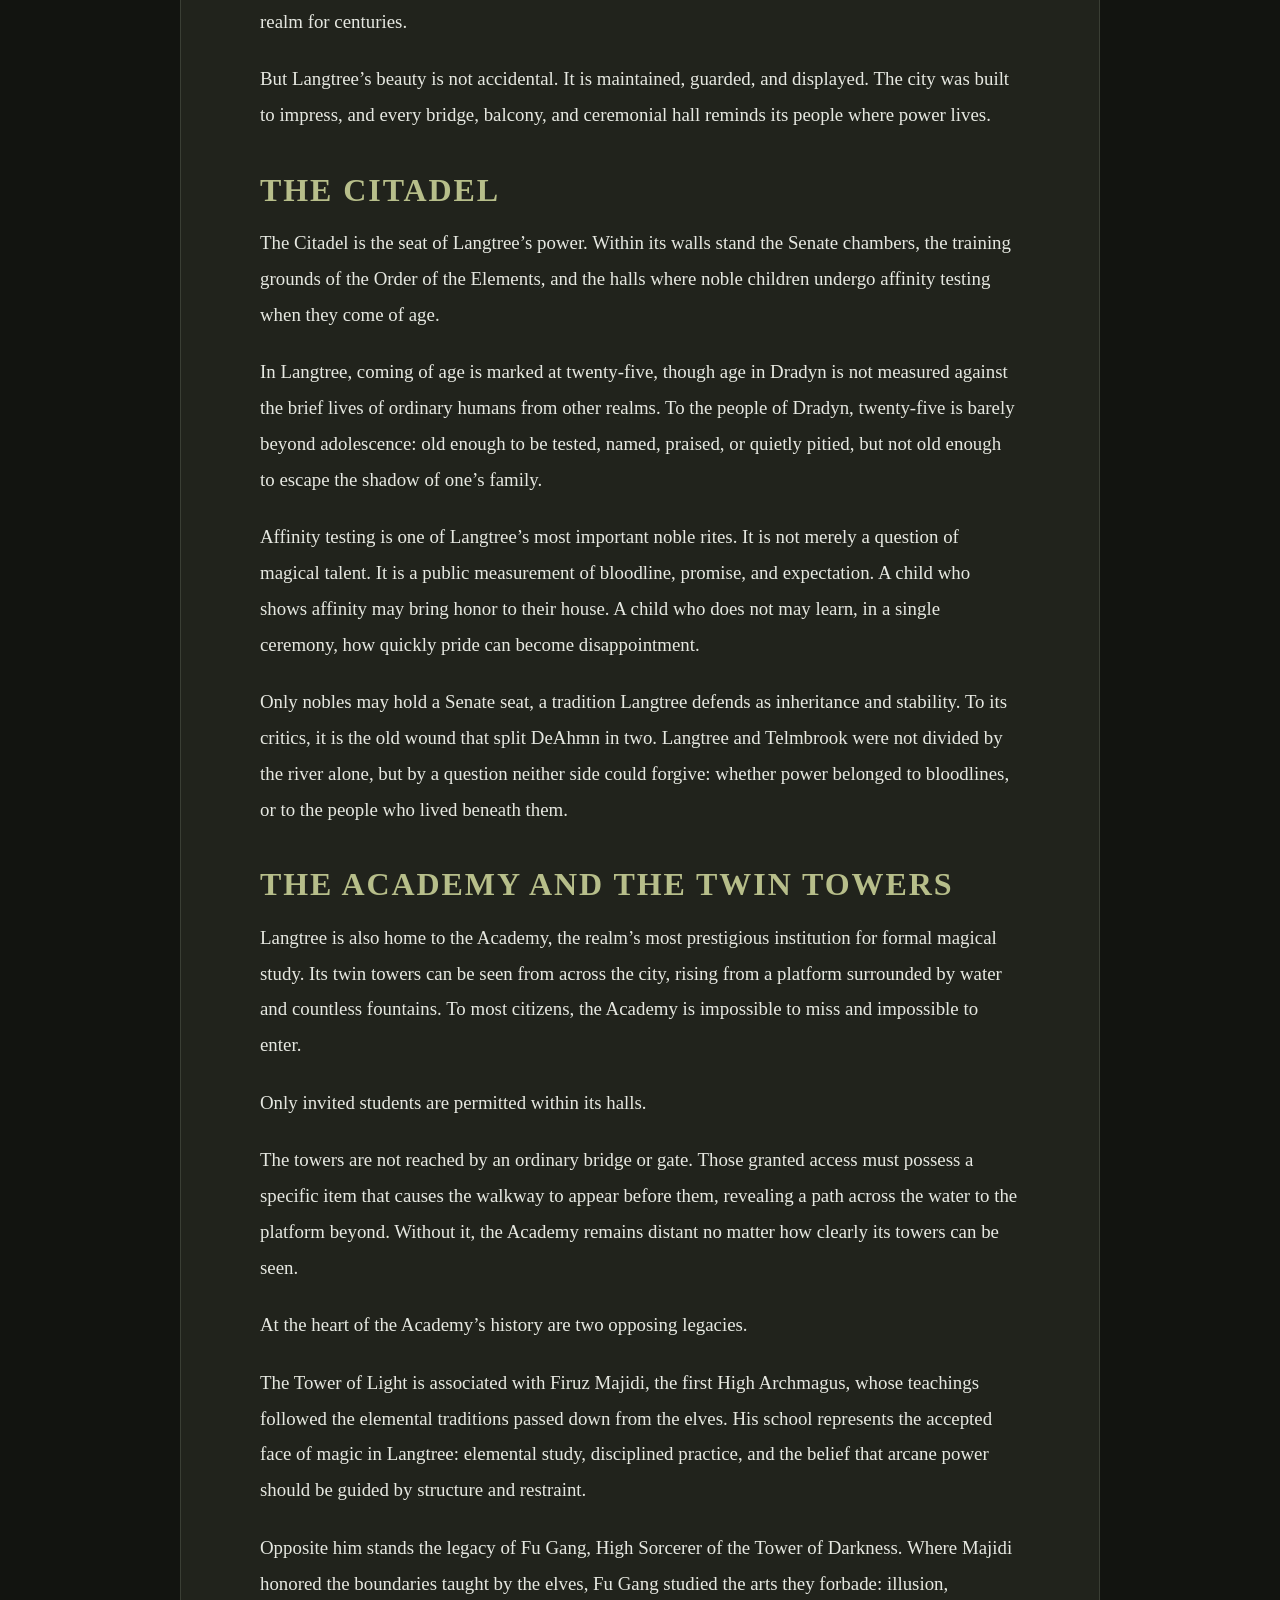
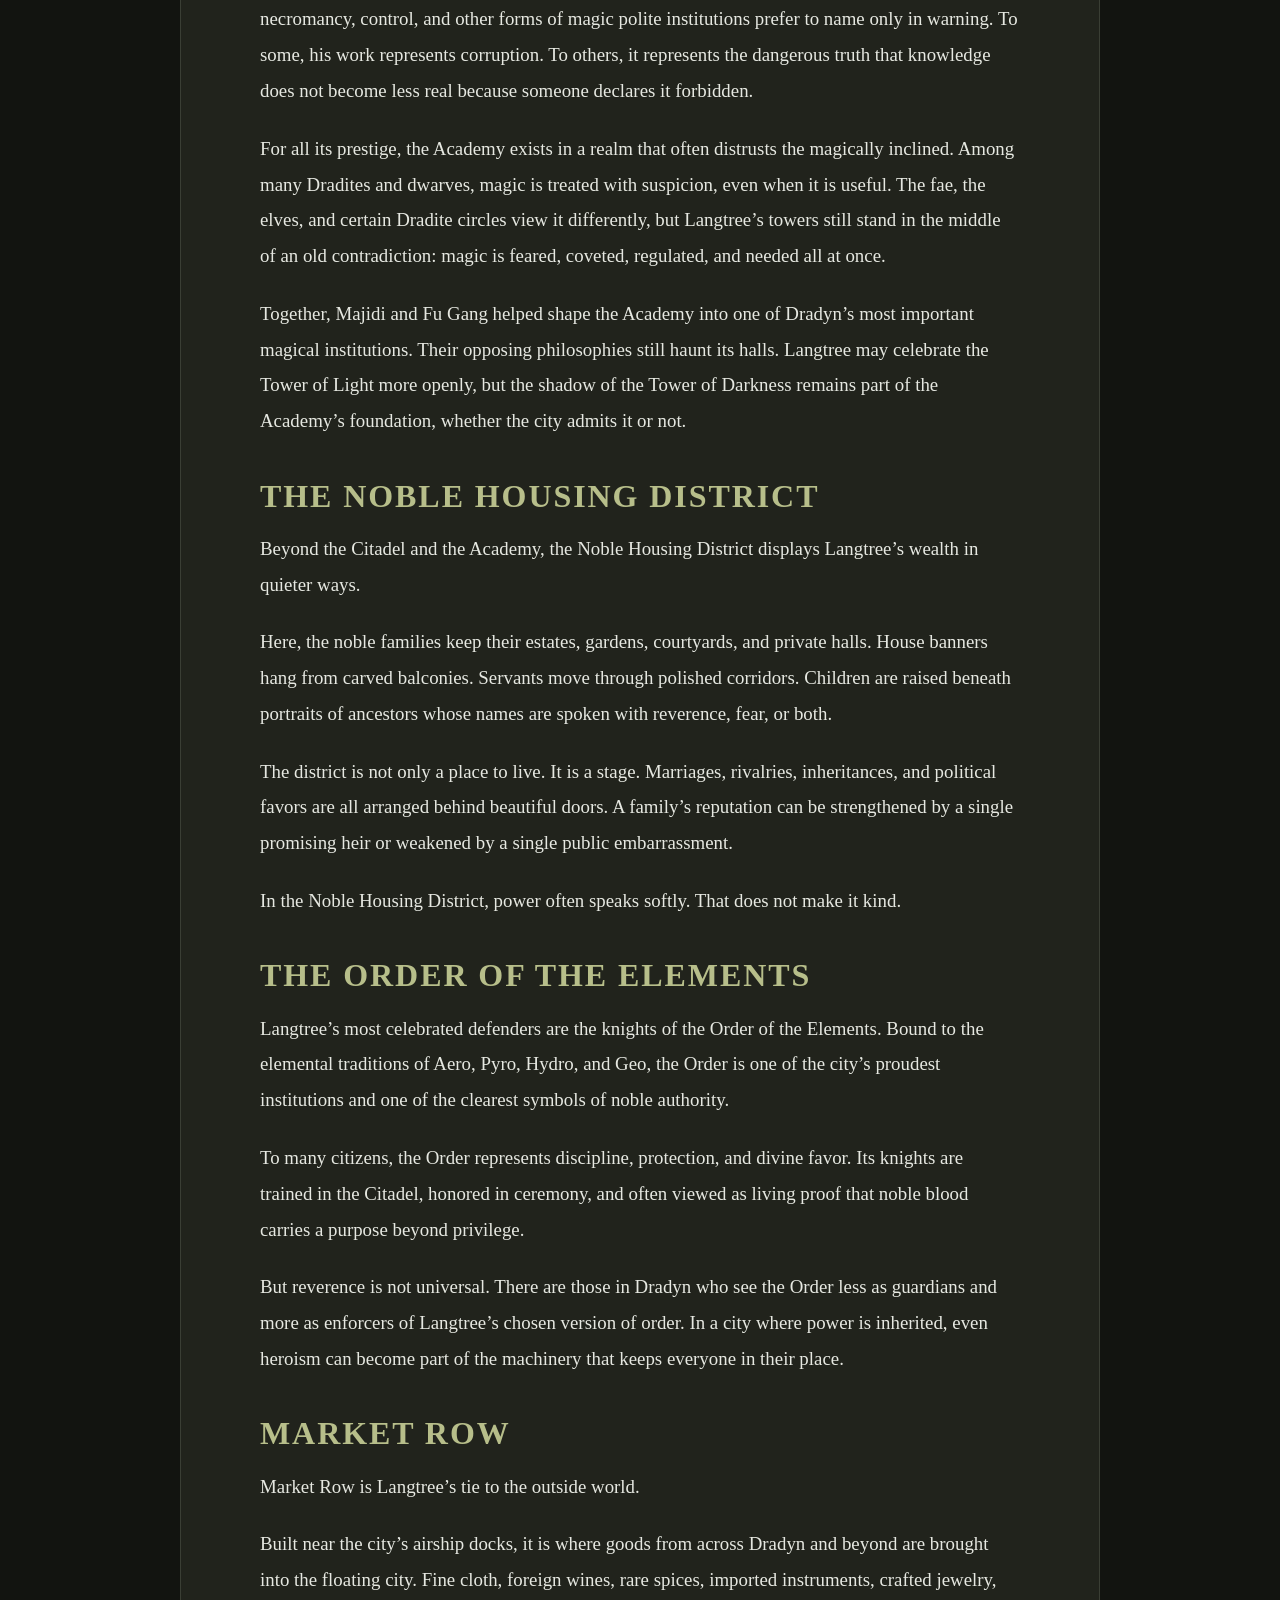
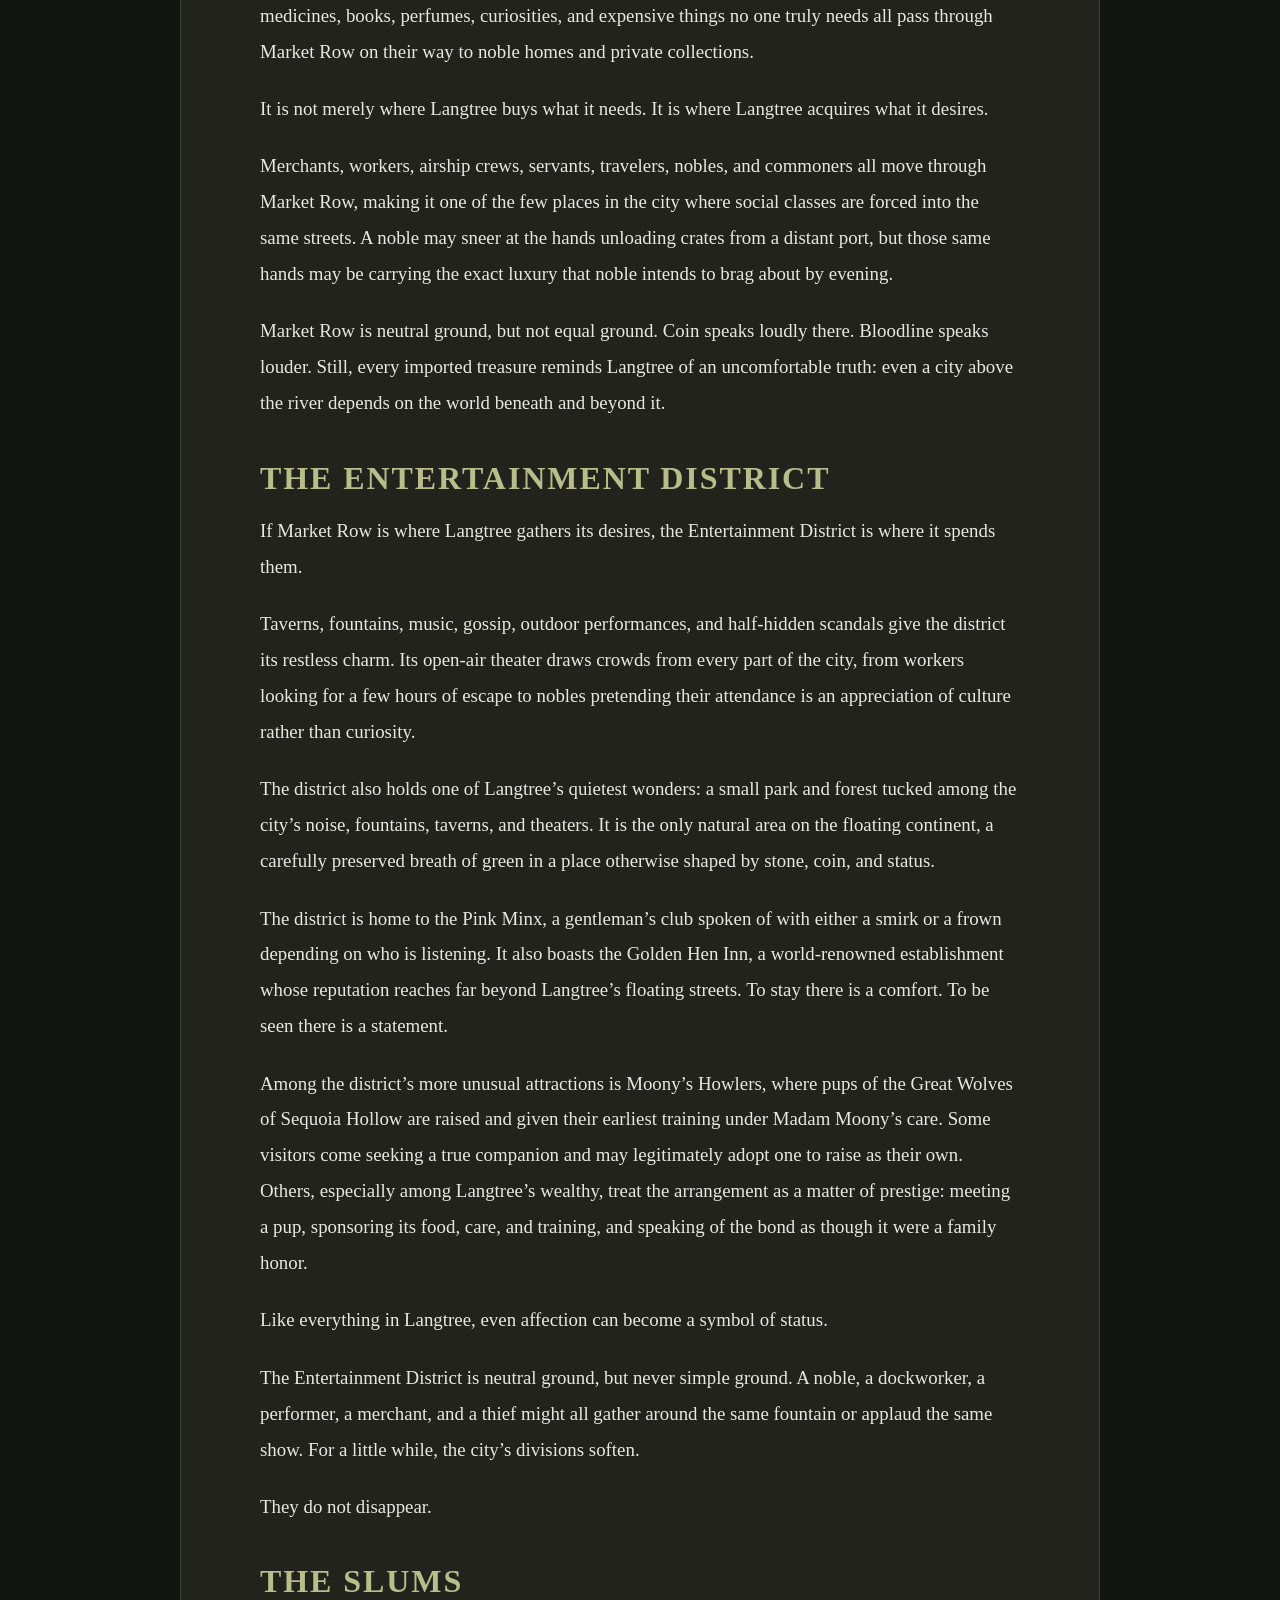
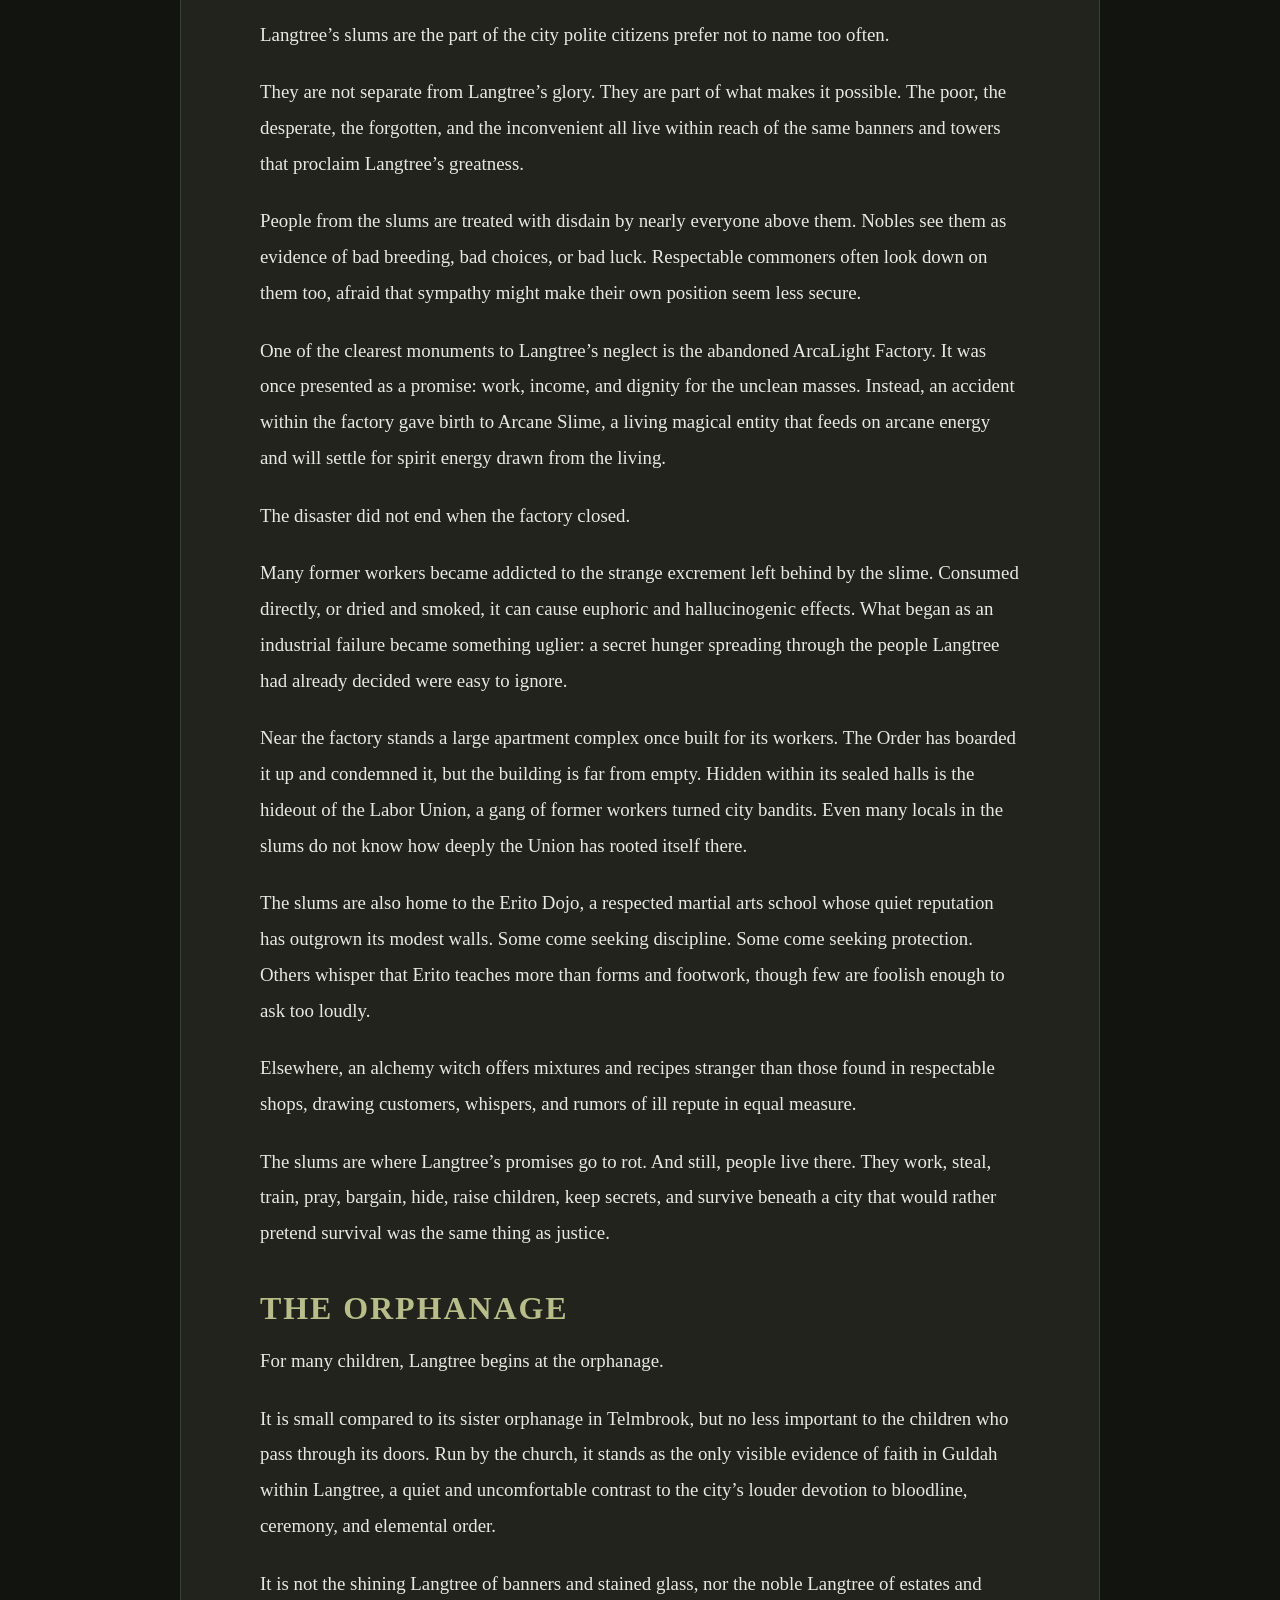
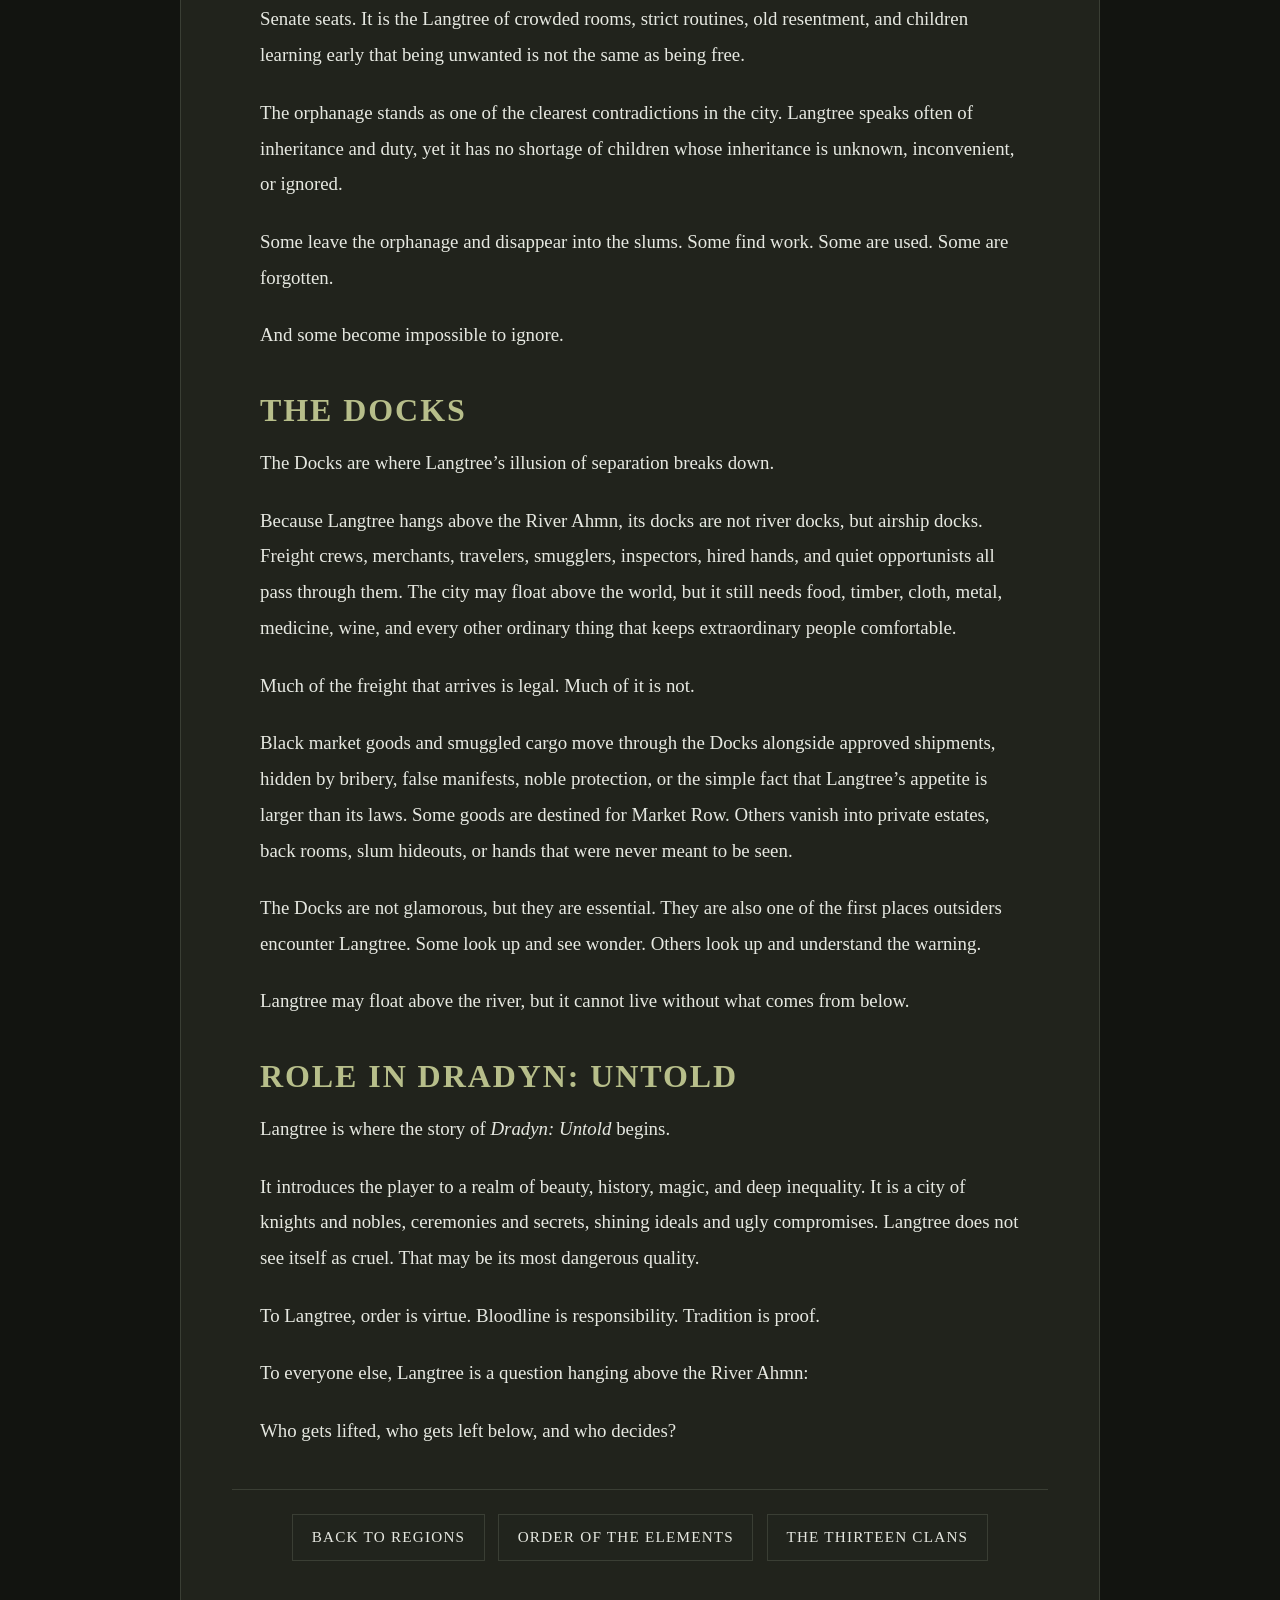
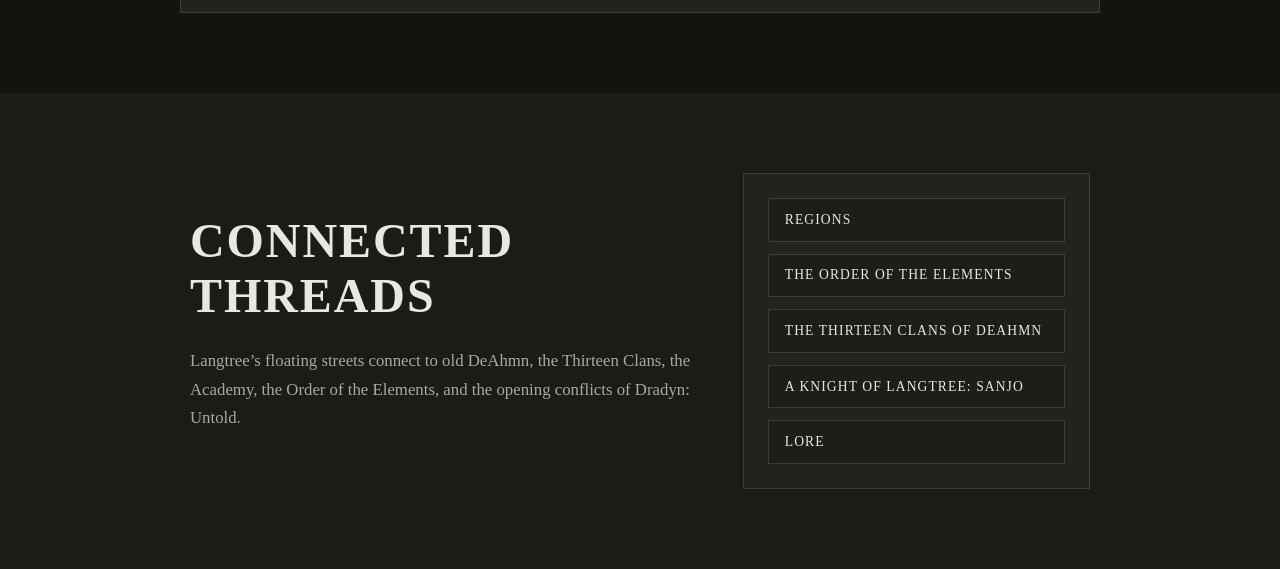
<file: langtree.html>
<!DOCTYPE html>
<html lang="en">
<head>
  <meta charset="UTF-8" />
  <meta name="viewport" content="width=device-width, initial-scale=1.0" />
  <title>Langtree | World of Dradyn</title>
  <link rel="stylesheet" href="styles.css" />
</head>
<body>

  <header class="site-header">
    <a class="site-logo" href="index.html">World of Dradyn</a>
    <nav class="site-nav" aria-label="Primary navigation">
      <a href="game.html">Game</a>
      <a href="story.html">Stories</a>
      <a href="lore.html">Lore</a>
      <a href="devlog.html">Devlog</a>
    </nav>
  </header>

  <main>
    <section class="page-hero compact-hero story-hero">
      <div class="hero-overlay"></div>
      <div class="hero-content">
        <p class="eyebrow">Region</p>
        <h1>Langtree</h1>
        <p>A floating city of noble houses, elemental knights, guarded academies, airship trade, and inherited power.</p>
        <div class="hero-buttons">
          <a href="#read" class="button primary">Read the Lore</a>
          <a href="regions.html" class="button">Back to Regions</a>
        </div>
      </div>
    </section>

    <section class="section-main" id="read">
      <div class="reading-container">
        <article class="reading-panel">
          <header class="reading-header">
            <p class="eyebrow">Floating City</p>
            <h2>Langtree</h2>
            <p class="reading-meta">River Ahmn • The Citadel • The Academy • The Order of the Elements</p>
          </header>

          <div class="story-context-box">
            <h3>At a Glance</h3>
            <p>
              A floating city of noble houses, elemental knights, airship trade, guarded academies, and inherited power, Langtree rises above the River Ahmn as one of Dradyn’s proudest seats of civilization. Beneath its banners, shining Citadel, curated luxuries, and carefully displayed beauty, however, are the people its ruling families would rather not see.
            </p>
          </div>

          <div class="prose">
            <p>
              Langtree is a city that teaches its people to look upward.
            </p>
            <p>
              Suspended above the River Ahmn, it is one of the most powerful cities in Dradyn, and certainly one of the most proud. Its towers, banners, bridges, and noble estates hang above the water as though the city itself refused to touch the world below.
            </p>
            <p>
              To the noble houses, Langtree is a symbol of inheritance, order, and refinement. To visitors, it is a marvel of architecture and elemental tradition. To the people born beneath its shadow, it is something else entirely: proof that the world can lift stone into the sky and still leave people behind.
            </p>

            <h3>A City Above the River</h3>
            <p>
              Langtree rests above the River Ahmn, its foundations held aloft by ancient power and generations of careful construction. Trade, travel, and rumor all pass through its airship routes, connecting the city to the wider realm while allowing Langtree to maintain the illusion that it stands apart from it.
            </p>
            <p>
              From a distance, Langtree is beautiful. Waterfalls spill westward. Towers rise into the sky. Stained glass catches the sun. Noble banners mark the homes of families whose names have shaped the realm for centuries.
            </p>
            <p>
              But Langtree’s beauty is not accidental. It is maintained, guarded, and displayed. The city was built to impress, and every bridge, balcony, and ceremonial hall reminds its people where power lives.
            </p>

            <h3>The Citadel</h3>
            <p>
              The Citadel is the seat of Langtree’s power. Within its walls stand the Senate chambers, the training grounds of the Order of the Elements, and the halls where noble children undergo affinity testing when they come of age.
            </p>
            <p>
              In Langtree, coming of age is marked at twenty-five, though age in Dradyn is not measured against the brief lives of ordinary humans from other realms. To the people of Dradyn, twenty-five is barely beyond adolescence: old enough to be tested, named, praised, or quietly pitied, but not old enough to escape the shadow of one’s family.
            </p>
            <p>
              Affinity testing is one of Langtree’s most important noble rites. It is not merely a question of magical talent. It is a public measurement of bloodline, promise, and expectation. A child who shows affinity may bring honor to their house. A child who does not may learn, in a single ceremony, how quickly pride can become disappointment.
            </p>
            <p>
              Only nobles may hold a Senate seat, a tradition Langtree defends as inheritance and stability. To its critics, it is the old wound that split DeAhmn in two. Langtree and Telmbrook were not divided by the river alone, but by a question neither side could forgive: whether power belonged to bloodlines, or to the people who lived beneath them.
            </p>

            <h3>The Academy and the Twin Towers</h3>
            <p>
              Langtree is also home to the Academy, the realm’s most prestigious institution for formal magical study. Its twin towers can be seen from across the city, rising from a platform surrounded by water and countless fountains. To most citizens, the Academy is impossible to miss and impossible to enter.
            </p>
            <p>
              Only invited students are permitted within its halls.
            </p>
            <p>
              The towers are not reached by an ordinary bridge or gate. Those granted access must possess a specific item that causes the walkway to appear before them, revealing a path across the water to the platform beyond. Without it, the Academy remains distant no matter how clearly its towers can be seen.
            </p>
            <p>
              At the heart of the Academy’s history are two opposing legacies.
            </p>
            <p>
              The Tower of Light is associated with Firuz Majidi, the first High Archmagus, whose teachings followed the elemental traditions passed down from the elves. His school represents the accepted face of magic in Langtree: elemental study, disciplined practice, and the belief that arcane power should be guided by structure and restraint.
            </p>
            <p>
              Opposite him stands the legacy of Fu Gang, High Sorcerer of the Tower of Darkness. Where Majidi honored the boundaries taught by the elves, Fu Gang studied the arts they forbade: illusion, necromancy, control, and other forms of magic polite institutions prefer to name only in warning. To some, his work represents corruption. To others, it represents the dangerous truth that knowledge does not become less real because someone declares it forbidden.
            </p>
            <p>
              For all its prestige, the Academy exists in a realm that often distrusts the magically inclined. Among many Dradites and dwarves, magic is treated with suspicion, even when it is useful. The fae, the elves, and certain Dradite circles view it differently, but Langtree’s towers still stand in the middle of an old contradiction: magic is feared, coveted, regulated, and needed all at once.
            </p>
            <p>
              Together, Majidi and Fu Gang helped shape the Academy into one of Dradyn’s most important magical institutions. Their opposing philosophies still haunt its halls. Langtree may celebrate the Tower of Light more openly, but the shadow of the Tower of Darkness remains part of the Academy’s foundation, whether the city admits it or not.
            </p>

            <h3>The Noble Housing District</h3>
            <p>
              Beyond the Citadel and the Academy, the Noble Housing District displays Langtree’s wealth in quieter ways.
            </p>
            <p>
              Here, the noble families keep their estates, gardens, courtyards, and private halls. House banners hang from carved balconies. Servants move through polished corridors. Children are raised beneath portraits of ancestors whose names are spoken with reverence, fear, or both.
            </p>
            <p>
              The district is not only a place to live. It is a stage. Marriages, rivalries, inheritances, and political favors are all arranged behind beautiful doors. A family’s reputation can be strengthened by a single promising heir or weakened by a single public embarrassment.
            </p>
            <p>
              In the Noble Housing District, power often speaks softly. That does not make it kind.
            </p>

            <h3>The Order of the Elements</h3>
            <p>
              Langtree’s most celebrated defenders are the knights of the Order of the Elements. Bound to the elemental traditions of Aero, Pyro, Hydro, and Geo, the Order is one of the city’s proudest institutions and one of the clearest symbols of noble authority.
            </p>
            <p>
              To many citizens, the Order represents discipline, protection, and divine favor. Its knights are trained in the Citadel, honored in ceremony, and often viewed as living proof that noble blood carries a purpose beyond privilege.
            </p>
            <p>
              But reverence is not universal. There are those in Dradyn who see the Order less as guardians and more as enforcers of Langtree’s chosen version of order. In a city where power is inherited, even heroism can become part of the machinery that keeps everyone in their place.
            </p>

            <h3>Market Row</h3>
            <p>
              Market Row is Langtree’s tie to the outside world.
            </p>
            <p>
              Built near the city’s airship docks, it is where goods from across Dradyn and beyond are brought into the floating city. Fine cloth, foreign wines, rare spices, imported instruments, crafted jewelry, medicines, books, perfumes, curiosities, and expensive things no one truly needs all pass through Market Row on their way to noble homes and private collections.
            </p>
            <p>
              It is not merely where Langtree buys what it needs. It is where Langtree acquires what it desires.
            </p>
            <p>
              Merchants, workers, airship crews, servants, travelers, nobles, and commoners all move through Market Row, making it one of the few places in the city where social classes are forced into the same streets. A noble may sneer at the hands unloading crates from a distant port, but those same hands may be carrying the exact luxury that noble intends to brag about by evening.
            </p>
            <p>
              Market Row is neutral ground, but not equal ground. Coin speaks loudly there. Bloodline speaks louder. Still, every imported treasure reminds Langtree of an uncomfortable truth: even a city above the river depends on the world beneath and beyond it.
            </p>

            <h3>The Entertainment District</h3>
            <p>
              If Market Row is where Langtree gathers its desires, the Entertainment District is where it spends them.
            </p>
            <p>
              Taverns, fountains, music, gossip, outdoor performances, and half-hidden scandals give the district its restless charm. Its open-air theater draws crowds from every part of the city, from workers looking for a few hours of escape to nobles pretending their attendance is an appreciation of culture rather than curiosity.
            </p>
            <p>
              The district also holds one of Langtree’s quietest wonders: a small park and forest tucked among the city’s noise, fountains, taverns, and theaters. It is the only natural area on the floating continent, a carefully preserved breath of green in a place otherwise shaped by stone, coin, and status.
            </p>
            <p>
              The district is home to the Pink Minx, a gentleman’s club spoken of with either a smirk or a frown depending on who is listening. It also boasts the Golden Hen Inn, a world-renowned establishment whose reputation reaches far beyond Langtree’s floating streets. To stay there is a comfort. To be seen there is a statement.
            </p>
            <p>
              Among the district’s more unusual attractions is Moony’s Howlers, where pups of the Great Wolves of Sequoia Hollow are raised and given their earliest training under Madam Moony’s care. Some visitors come seeking a true companion and may legitimately adopt one to raise as their own. Others, especially among Langtree’s wealthy, treat the arrangement as a matter of prestige: meeting a pup, sponsoring its food, care, and training, and speaking of the bond as though it were a family honor.
            </p>
            <p>
              Like everything in Langtree, even affection can become a symbol of status.
            </p>
            <p>
              The Entertainment District is neutral ground, but never simple ground. A noble, a dockworker, a performer, a merchant, and a thief might all gather around the same fountain or applaud the same show. For a little while, the city’s divisions soften.
            </p>
            <p>
              They do not disappear.
            </p>

            <h3>The Slums</h3>
            <p>
              Langtree’s slums are the part of the city polite citizens prefer not to name too often.
            </p>
            <p>
              They are not separate from Langtree’s glory. They are part of what makes it possible. The poor, the desperate, the forgotten, and the inconvenient all live within reach of the same banners and towers that proclaim Langtree’s greatness.
            </p>
            <p>
              People from the slums are treated with disdain by nearly everyone above them. Nobles see them as evidence of bad breeding, bad choices, or bad luck. Respectable commoners often look down on them too, afraid that sympathy might make their own position seem less secure.
            </p>
            <p>
              One of the clearest monuments to Langtree’s neglect is the abandoned ArcaLight Factory. It was once presented as a promise: work, income, and dignity for the unclean masses. Instead, an accident within the factory gave birth to Arcane Slime, a living magical entity that feeds on arcane energy and will settle for spirit energy drawn from the living.
            </p>
            <p>
              The disaster did not end when the factory closed.
            </p>
            <p>
              Many former workers became addicted to the strange excrement left behind by the slime. Consumed directly, or dried and smoked, it can cause euphoric and hallucinogenic effects. What began as an industrial failure became something uglier: a secret hunger spreading through the people Langtree had already decided were easy to ignore.
            </p>
            <p>
              Near the factory stands a large apartment complex once built for its workers. The Order has boarded it up and condemned it, but the building is far from empty. Hidden within its sealed halls is the hideout of the Labor Union, a gang of former workers turned city bandits. Even many locals in the slums do not know how deeply the Union has rooted itself there.
            </p>
            <p>
              The slums are also home to the Erito Dojo, a respected martial arts school whose quiet reputation has outgrown its modest walls. Some come seeking discipline. Some come seeking protection. Others whisper that Erito teaches more than forms and footwork, though few are foolish enough to ask too loudly.
            </p>
            <p>
              Elsewhere, an alchemy witch offers mixtures and recipes stranger than those found in respectable shops, drawing customers, whispers, and rumors of ill repute in equal measure.
            </p>
            <p>
              The slums are where Langtree’s promises go to rot. And still, people live there. They work, steal, train, pray, bargain, hide, raise children, keep secrets, and survive beneath a city that would rather pretend survival was the same thing as justice.
            </p>

            <h3>The Orphanage</h3>
            <p>
              For many children, Langtree begins at the orphanage.
            </p>
            <p>
              It is small compared to its sister orphanage in Telmbrook, but no less important to the children who pass through its doors. Run by the church, it stands as the only visible evidence of faith in Guldah within Langtree, a quiet and uncomfortable contrast to the city’s louder devotion to bloodline, ceremony, and elemental order.
            </p>
            <p>
              It is not the shining Langtree of banners and stained glass, nor the noble Langtree of estates and Senate seats. It is the Langtree of crowded rooms, strict routines, old resentment, and children learning early that being unwanted is not the same as being free.
            </p>
            <p>
              The orphanage stands as one of the clearest contradictions in the city. Langtree speaks often of inheritance and duty, yet it has no shortage of children whose inheritance is unknown, inconvenient, or ignored.
            </p>
            <p>
              Some leave the orphanage and disappear into the slums. Some find work. Some are used. Some are forgotten.
            </p>
            <p>
              And some become impossible to ignore.
            </p>

            <h3>The Docks</h3>
            <p>
              The Docks are where Langtree’s illusion of separation breaks down.
            </p>
            <p>
              Because Langtree hangs above the River Ahmn, its docks are not river docks, but airship docks. Freight crews, merchants, travelers, smugglers, inspectors, hired hands, and quiet opportunists all pass through them. The city may float above the world, but it still needs food, timber, cloth, metal, medicine, wine, and every other ordinary thing that keeps extraordinary people comfortable.
            </p>
            <p>
              Much of the freight that arrives is legal. Much of it is not.
            </p>
            <p>
              Black market goods and smuggled cargo move through the Docks alongside approved shipments, hidden by bribery, false manifests, noble protection, or the simple fact that Langtree’s appetite is larger than its laws. Some goods are destined for Market Row. Others vanish into private estates, back rooms, slum hideouts, or hands that were never meant to be seen.
            </p>
            <p>
              The Docks are not glamorous, but they are essential. They are also one of the first places outsiders encounter Langtree. Some look up and see wonder. Others look up and understand the warning.
            </p>
            <p>
              Langtree may float above the river, but it cannot live without what comes from below.
            </p>

            <h3>Role in Dradyn: Untold</h3>
            <p>
              Langtree is where the story of <em>Dradyn: Untold</em> begins.
            </p>
            <p>
              It introduces the player to a realm of beauty, history, magic, and deep inequality. It is a city of knights and nobles, ceremonies and secrets, shining ideals and ugly compromises. Langtree does not see itself as cruel. That may be its most dangerous quality.
            </p>
            <p>
              To Langtree, order is virtue. Bloodline is responsibility. Tradition is proof.
            </p>
            <p>
              To everyone else, Langtree is a question hanging above the River Ahmn:
            </p>
            <p>
              Who gets lifted, who gets left below, and who decides?
            </p>
          </div>

          <footer class="reading-footer">
            <a href="regions.html" class="button">Back to Regions</a>
            <a href="order-of-the-elements.html" class="button">Order of the Elements</a>
            <a href="thirteen-clans.html" class="button">The Thirteen Clans</a>
          </footer>
        </article>
      </div>
    </section>

    <section class="section-dark">
      <div class="container split-section">
        <div>
          <h2>Connected Threads</h2>
          <p>
            Langtree’s floating streets connect to old DeAhmn, the Thirteen Clans, the Academy, the Order of the Elements, and the opening conflicts of Dradyn: Untold.
          </p>
        </div>

        <div class="link-panel">
          <a href="regions.html">Regions</a>
          <a href="order-of-the-elements.html">The Order of the Elements</a>
          <a href="thirteen-clans.html">The Thirteen Clans of DeAhmn</a>
          <a href="a-knight-of-langtree-sanjo.html">A Knight of Langtree: Sanjo</a>
          <a href="lore.html">Lore</a>
        </div>
      </div>
    </section>
  </main>

</body>
</html>
</file>
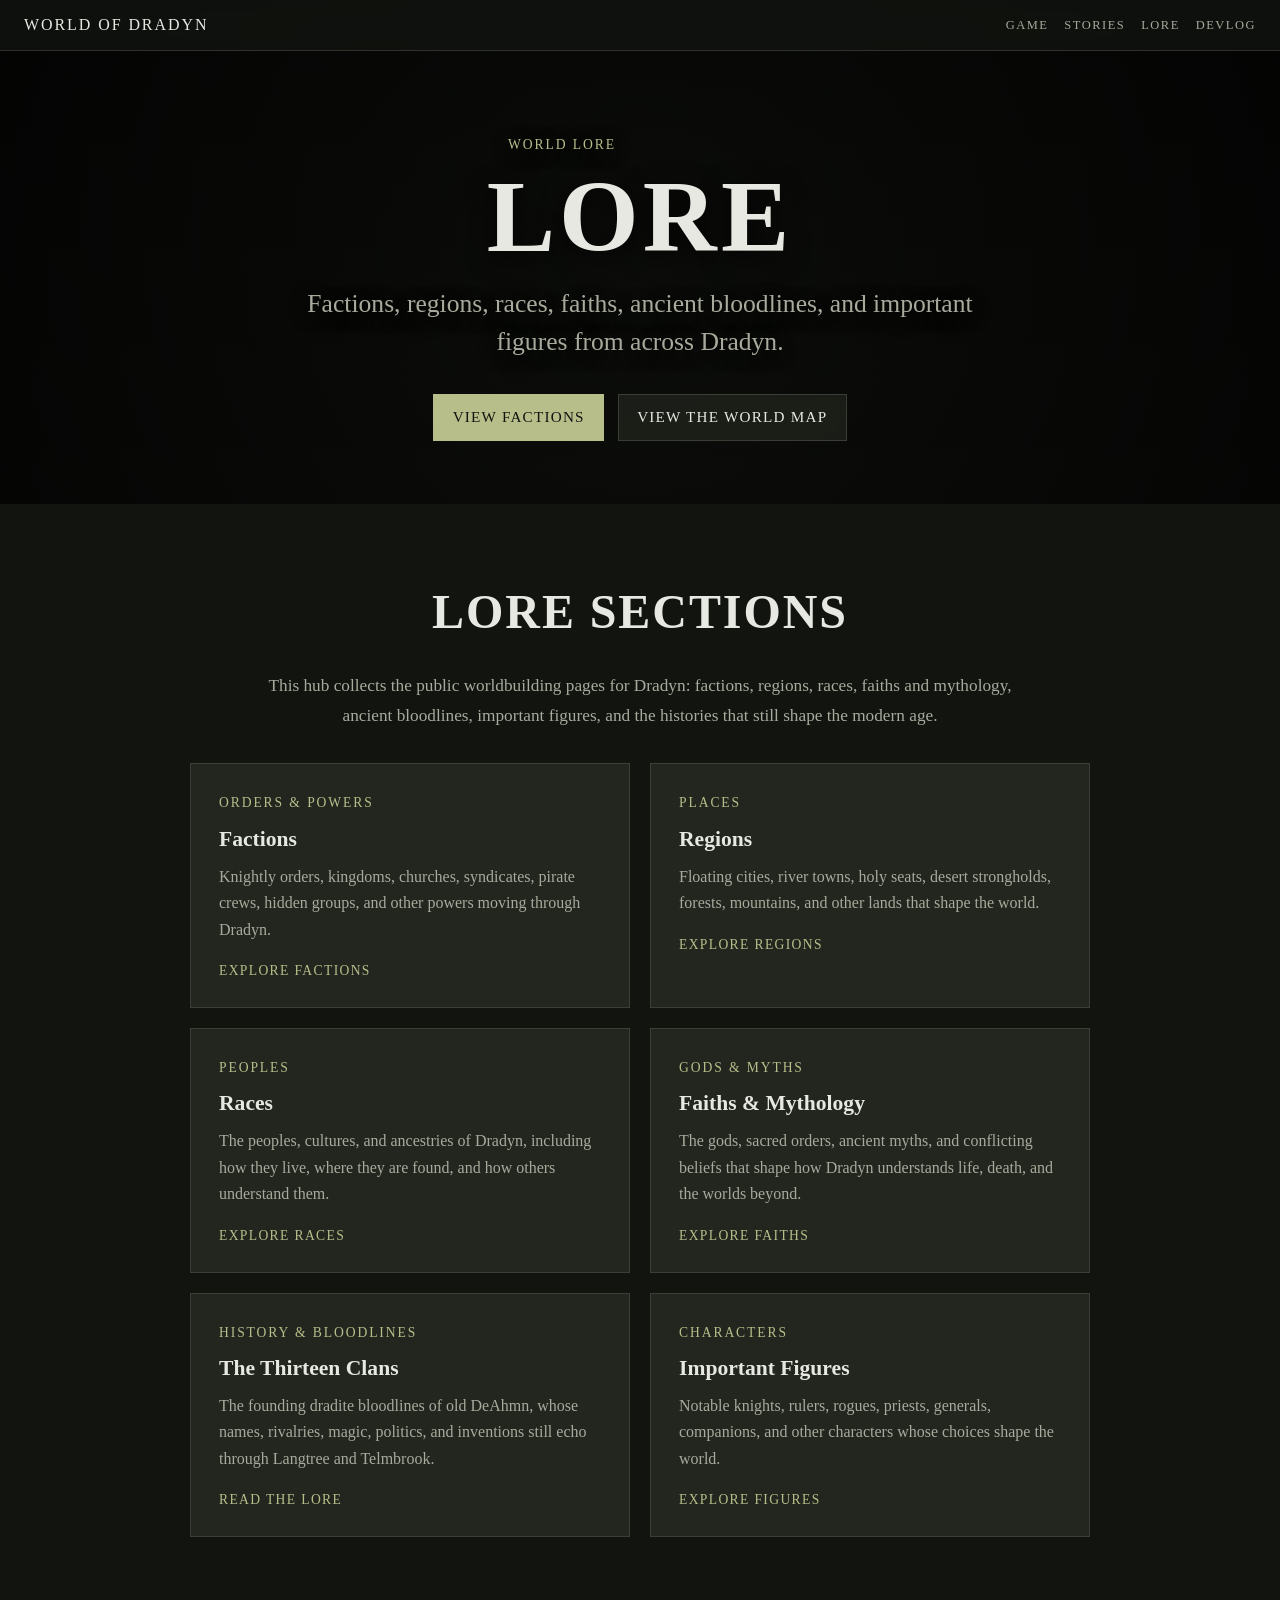
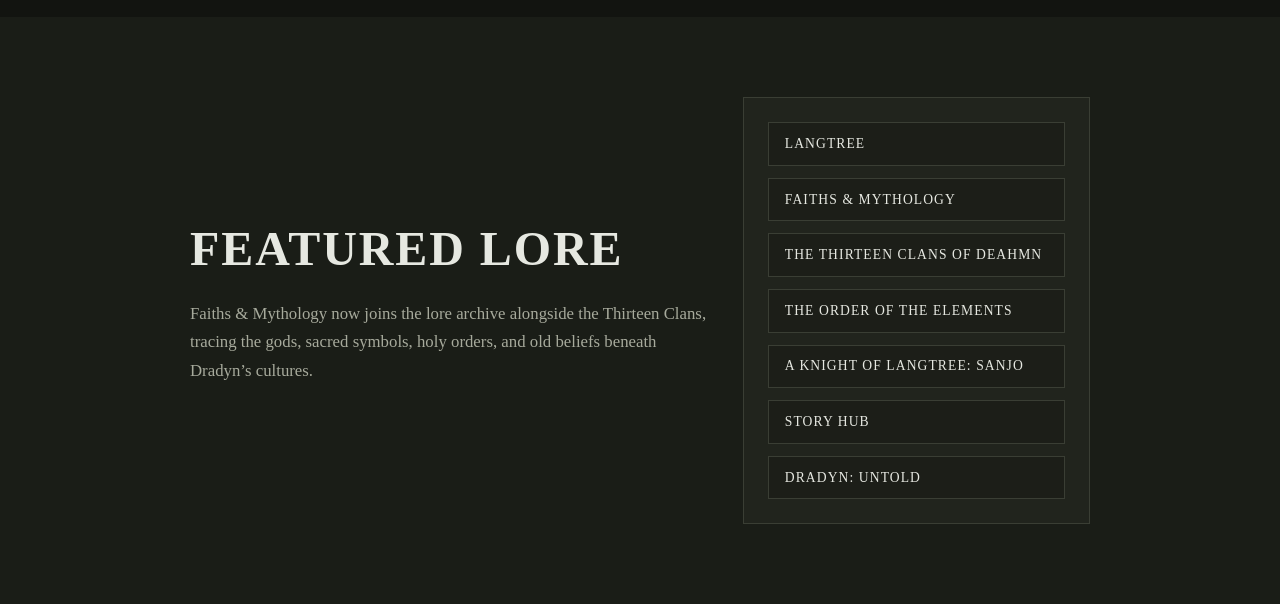
<file: lore.html>
<!DOCTYPE html>
<html lang="en">
<head>
  <meta charset="UTF-8" />
  <meta name="viewport" content="width=device-width, initial-scale=1.0" />
  <title>Lore | World of Dradyn</title>
  <link rel="stylesheet" href="styles.css" />
</head>
<body>

  <header class="site-header">
    <a class="site-logo" href="index.html">World of Dradyn</a>
    <nav class="site-nav" aria-label="Primary navigation">
      <a href="game.html">Game</a>
      <a href="story.html">Stories</a>
      <a href="lore.html">Lore</a>
      <a href="devlog.html">Devlog</a>
    </nav>
  </header>

  <main>
    <section class="page-hero compact-hero">
      <div class="hero-overlay"></div>
      <div class="hero-content">
        <p class="eyebrow">World Lore</p>
        <h1>Lore</h1>
        <p>Factions, regions, races, faiths, ancient bloodlines, and important figures from across Dradyn.</p>
        <div class="hero-buttons">
          <a href="factions.html" class="button primary">View Factions</a>
          <a href="index.html#world" class="button">View the World Map</a>
        </div>
      </div>
    </section>

    <section class="section-main">
      <div class="container">
        <h2>Lore Sections</h2>
        <p class="lead-copy">
          This hub collects the public worldbuilding pages for Dradyn: factions, regions, races, faiths and mythology, ancient bloodlines, important figures, and the histories that still shape the modern age.
        </p>

        <div class="feature-grid two-column">
          <article class="feature-card">
            <p class="eyebrow">Orders &amp; Powers</p>
            <h3>Factions</h3>
            <p>Knightly orders, kingdoms, churches, syndicates, pirate crews, hidden groups, and other powers moving through Dradyn.</p>
            <a href="factions.html" class="text-link">Explore factions</a>
          </article>

          <article class="feature-card">
            <p class="eyebrow">Places</p>
            <h3>Regions</h3>
            <p>Floating cities, river towns, holy seats, desert strongholds, forests, mountains, and other lands that shape the world.</p>
            <a href="regions.html" class="text-link">Explore regions</a>
          </article>

          <article class="feature-card">
            <p class="eyebrow">Peoples</p>
            <h3>Races</h3>
            <p>The peoples, cultures, and ancestries of Dradyn, including how they live, where they are found, and how others understand them.</p>
            <a href="races.html" class="text-link">Explore races</a>
          </article>

          <article class="feature-card">
            <p class="eyebrow">Gods &amp; Myths</p>
            <h3>Faiths &amp; Mythology</h3>
            <p>The gods, sacred orders, ancient myths, and conflicting beliefs that shape how Dradyn understands life, death, and the worlds beyond.</p>
            <a href="faiths-mythology.html" class="text-link">Explore faiths</a>
          </article>


          <article class="feature-card">
            <p class="eyebrow">History &amp; Bloodlines</p>
            <h3>The Thirteen Clans</h3>
            <p>The founding dradite bloodlines of old DeAhmn, whose names, rivalries, magic, politics, and inventions still echo through Langtree and Telmbrook.</p>
            <a href="thirteen-clans.html" class="text-link">Read the lore</a>
          </article>

          <article class="feature-card">
            <p class="eyebrow">Characters</p>
            <h3>Important Figures</h3>
            <p>Notable knights, rulers, rogues, priests, generals, companions, and other characters whose choices shape the world.</p>
            <a href="important-figures.html" class="text-link">Explore figures</a>
          </article>
        </div>
      </div>
    </section>

    <section class="section-dark">
      <div class="container split-section">
        <div>
          <h2>Featured Lore</h2>
          <p>
            Faiths &amp; Mythology now joins the lore archive alongside the Thirteen Clans, tracing the gods, sacred symbols, holy orders, and old beliefs beneath Dradyn’s cultures.
          </p>
        </div>

        <div class="link-panel">
          <a href="langtree.html">Langtree</a>
          <a href="faiths-mythology.html">Faiths &amp; Mythology</a>
          <a href="thirteen-clans.html">The Thirteen Clans of DeAhmn</a>
          <a href="order-of-the-elements.html">The Order of the Elements</a>
          <a href="a-knight-of-langtree-sanjo.html">A Knight of Langtree: Sanjo</a>
          <a href="story.html">Story Hub</a>
          <a href="game.html">Dradyn: Untold</a>
        </div>
      </div>
    </section>
  </main>

</body>
</html>
</file>
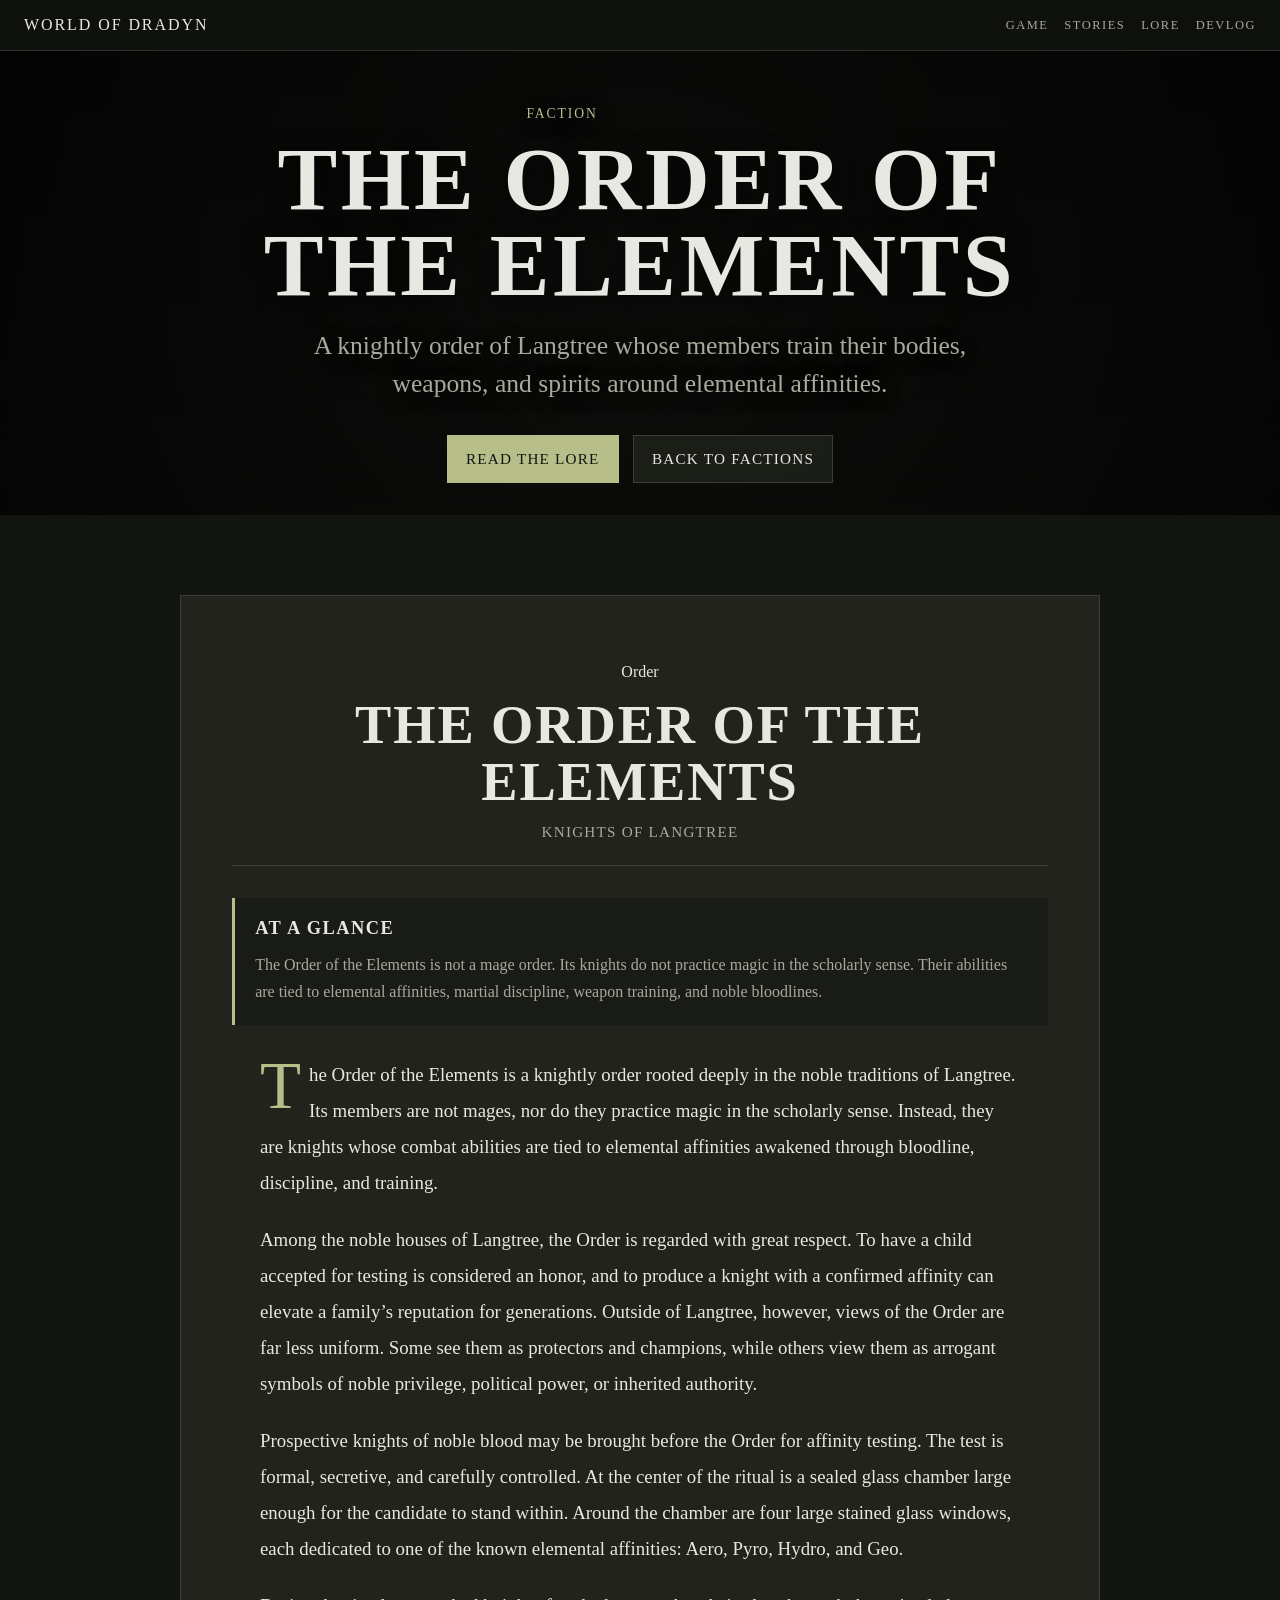
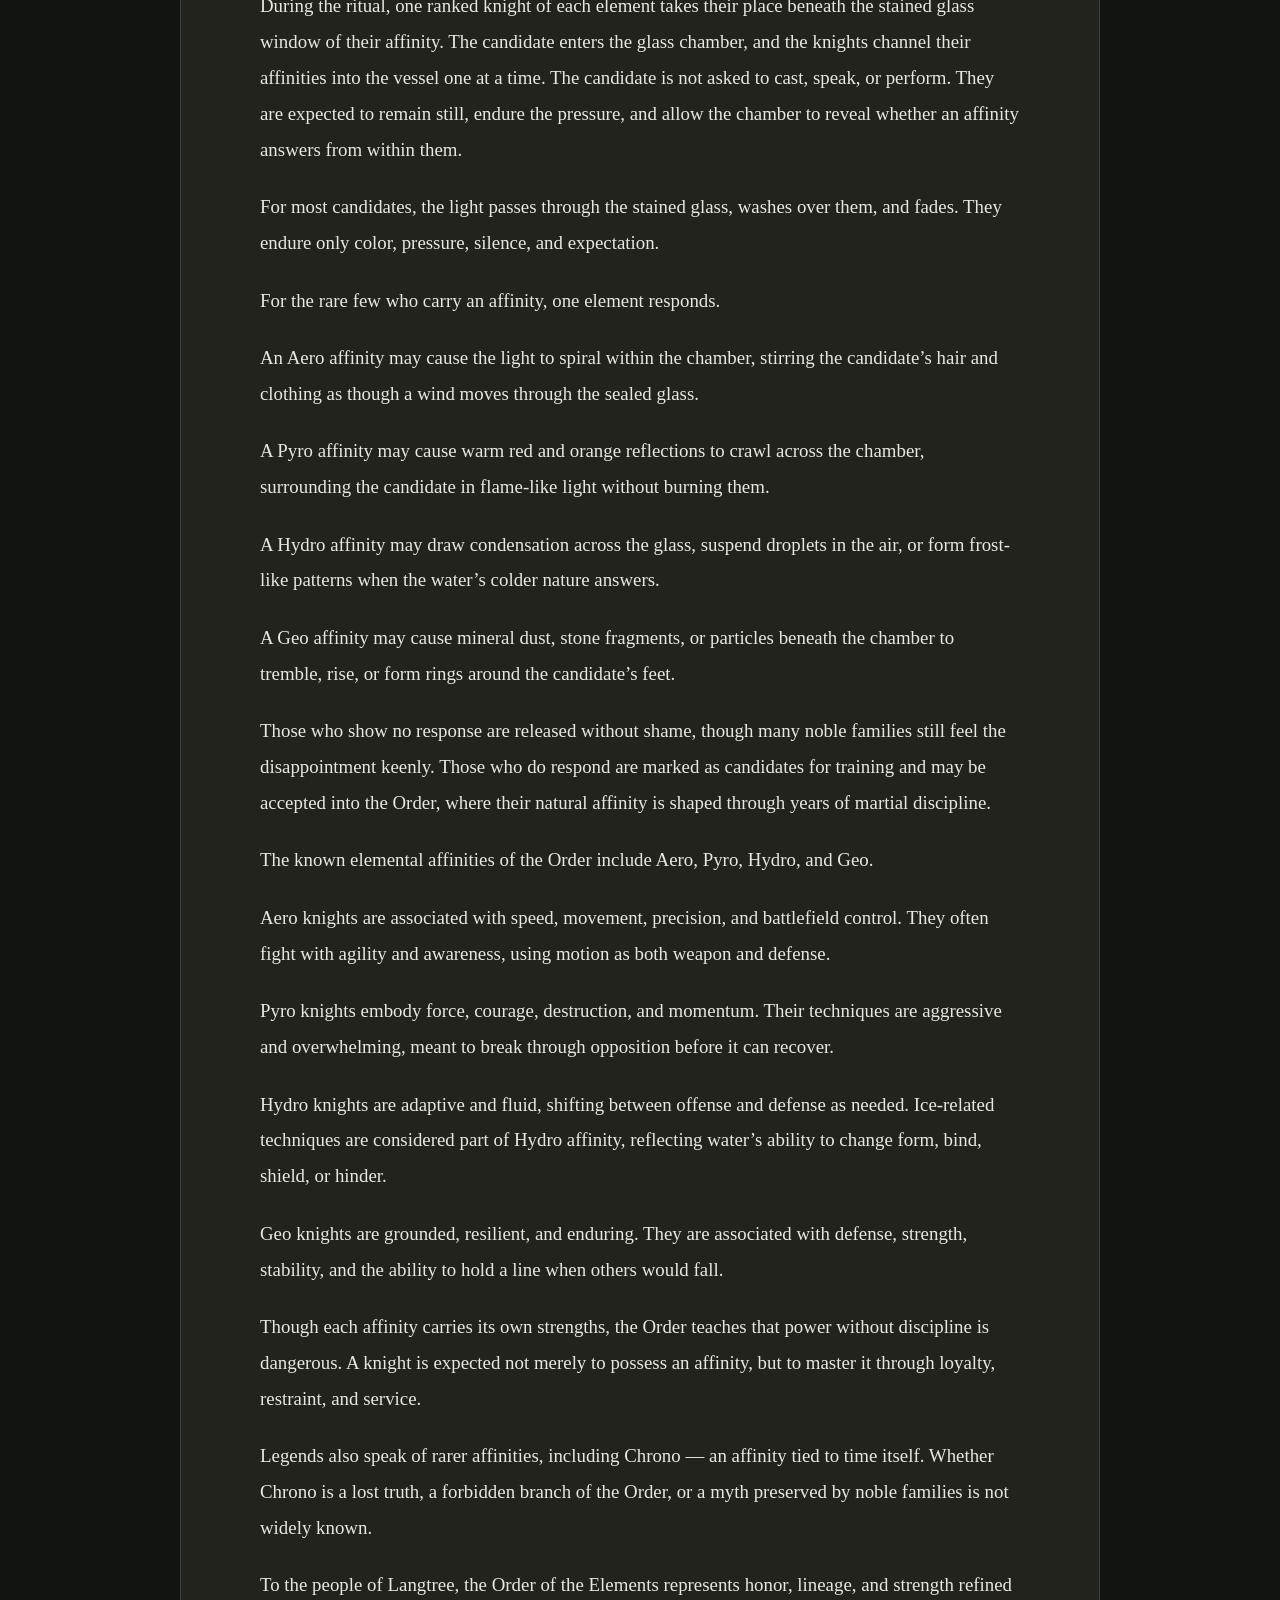
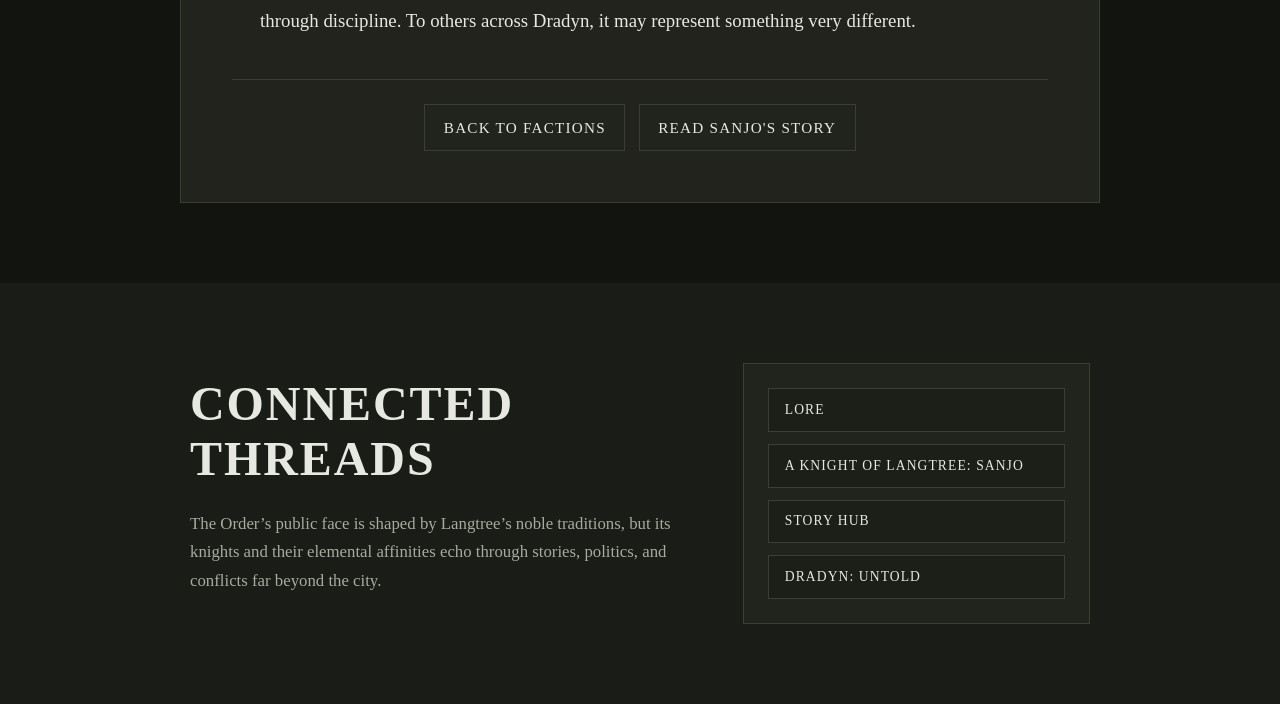
<file: order-of-the-elements.html>
<!DOCTYPE html>
<html lang="en">
<head>
  <meta charset="UTF-8" />
  <meta name="viewport" content="width=device-width, initial-scale=1.0" />
  <title>The Order of the Elements | World of Dradyn</title>
  <link rel="stylesheet" href="styles.css" />
</head>
<body>

  <header class="site-header">
    <a class="site-logo" href="index.html">World of Dradyn</a>
    <nav class="site-nav" aria-label="Primary navigation">
      <a href="game.html">Game</a>
      <a href="story.html">Stories</a>
      <a href="lore.html">Lore</a>
      <a href="devlog.html">Devlog</a>
    </nav>
  </header>

  <main>
    <section class="page-hero compact-hero story-hero">
      <div class="hero-overlay"></div>
      <div class="hero-content">
        <p class="eyebrow">Faction</p>
        <h1>The Order of the Elements</h1>
        <p>A knightly order of Langtree whose members train their bodies, weapons, and spirits around elemental affinities.</p>
        <div class="hero-buttons">
          <a href="#read" class="button primary">Read the Lore</a>
          <a href="factions.html" class="button">Back to Factions</a>
        </div>
      </div>
    </section>

    <section class="section-main" id="read">
      <div class="reading-container">
        <article class="reading-panel">
          <header class="reading-header">
            <p class="eyebrow">Order</p>
            <h2>The Order of the Elements</h2>
            <p class="reading-meta">Knights of Langtree</p>
          </header>

          <div class="story-context-box">
            <h3>At a Glance</h3>
            <p>
              The Order of the Elements is not a mage order. Its knights do not practice magic in the scholarly sense. Their abilities are tied to elemental affinities, martial discipline, weapon training, and noble bloodlines.
            </p>
          </div>

          <div class="prose">
            <p>
              The Order of the Elements is a knightly order rooted deeply in the noble traditions of Langtree. Its members are not mages, nor do they practice magic in the scholarly sense. Instead, they are knights whose combat abilities are tied to elemental affinities awakened through bloodline, discipline, and training.
            </p>
            <p>
              Among the noble houses of Langtree, the Order is regarded with great respect. To have a child accepted for testing is considered an honor, and to produce a knight with a confirmed affinity can elevate a family’s reputation for generations. Outside of Langtree, however, views of the Order are far less uniform. Some see them as protectors and champions, while others view them as arrogant symbols of noble privilege, political power, or inherited authority.
            </p>
            <p>
              Prospective knights of noble blood may be brought before the Order for affinity testing. The test is formal, secretive, and carefully controlled. At the center of the ritual is a sealed glass chamber large enough for the candidate to stand within. Around the chamber are four large stained glass windows, each dedicated to one of the known elemental affinities: Aero, Pyro, Hydro, and Geo.
            </p>
            <p>
              During the ritual, one ranked knight of each element takes their place beneath the stained glass window of their affinity. The candidate enters the glass chamber, and the knights channel their affinities into the vessel one at a time. The candidate is not asked to cast, speak, or perform. They are expected to remain still, endure the pressure, and allow the chamber to reveal whether an affinity answers from within them.
            </p>
            <p>
              For most candidates, the light passes through the stained glass, washes over them, and fades. They endure only color, pressure, silence, and expectation.
            </p>
            <p>
              For the rare few who carry an affinity, one element responds.
            </p>
            <p>
              An Aero affinity may cause the light to spiral within the chamber, stirring the candidate’s hair and clothing as though a wind moves through the sealed glass.
            </p>
            <p>
              A Pyro affinity may cause warm red and orange reflections to crawl across the chamber, surrounding the candidate in flame-like light without burning them.
            </p>
            <p>
              A Hydro affinity may draw condensation across the glass, suspend droplets in the air, or form frost-like patterns when the water’s colder nature answers.
            </p>
            <p>
              A Geo affinity may cause mineral dust, stone fragments, or particles beneath the chamber to tremble, rise, or form rings around the candidate’s feet.
            </p>
            <p>
              Those who show no response are released without shame, though many noble families still feel the disappointment keenly. Those who do respond are marked as candidates for training and may be accepted into the Order, where their natural affinity is shaped through years of martial discipline.
            </p>
            <p>
              The known elemental affinities of the Order include Aero, Pyro, Hydro, and Geo.
            </p>
            <p>
              Aero knights are associated with speed, movement, precision, and battlefield control. They often fight with agility and awareness, using motion as both weapon and defense.
            </p>
            <p>
              Pyro knights embody force, courage, destruction, and momentum. Their techniques are aggressive and overwhelming, meant to break through opposition before it can recover.
            </p>
            <p>
              Hydro knights are adaptive and fluid, shifting between offense and defense as needed. Ice-related techniques are considered part of Hydro affinity, reflecting water’s ability to change form, bind, shield, or hinder.
            </p>
            <p>
              Geo knights are grounded, resilient, and enduring. They are associated with defense, strength, stability, and the ability to hold a line when others would fall.
            </p>
            <p>
              Though each affinity carries its own strengths, the Order teaches that power without discipline is dangerous. A knight is expected not merely to possess an affinity, but to master it through loyalty, restraint, and service.
            </p>
            <p>
              Legends also speak of rarer affinities, including Chrono — an affinity tied to time itself. Whether Chrono is a lost truth, a forbidden branch of the Order, or a myth preserved by noble families is not widely known.
            </p>
            <p>
              To the people of Langtree, the Order of the Elements represents honor, lineage, and strength refined through discipline. To others across Dradyn, it may represent something very different.
            </p>
          </div>

          <footer class="reading-footer">
            <a href="factions.html" class="button">Back to Factions</a>
            <a href="a-knight-of-langtree-sanjo.html" class="button">Read Sanjo's Story</a>
          </footer>
        </article>
      </div>
    </section>

    <section class="section-dark">
      <div class="container split-section">
        <div>
          <h2>Connected Threads</h2>
          <p>
            The Order’s public face is shaped by Langtree’s noble traditions, but its knights and their elemental affinities echo through stories, politics, and conflicts far beyond the city.
          </p>
        </div>

        <div class="link-panel">
          <a href="lore.html">Lore</a>
          <a href="a-knight-of-langtree-sanjo.html">A Knight of Langtree: Sanjo</a>
          <a href="story.html">Story Hub</a>
          <a href="game.html">Dradyn: Untold</a>
        </div>
      </div>
    </section>
  </main>

</body>
</html>
</file>
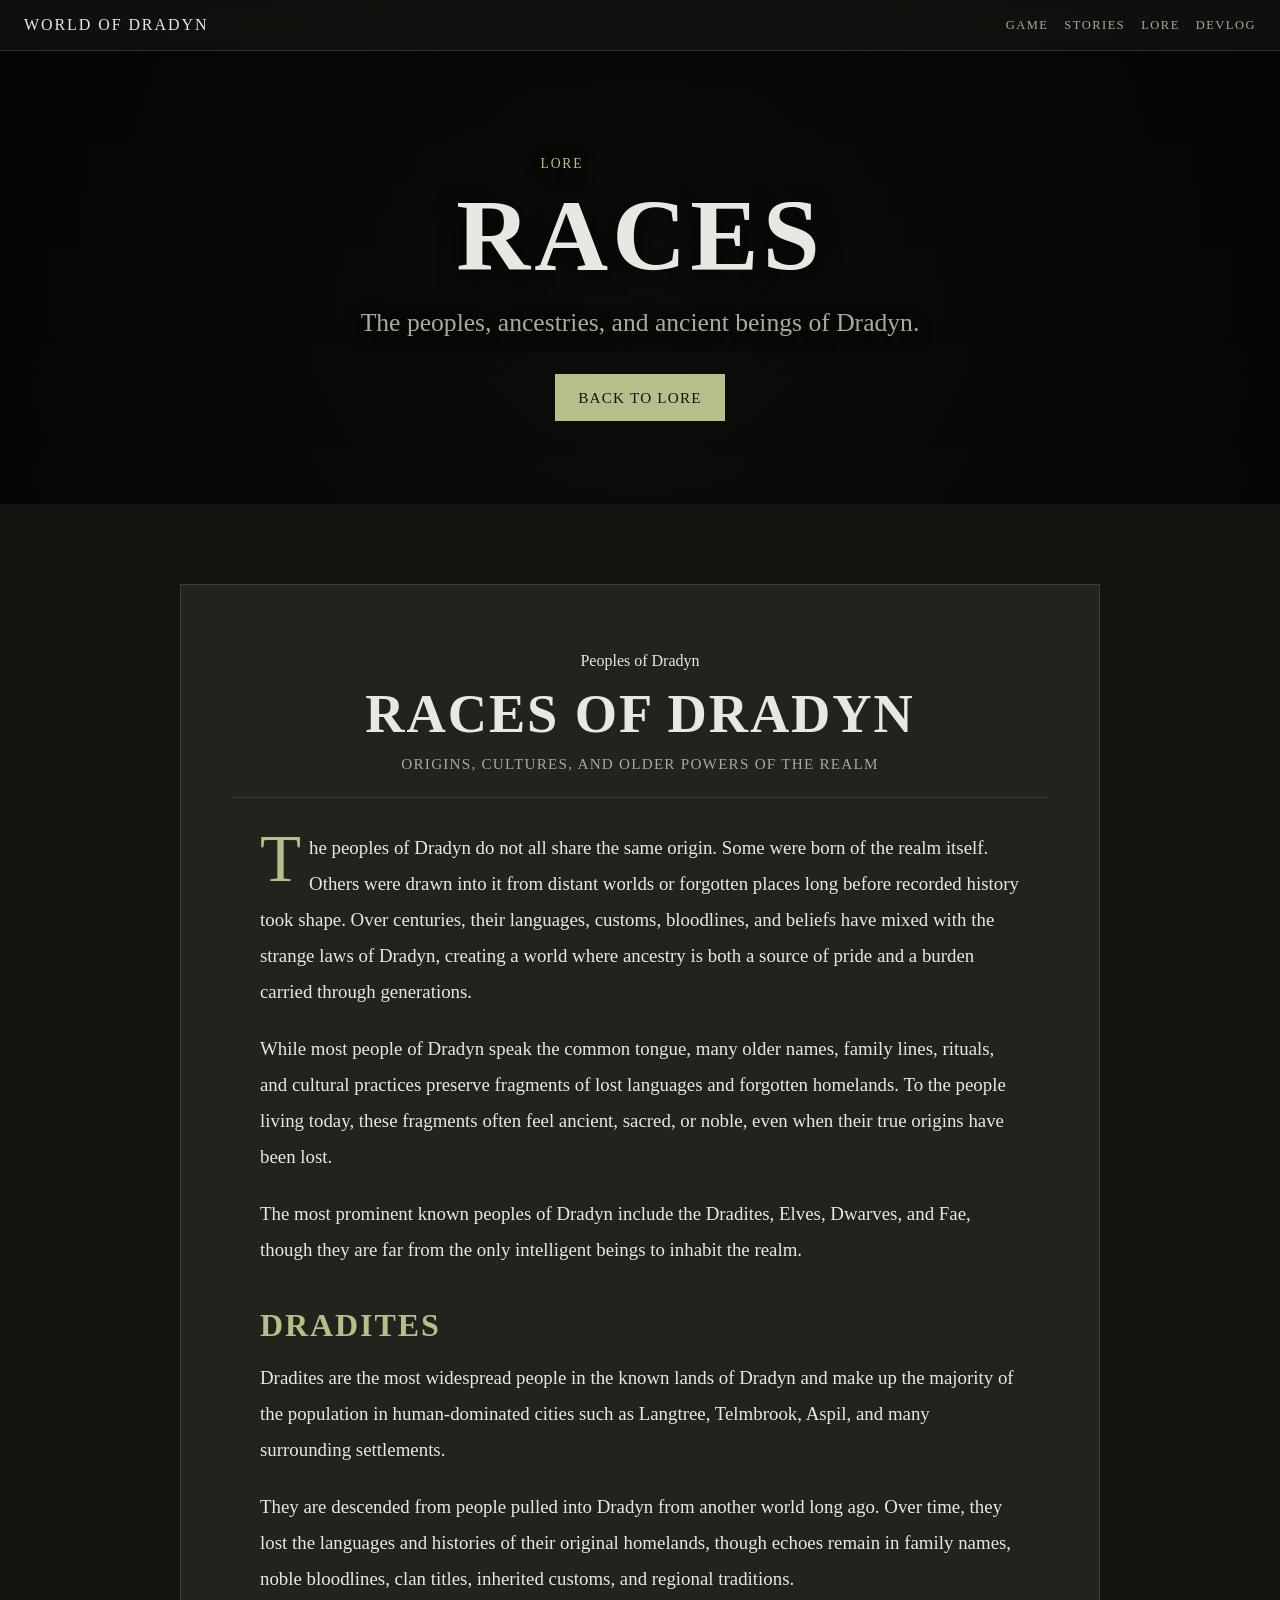
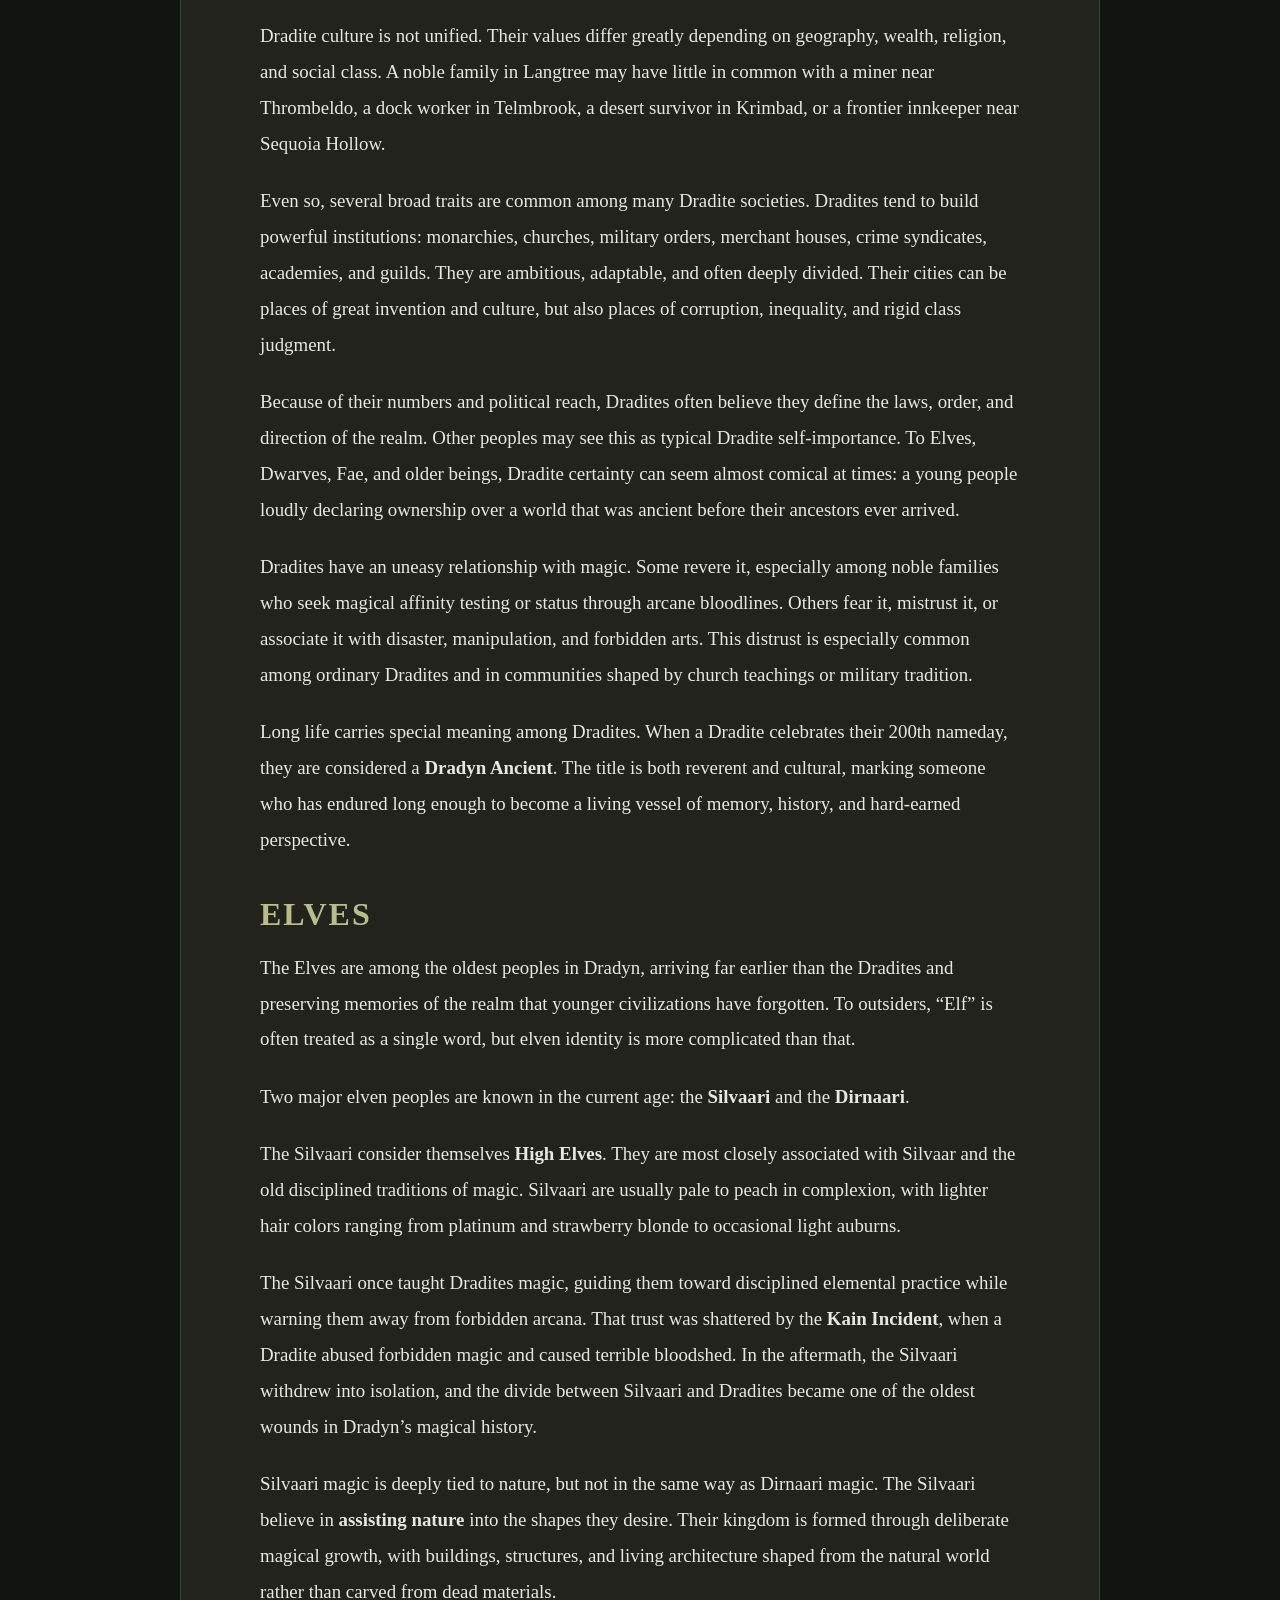
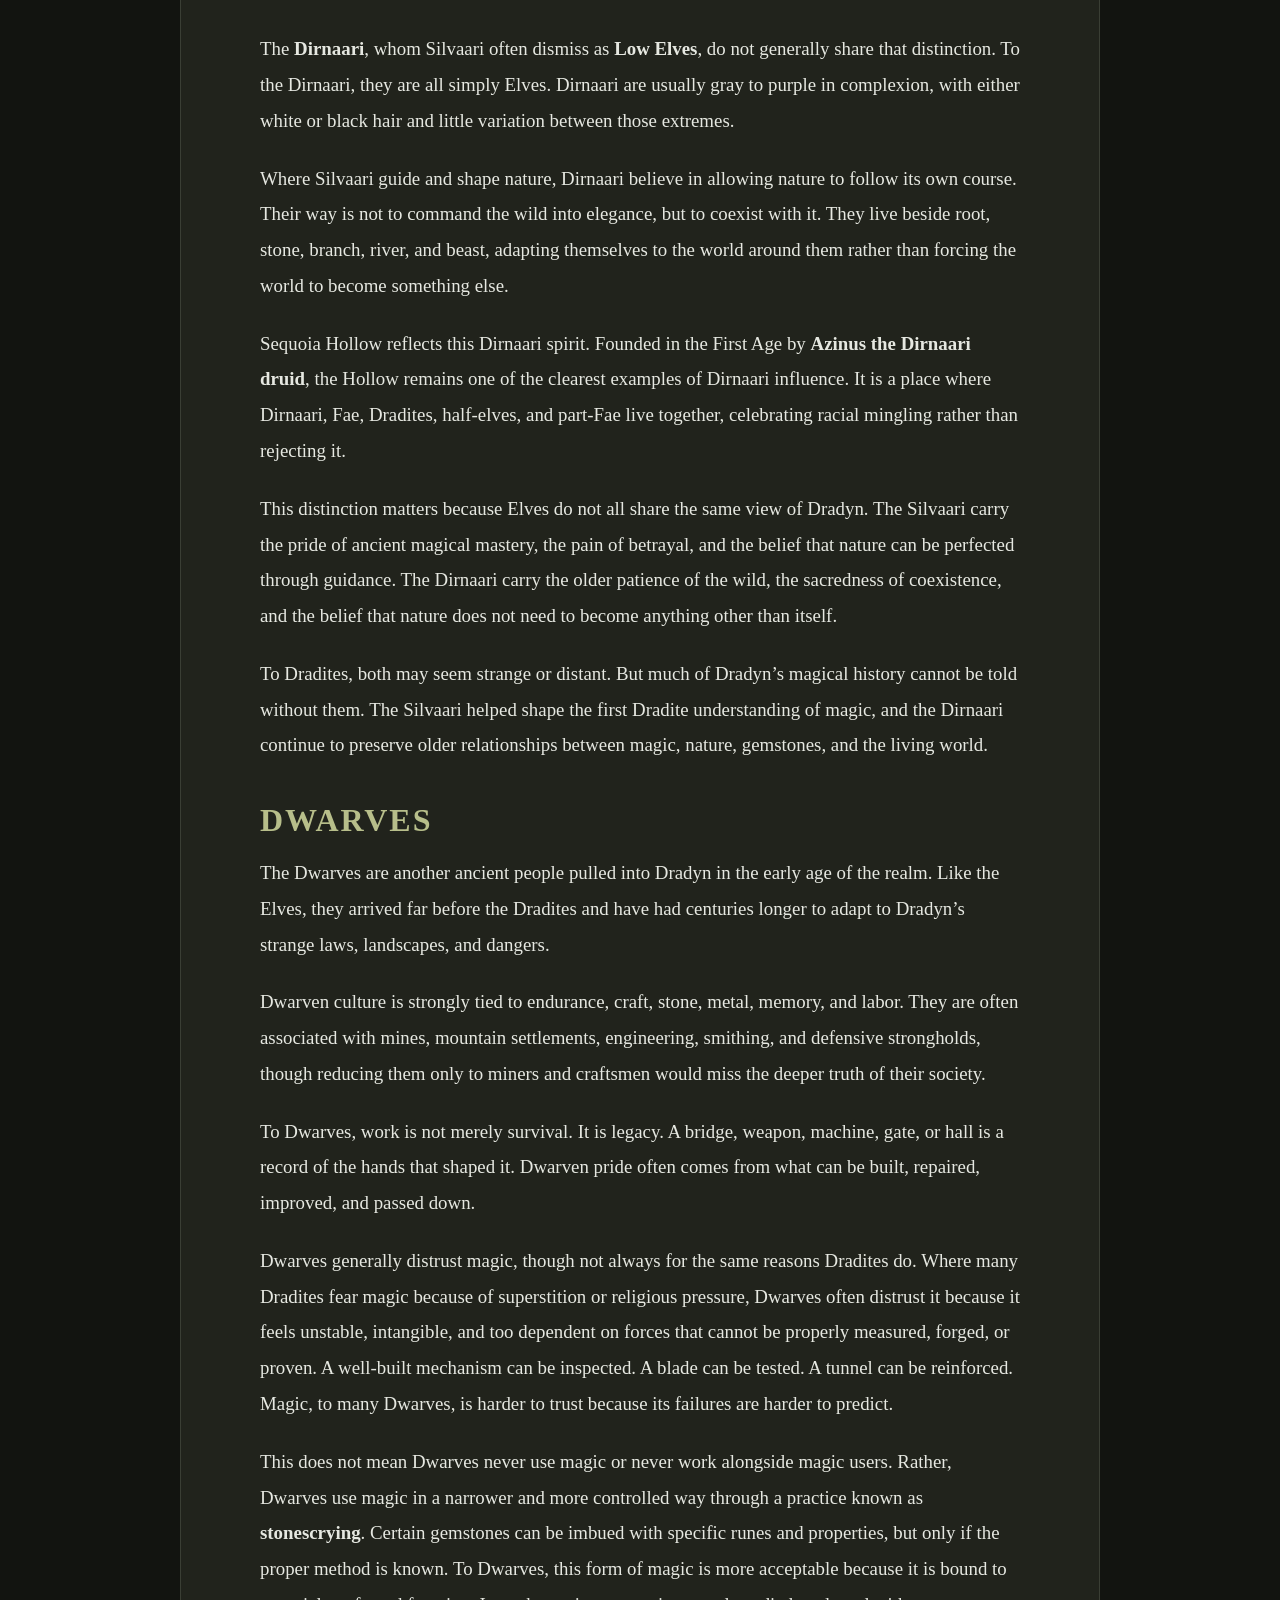
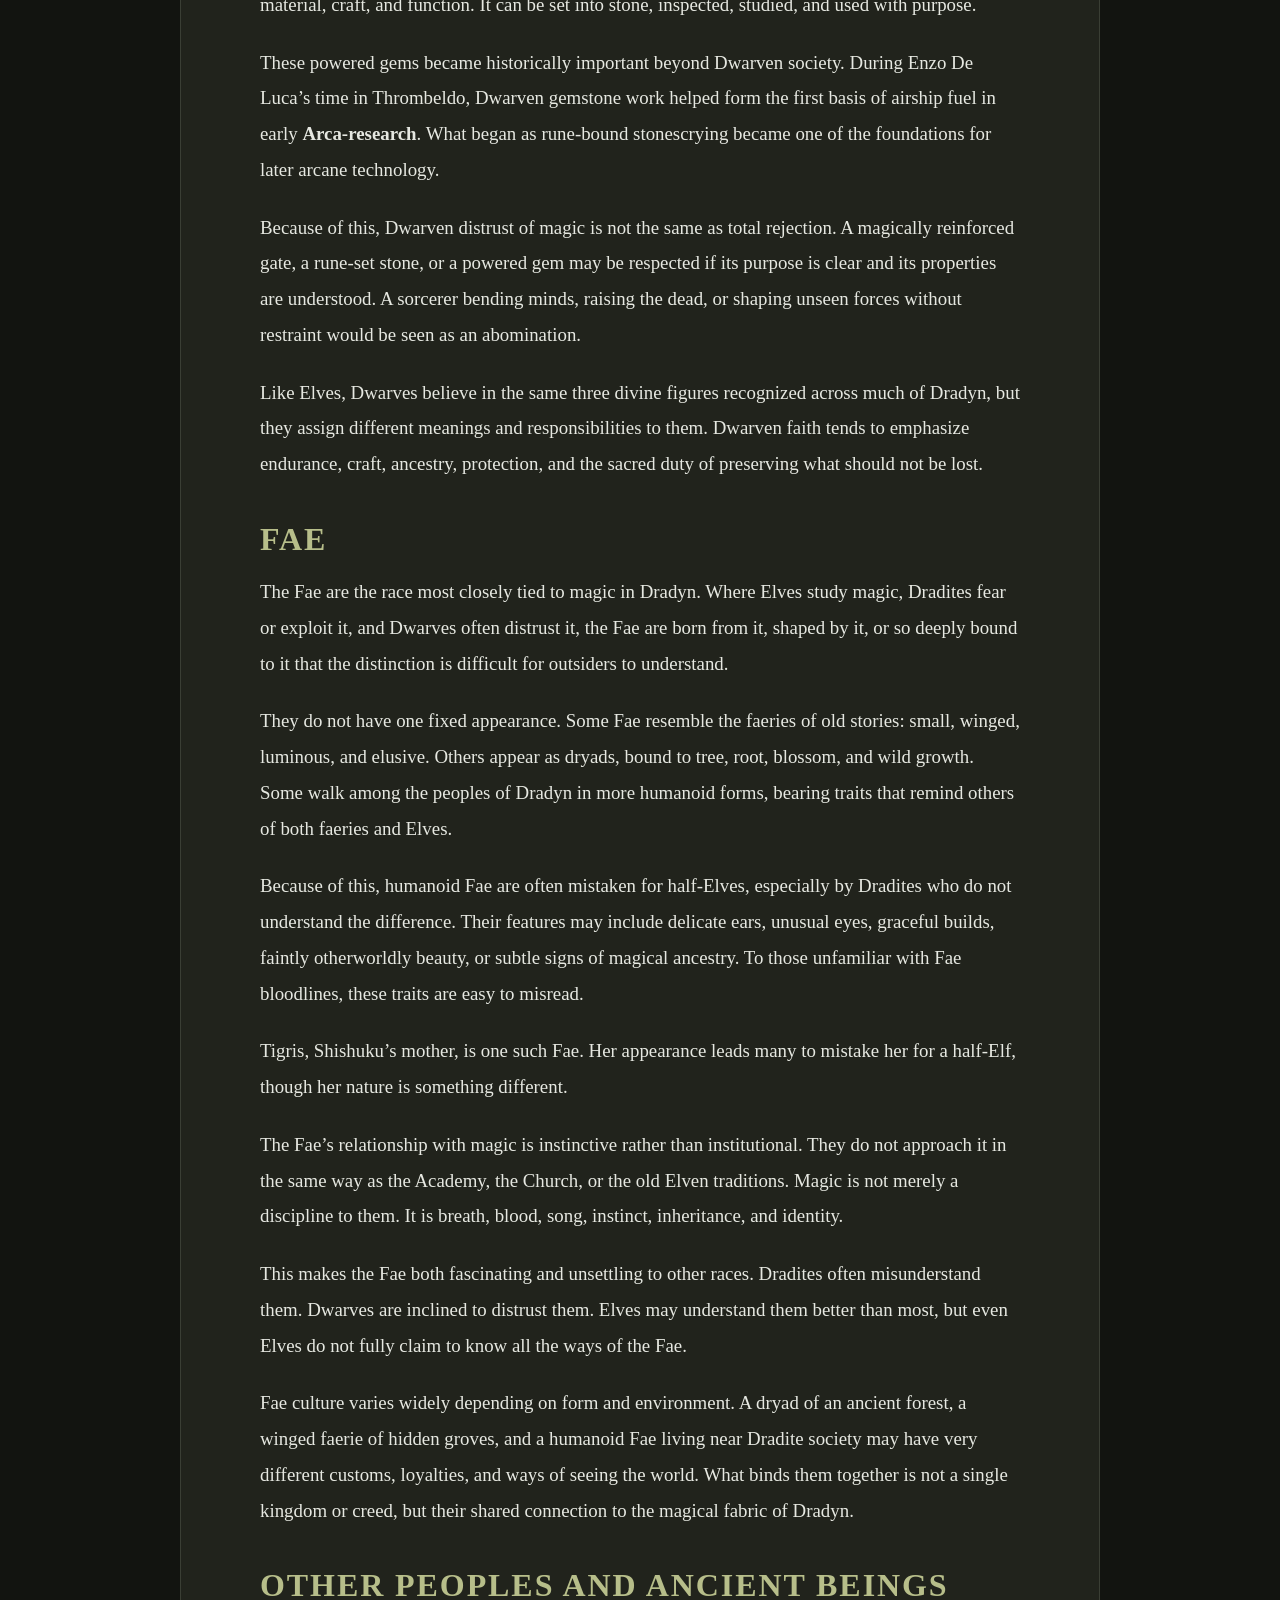
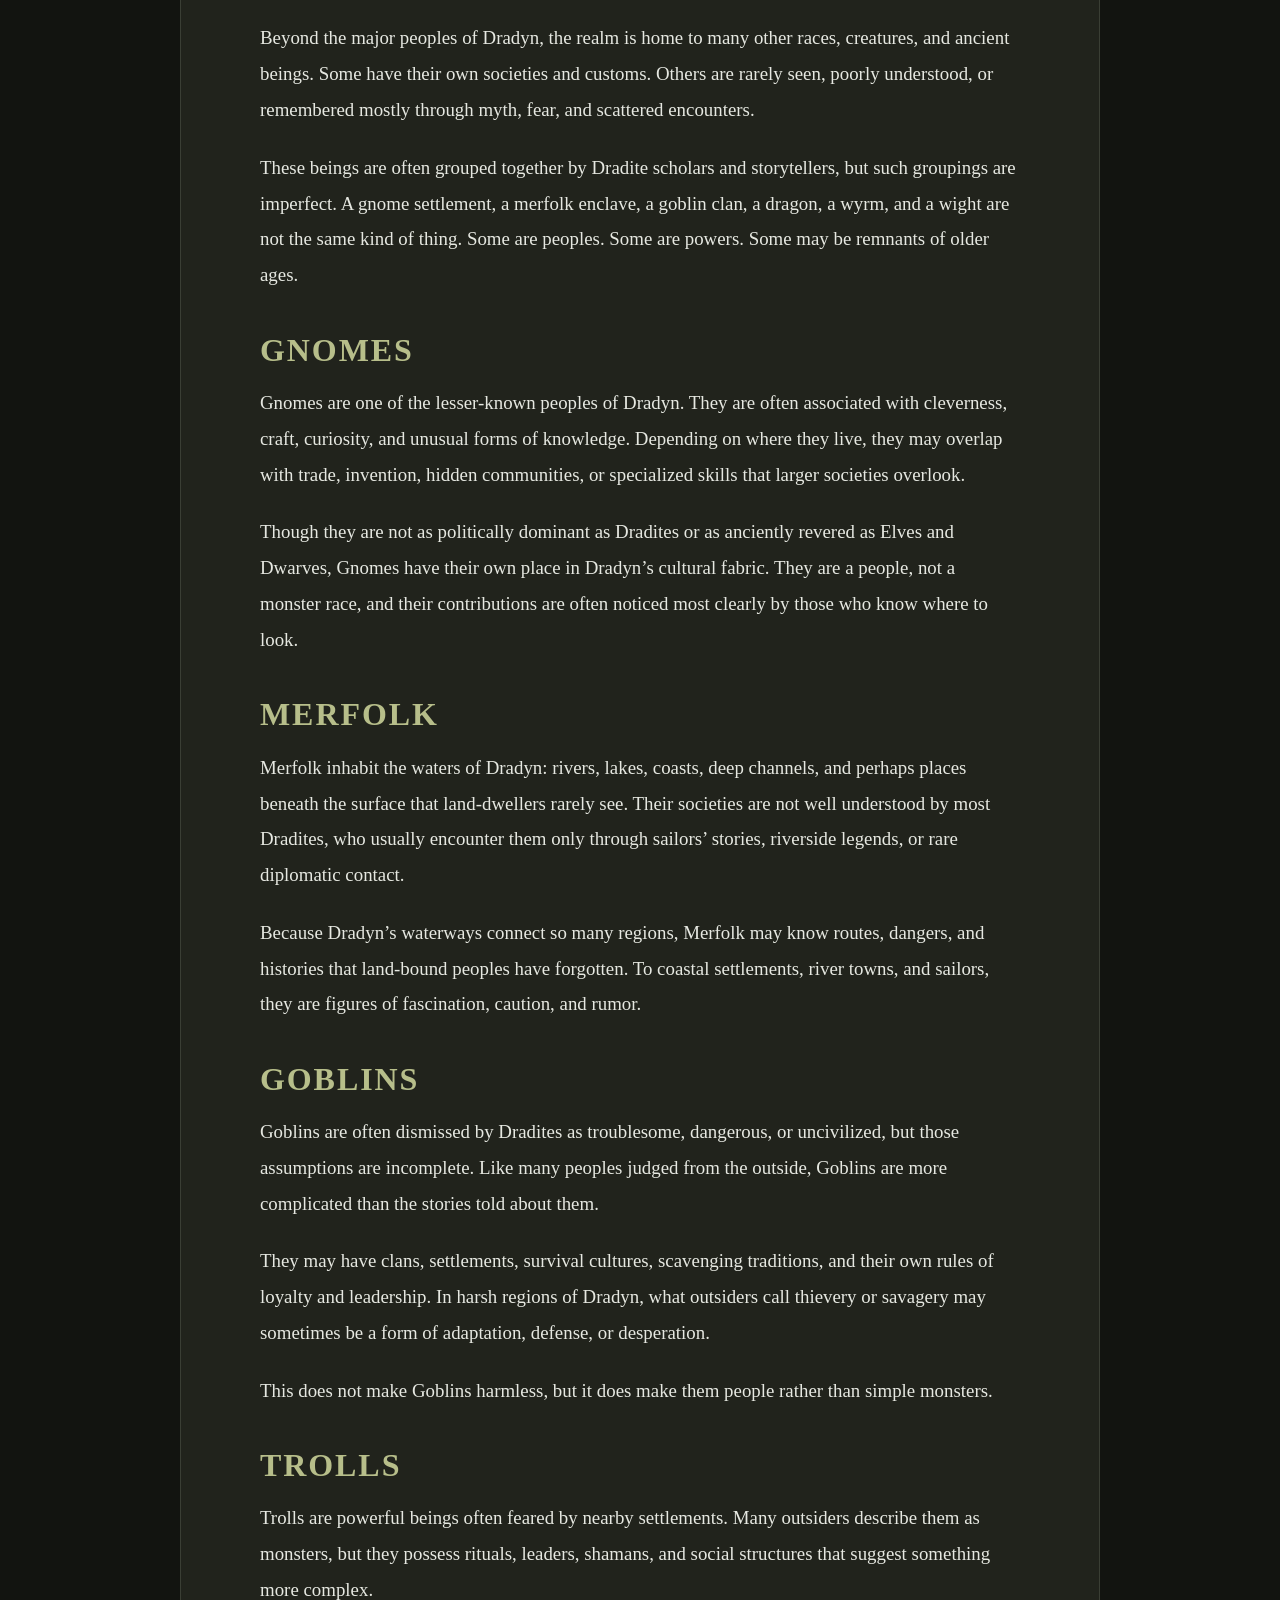
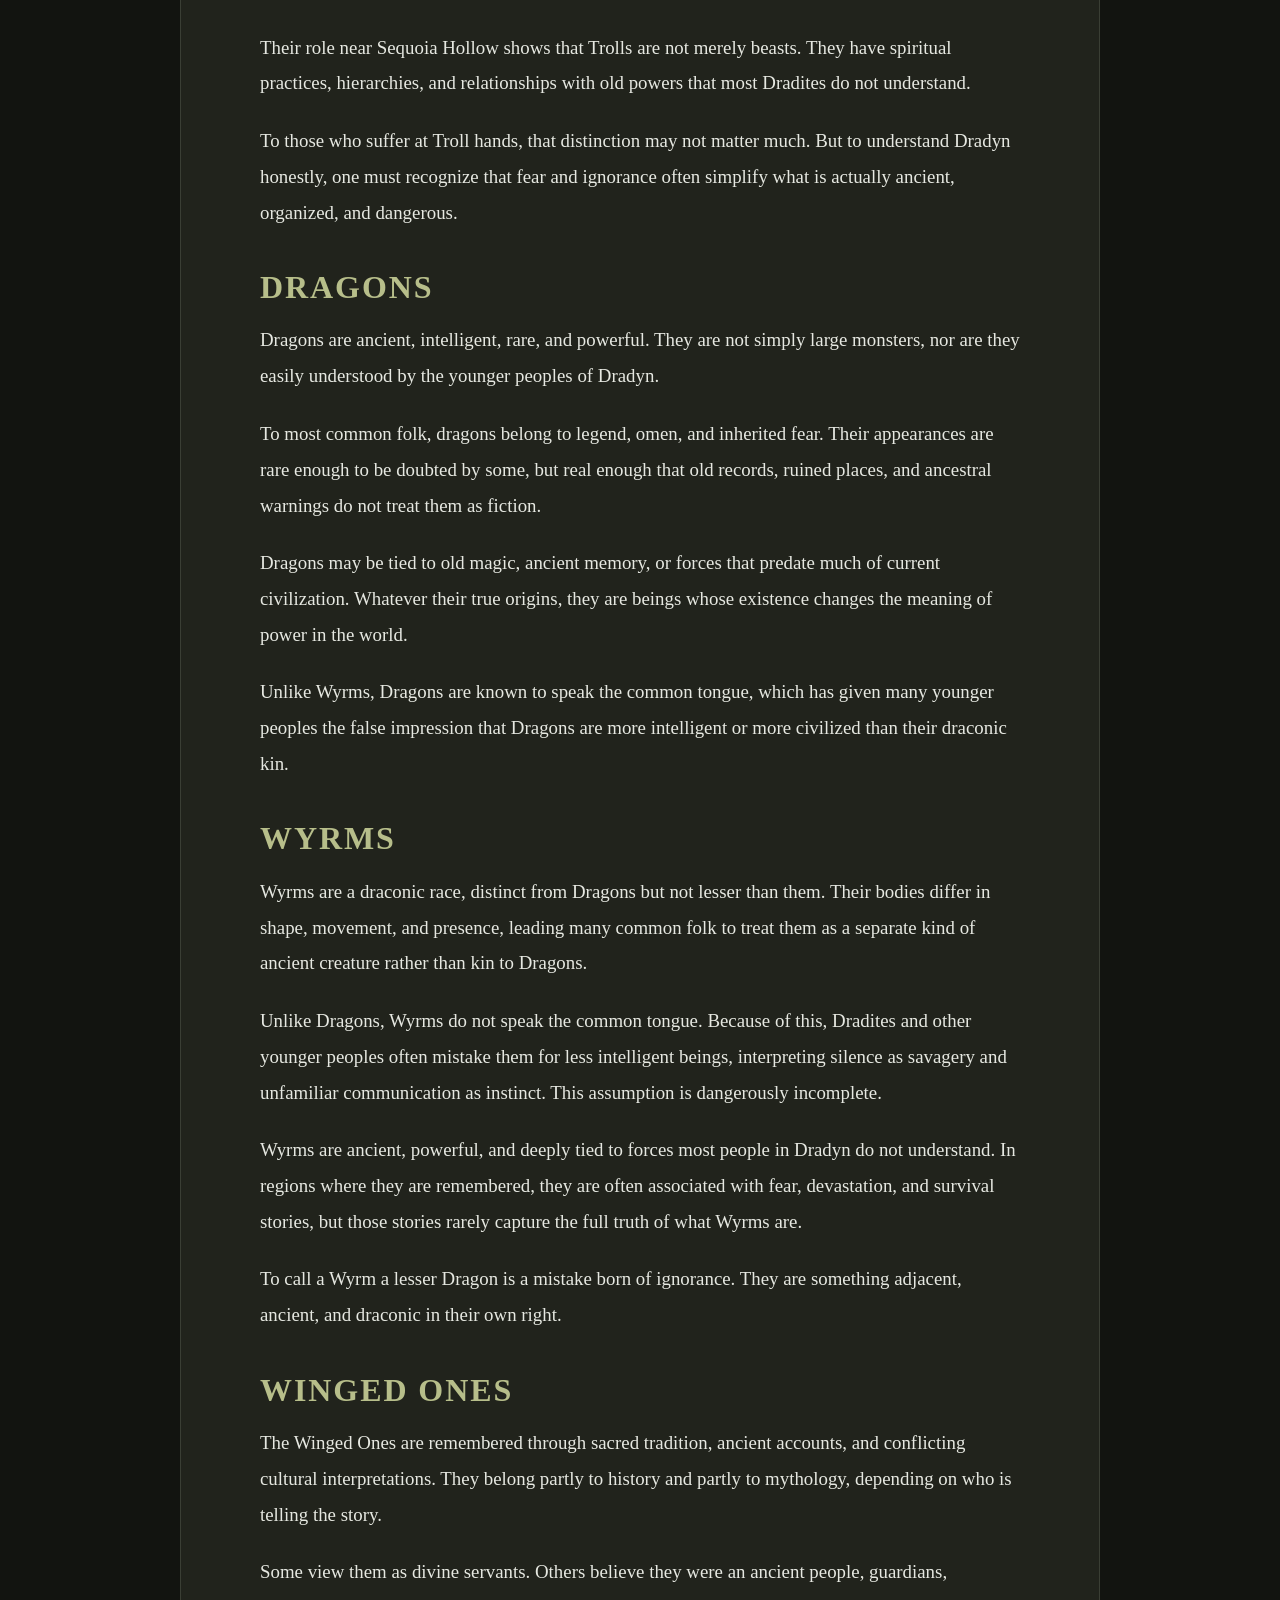
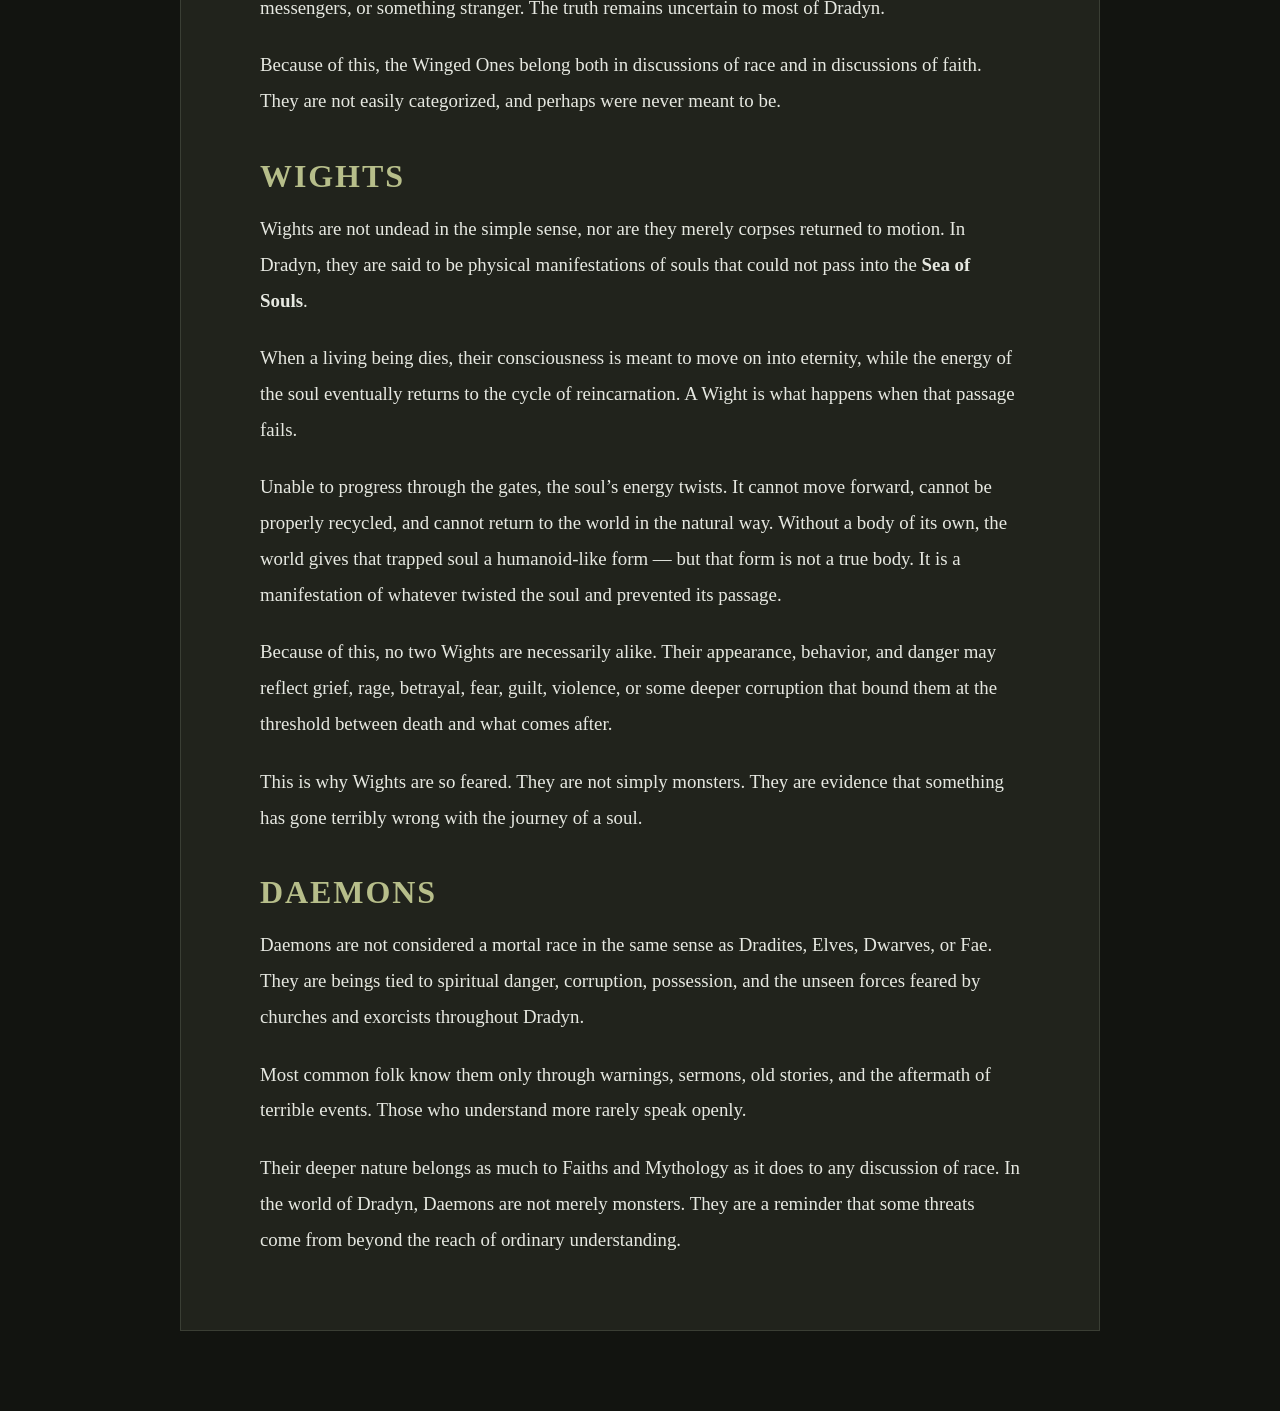
<file: races.html>
<!DOCTYPE html>
<html lang="en">
<head>
  <meta charset="UTF-8" />
  <meta name="viewport" content="width=device-width, initial-scale=1.0" />
  <title>Races | World of Dradyn</title>
  <link rel="stylesheet" href="styles.css" />
</head>
<body>

  <header class="site-header">
    <a class="site-logo" href="index.html">World of Dradyn</a>
    <nav class="site-nav" aria-label="Primary navigation">
      <a href="game.html">Game</a>
      <a href="story.html">Stories</a>
      <a href="lore.html">Lore</a>
      <a href="devlog.html">Devlog</a>
    </nav>
  </header>

  <main>
    <section class="page-hero compact-hero">
      <div class="hero-overlay"></div>
      <div class="hero-content">
        <p class="eyebrow">Lore</p>
        <h1>Races</h1>
        <p>The peoples, ancestries, and ancient beings of Dradyn.</p>
        <div class="hero-buttons">
          <a href="lore.html" class="button primary">Back to Lore</a>
        </div>
      </div>
    </section>

    <section class="section-main">
      <div class="reading-container">
        <article class="reading-panel">
          <header class="reading-header">
            <p class="eyebrow">Peoples of Dradyn</p>
            <h2>Races of Dradyn</h2>
            <p class="reading-meta">Origins, cultures, and older powers of the realm</p>
          </header>

          <div class="prose">
            <p>The peoples of Dradyn do not all share the same origin. Some were born of the realm itself. Others were drawn into it from distant worlds or forgotten places long before recorded history took shape. Over centuries, their languages, customs, bloodlines, and beliefs have mixed with the strange laws of Dradyn, creating a world where ancestry is both a source of pride and a burden carried through generations.</p>

            <p>While most people of Dradyn speak the common tongue, many older names, family lines, rituals, and cultural practices preserve fragments of lost languages and forgotten homelands. To the people living today, these fragments often feel ancient, sacred, or noble, even when their true origins have been lost.</p>

            <p>The most prominent known peoples of Dradyn include the Dradites, Elves, Dwarves, and Fae, though they are far from the only intelligent beings to inhabit the realm.</p>

            <h3>Dradites</h3>

            <p>Dradites are the most widespread people in the known lands of Dradyn and make up the majority of the population in human-dominated cities such as Langtree, Telmbrook, Aspil, and many surrounding settlements.</p>

            <p>They are descended from people pulled into Dradyn from another world long ago. Over time, they lost the languages and histories of their original homelands, though echoes remain in family names, noble bloodlines, clan titles, inherited customs, and regional traditions.</p>

            <p>Dradite culture is not unified. Their values differ greatly depending on geography, wealth, religion, and social class. A noble family in Langtree may have little in common with a miner near Thrombeldo, a dock worker in Telmbrook, a desert survivor in Krimbad, or a frontier innkeeper near Sequoia Hollow.</p>

            <p>Even so, several broad traits are common among many Dradite societies. Dradites tend to build powerful institutions: monarchies, churches, military orders, merchant houses, crime syndicates, academies, and guilds. They are ambitious, adaptable, and often deeply divided. Their cities can be places of great invention and culture, but also places of corruption, inequality, and rigid class judgment.</p>

            <p>Because of their numbers and political reach, Dradites often believe they define the laws, order, and direction of the realm. Other peoples may see this as typical Dradite self-importance. To Elves, Dwarves, Fae, and older beings, Dradite certainty can seem almost comical at times: a young people loudly declaring ownership over a world that was ancient before their ancestors ever arrived.</p>

            <p>Dradites have an uneasy relationship with magic. Some revere it, especially among noble families who seek magical affinity testing or status through arcane bloodlines. Others fear it, mistrust it, or associate it with disaster, manipulation, and forbidden arts. This distrust is especially common among ordinary Dradites and in communities shaped by church teachings or military tradition.</p>

            <p>Long life carries special meaning among Dradites. When a Dradite celebrates their 200th nameday, they are considered a <strong>Dradyn Ancient</strong>. The title is both reverent and cultural, marking someone who has endured long enough to become a living vessel of memory, history, and hard-earned perspective.</p>

            <h3>Elves</h3>

            <p>The Elves are among the oldest peoples in Dradyn, arriving far earlier than the Dradites and preserving memories of the realm that younger civilizations have forgotten. To outsiders, “Elf” is often treated as a single word, but elven identity is more complicated than that.</p>

            <p>Two major elven peoples are known in the current age: the <strong>Silvaari</strong> and the <strong>Dirnaari</strong>.</p>

            <p>The Silvaari consider themselves <strong>High Elves</strong>. They are most closely associated with Silvaar and the old disciplined traditions of magic. Silvaari are usually pale to peach in complexion, with lighter hair colors ranging from platinum and strawberry blonde to occasional light auburns.</p>

            <p>The Silvaari once taught Dradites magic, guiding them toward disciplined elemental practice while warning them away from forbidden arcana. That trust was shattered by the <strong>Kain Incident</strong>, when a Dradite abused forbidden magic and caused terrible bloodshed. In the aftermath, the Silvaari withdrew into isolation, and the divide between Silvaari and Dradites became one of the oldest wounds in Dradyn’s magical history.</p>

            <p>Silvaari magic is deeply tied to nature, but not in the same way as Dirnaari magic. The Silvaari believe in <strong>assisting nature</strong> into the shapes they desire. Their kingdom is formed through deliberate magical growth, with buildings, structures, and living architecture shaped from the natural world rather than carved from dead materials.</p>

            <p>The <strong>Dirnaari</strong>, whom Silvaari often dismiss as <strong>Low Elves</strong>, do not generally share that distinction. To the Dirnaari, they are all simply Elves. Dirnaari are usually gray to purple in complexion, with either white or black hair and little variation between those extremes.</p>

            <p>Where Silvaari guide and shape nature, Dirnaari believe in allowing nature to follow its own course. Their way is not to command the wild into elegance, but to coexist with it. They live beside root, stone, branch, river, and beast, adapting themselves to the world around them rather than forcing the world to become something else.</p>

            <p>Sequoia Hollow reflects this Dirnaari spirit. Founded in the First Age by <strong>Azinus the Dirnaari druid</strong>, the Hollow remains one of the clearest examples of Dirnaari influence. It is a place where Dirnaari, Fae, Dradites, half-elves, and part-Fae live together, celebrating racial mingling rather than rejecting it.</p>

            <p>This distinction matters because Elves do not all share the same view of Dradyn. The Silvaari carry the pride of ancient magical mastery, the pain of betrayal, and the belief that nature can be perfected through guidance. The Dirnaari carry the older patience of the wild, the sacredness of coexistence, and the belief that nature does not need to become anything other than itself.</p>

            <p>To Dradites, both may seem strange or distant. But much of Dradyn’s magical history cannot be told without them. The Silvaari helped shape the first Dradite understanding of magic, and the Dirnaari continue to preserve older relationships between magic, nature, gemstones, and the living world.</p>

            <h3>Dwarves</h3>

            <p>The Dwarves are another ancient people pulled into Dradyn in the early age of the realm. Like the Elves, they arrived far before the Dradites and have had centuries longer to adapt to Dradyn’s strange laws, landscapes, and dangers.</p>

            <p>Dwarven culture is strongly tied to endurance, craft, stone, metal, memory, and labor. They are often associated with mines, mountain settlements, engineering, smithing, and defensive strongholds, though reducing them only to miners and craftsmen would miss the deeper truth of their society.</p>

            <p>To Dwarves, work is not merely survival. It is legacy. A bridge, weapon, machine, gate, or hall is a record of the hands that shaped it. Dwarven pride often comes from what can be built, repaired, improved, and passed down.</p>

            <p>Dwarves generally distrust magic, though not always for the same reasons Dradites do. Where many Dradites fear magic because of superstition or religious pressure, Dwarves often distrust it because it feels unstable, intangible, and too dependent on forces that cannot be properly measured, forged, or proven. A well-built mechanism can be inspected. A blade can be tested. A tunnel can be reinforced. Magic, to many Dwarves, is harder to trust because its failures are harder to predict.</p>

            <p>This does not mean Dwarves never use magic or never work alongside magic users. Rather, Dwarves use magic in a narrower and more controlled way through a practice known as <strong>stonescrying</strong>. Certain gemstones can be imbued with specific runes and properties, but only if the proper method is known. To Dwarves, this form of magic is more acceptable because it is bound to material, craft, and function. It can be set into stone, inspected, studied, and used with purpose.</p>

            <p>These powered gems became historically important beyond Dwarven society. During Enzo De Luca’s time in Thrombeldo, Dwarven gemstone work helped form the first basis of airship fuel in early <strong>Arca-research</strong>. What began as rune-bound stonescrying became one of the foundations for later arcane technology.</p>

            <p>Because of this, Dwarven distrust of magic is not the same as total rejection. A magically reinforced gate, a rune-set stone, or a powered gem may be respected if its purpose is clear and its properties are understood. A sorcerer bending minds, raising the dead, or shaping unseen forces without restraint would be seen as an abomination.</p>

            <p>Like Elves, Dwarves believe in the same three divine figures recognized across much of Dradyn, but they assign different meanings and responsibilities to them. Dwarven faith tends to emphasize endurance, craft, ancestry, protection, and the sacred duty of preserving what should not be lost.</p>

            <h3>Fae</h3>

            <p>The Fae are the race most closely tied to magic in Dradyn. Where Elves study magic, Dradites fear or exploit it, and Dwarves often distrust it, the Fae are born from it, shaped by it, or so deeply bound to it that the distinction is difficult for outsiders to understand.</p>

            <p>They do not have one fixed appearance. Some Fae resemble the faeries of old stories: small, winged, luminous, and elusive. Others appear as dryads, bound to tree, root, blossom, and wild growth. Some walk among the peoples of Dradyn in more humanoid forms, bearing traits that remind others of both faeries and Elves.</p>

            <p>Because of this, humanoid Fae are often mistaken for half-Elves, especially by Dradites who do not understand the difference. Their features may include delicate ears, unusual eyes, graceful builds, faintly otherworldly beauty, or subtle signs of magical ancestry. To those unfamiliar with Fae bloodlines, these traits are easy to misread.</p>

            <p>Tigris, Shishuku’s mother, is one such Fae. Her appearance leads many to mistake her for a half-Elf, though her nature is something different.</p>

            <p>The Fae’s relationship with magic is instinctive rather than institutional. They do not approach it in the same way as the Academy, the Church, or the old Elven traditions. Magic is not merely a discipline to them. It is breath, blood, song, instinct, inheritance, and identity.</p>

            <p>This makes the Fae both fascinating and unsettling to other races. Dradites often misunderstand them. Dwarves are inclined to distrust them. Elves may understand them better than most, but even Elves do not fully claim to know all the ways of the Fae.</p>

            <p>Fae culture varies widely depending on form and environment. A dryad of an ancient forest, a winged faerie of hidden groves, and a humanoid Fae living near Dradite society may have very different customs, loyalties, and ways of seeing the world. What binds them together is not a single kingdom or creed, but their shared connection to the magical fabric of Dradyn.</p>

            <h3>Other Peoples and Ancient Beings</h3>

            <p>Beyond the major peoples of Dradyn, the realm is home to many other races, creatures, and ancient beings. Some have their own societies and customs. Others are rarely seen, poorly understood, or remembered mostly through myth, fear, and scattered encounters.</p>

            <p>These beings are often grouped together by Dradite scholars and storytellers, but such groupings are imperfect. A gnome settlement, a merfolk enclave, a goblin clan, a dragon, a wyrm, and a wight are not the same kind of thing. Some are peoples. Some are powers. Some may be remnants of older ages.</p>

            <h3>Gnomes</h3>

            <p>Gnomes are one of the lesser-known peoples of Dradyn. They are often associated with cleverness, craft, curiosity, and unusual forms of knowledge. Depending on where they live, they may overlap with trade, invention, hidden communities, or specialized skills that larger societies overlook.</p>

            <p>Though they are not as politically dominant as Dradites or as anciently revered as Elves and Dwarves, Gnomes have their own place in Dradyn’s cultural fabric. They are a people, not a monster race, and their contributions are often noticed most clearly by those who know where to look.</p>

            <h3>Merfolk</h3>

            <p>Merfolk inhabit the waters of Dradyn: rivers, lakes, coasts, deep channels, and perhaps places beneath the surface that land-dwellers rarely see. Their societies are not well understood by most Dradites, who usually encounter them only through sailors’ stories, riverside legends, or rare diplomatic contact.</p>

            <p>Because Dradyn’s waterways connect so many regions, Merfolk may know routes, dangers, and histories that land-bound peoples have forgotten. To coastal settlements, river towns, and sailors, they are figures of fascination, caution, and rumor.</p>

            <h3>Goblins</h3>

            <p>Goblins are often dismissed by Dradites as troublesome, dangerous, or uncivilized, but those assumptions are incomplete. Like many peoples judged from the outside, Goblins are more complicated than the stories told about them.</p>

            <p>They may have clans, settlements, survival cultures, scavenging traditions, and their own rules of loyalty and leadership. In harsh regions of Dradyn, what outsiders call thievery or savagery may sometimes be a form of adaptation, defense, or desperation.</p>

            <p>This does not make Goblins harmless, but it does make them people rather than simple monsters.</p>

            <h3>Trolls</h3>

            <p>Trolls are powerful beings often feared by nearby settlements. Many outsiders describe them as monsters, but they possess rituals, leaders, shamans, and social structures that suggest something more complex.</p>

            <p>Their role near Sequoia Hollow shows that Trolls are not merely beasts. They have spiritual practices, hierarchies, and relationships with old powers that most Dradites do not understand.</p>

            <p>To those who suffer at Troll hands, that distinction may not matter much. But to understand Dradyn honestly, one must recognize that fear and ignorance often simplify what is actually ancient, organized, and dangerous.</p>

            <h3>Dragons</h3>

            <p>Dragons are ancient, intelligent, rare, and powerful. They are not simply large monsters, nor are they easily understood by the younger peoples of Dradyn.</p>

            <p>To most common folk, dragons belong to legend, omen, and inherited fear. Their appearances are rare enough to be doubted by some, but real enough that old records, ruined places, and ancestral warnings do not treat them as fiction.</p>

            <p>Dragons may be tied to old magic, ancient memory, or forces that predate much of current civilization. Whatever their true origins, they are beings whose existence changes the meaning of power in the world.</p>

            <p>Unlike Wyrms, Dragons are known to speak the common tongue, which has given many younger peoples the false impression that Dragons are more intelligent or more civilized than their draconic kin.</p>

            <h3>Wyrms</h3>

            <p>Wyrms are a draconic race, distinct from Dragons but not lesser than them. Their bodies differ in shape, movement, and presence, leading many common folk to treat them as a separate kind of ancient creature rather than kin to Dragons.</p>

            <p>Unlike Dragons, Wyrms do not speak the common tongue. Because of this, Dradites and other younger peoples often mistake them for less intelligent beings, interpreting silence as savagery and unfamiliar communication as instinct. This assumption is dangerously incomplete.</p>

            <p>Wyrms are ancient, powerful, and deeply tied to forces most people in Dradyn do not understand. In regions where they are remembered, they are often associated with fear, devastation, and survival stories, but those stories rarely capture the full truth of what Wyrms are.</p>

            <p>To call a Wyrm a lesser Dragon is a mistake born of ignorance. They are something adjacent, ancient, and draconic in their own right.</p>

            <h3>Winged Ones</h3>

            <p>The Winged Ones are remembered through sacred tradition, ancient accounts, and conflicting cultural interpretations. They belong partly to history and partly to mythology, depending on who is telling the story.</p>

            <p>Some view them as divine servants. Others believe they were an ancient people, guardians, messengers, or something stranger. The truth remains uncertain to most of Dradyn.</p>

            <p>Because of this, the Winged Ones belong both in discussions of race and in discussions of faith. They are not easily categorized, and perhaps were never meant to be.</p>

            <h3>Wights</h3>

            <p>Wights are not undead in the simple sense, nor are they merely corpses returned to motion. In Dradyn, they are said to be physical manifestations of souls that could not pass into the <strong>Sea of Souls</strong>.</p>

            <p>When a living being dies, their consciousness is meant to move on into eternity, while the energy of the soul eventually returns to the cycle of reincarnation. A Wight is what happens when that passage fails.</p>

            <p>Unable to progress through the gates, the soul’s energy twists. It cannot move forward, cannot be properly recycled, and cannot return to the world in the natural way. Without a body of its own, the world gives that trapped soul a humanoid-like form — but that form is not a true body. It is a manifestation of whatever twisted the soul and prevented its passage.</p>

            <p>Because of this, no two Wights are necessarily alike. Their appearance, behavior, and danger may reflect grief, rage, betrayal, fear, guilt, violence, or some deeper corruption that bound them at the threshold between death and what comes after.</p>

            <p>This is why Wights are so feared. They are not simply monsters. They are evidence that something has gone terribly wrong with the journey of a soul.</p>

            <h3>Daemons</h3>

            <p>Daemons are not considered a mortal race in the same sense as Dradites, Elves, Dwarves, or Fae. They are beings tied to spiritual danger, corruption, possession, and the unseen forces feared by churches and exorcists throughout Dradyn.</p>

            <p>Most common folk know them only through warnings, sermons, old stories, and the aftermath of terrible events. Those who understand more rarely speak openly.</p>

            <p>Their deeper nature belongs as much to Faiths and Mythology as it does to any discussion of race. In the world of Dradyn, Daemons are not merely monsters. They are a reminder that some threats come from beyond the reach of ordinary understanding.</p>
          </div>
        </article>
      </div>
    </section>
  </main>

</body>
</html>
</file>
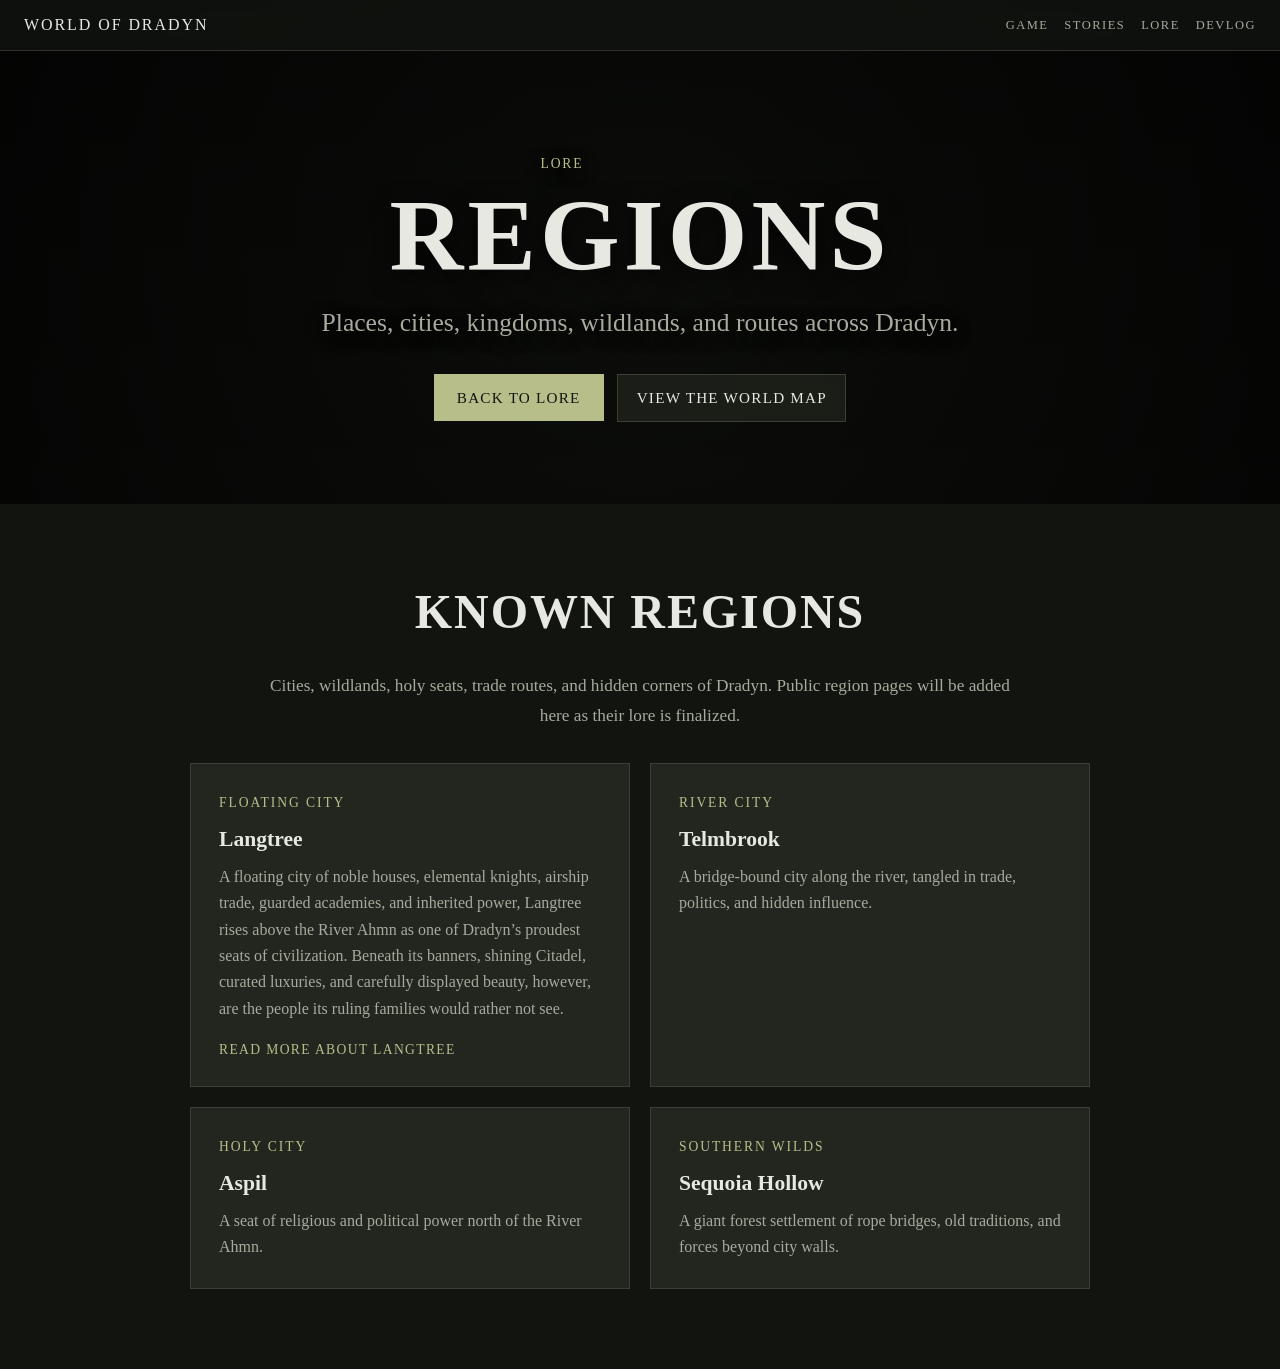
<file: regions.html>
<!DOCTYPE html>
<html lang="en">
<head>
  <meta charset="UTF-8" />
  <meta name="viewport" content="width=device-width, initial-scale=1.0" />
  <title>Regions | World of Dradyn</title>
  <link rel="stylesheet" href="styles.css" />
</head>
<body>

  <header class="site-header">
    <a class="site-logo" href="index.html">World of Dradyn</a>
    <nav class="site-nav" aria-label="Primary navigation">
      <a href="game.html">Game</a>
      <a href="story.html">Stories</a>
      <a href="lore.html">Lore</a>
      <a href="devlog.html">Devlog</a>
    </nav>
  </header>

  <main>
    <section class="page-hero compact-hero">
      <div class="hero-overlay"></div>
      <div class="hero-content">
        <p class="eyebrow">Lore</p>
        <h1>Regions</h1>
        <p>Places, cities, kingdoms, wildlands, and routes across Dradyn.</p>
        <div class="hero-buttons">
          <a href="lore.html" class="button primary">Back to Lore</a>
          <a href="index.html#world" class="button">View the World Map</a>
        </div>
      </div>
    </section>

    <section class="section-main">
      <div class="container">
        <h2>Known Regions</h2>
        <p class="lead-copy">
          Cities, wildlands, holy seats, trade routes, and hidden corners of Dradyn. Public region pages will be added here as their lore is finalized.
        </p>

        <div class="feature-grid two-column">
          <article class="feature-card">
            <p class="eyebrow">Floating City</p>
            <h3>Langtree</h3>
            <p>A floating city of noble houses, elemental knights, airship trade, guarded academies, and inherited power, Langtree rises above the River Ahmn as one of Dradyn’s proudest seats of civilization. Beneath its banners, shining Citadel, curated luxuries, and carefully displayed beauty, however, are the people its ruling families would rather not see.</p>
            <a href="langtree.html" class="text-link">Read more about Langtree</a>
          </article>

          <article class="feature-card">
            <p class="eyebrow">River City</p>
            <h3>Telmbrook</h3>
            <p>A bridge-bound city along the river, tangled in trade, politics, and hidden influence.</p>
          </article>

          <article class="feature-card">
            <p class="eyebrow">Holy City</p>
            <h3>Aspil</h3>
            <p>A seat of religious and political power north of the River Ahmn.</p>
          </article>

          <article class="feature-card">
            <p class="eyebrow">Southern Wilds</p>
            <h3>Sequoia Hollow</h3>
            <p>A giant forest settlement of rope bridges, old traditions, and forces beyond city walls.</p>
          </article>
        </div>
      </div>
    </section>
  </main>

</body>
</html>
</file>
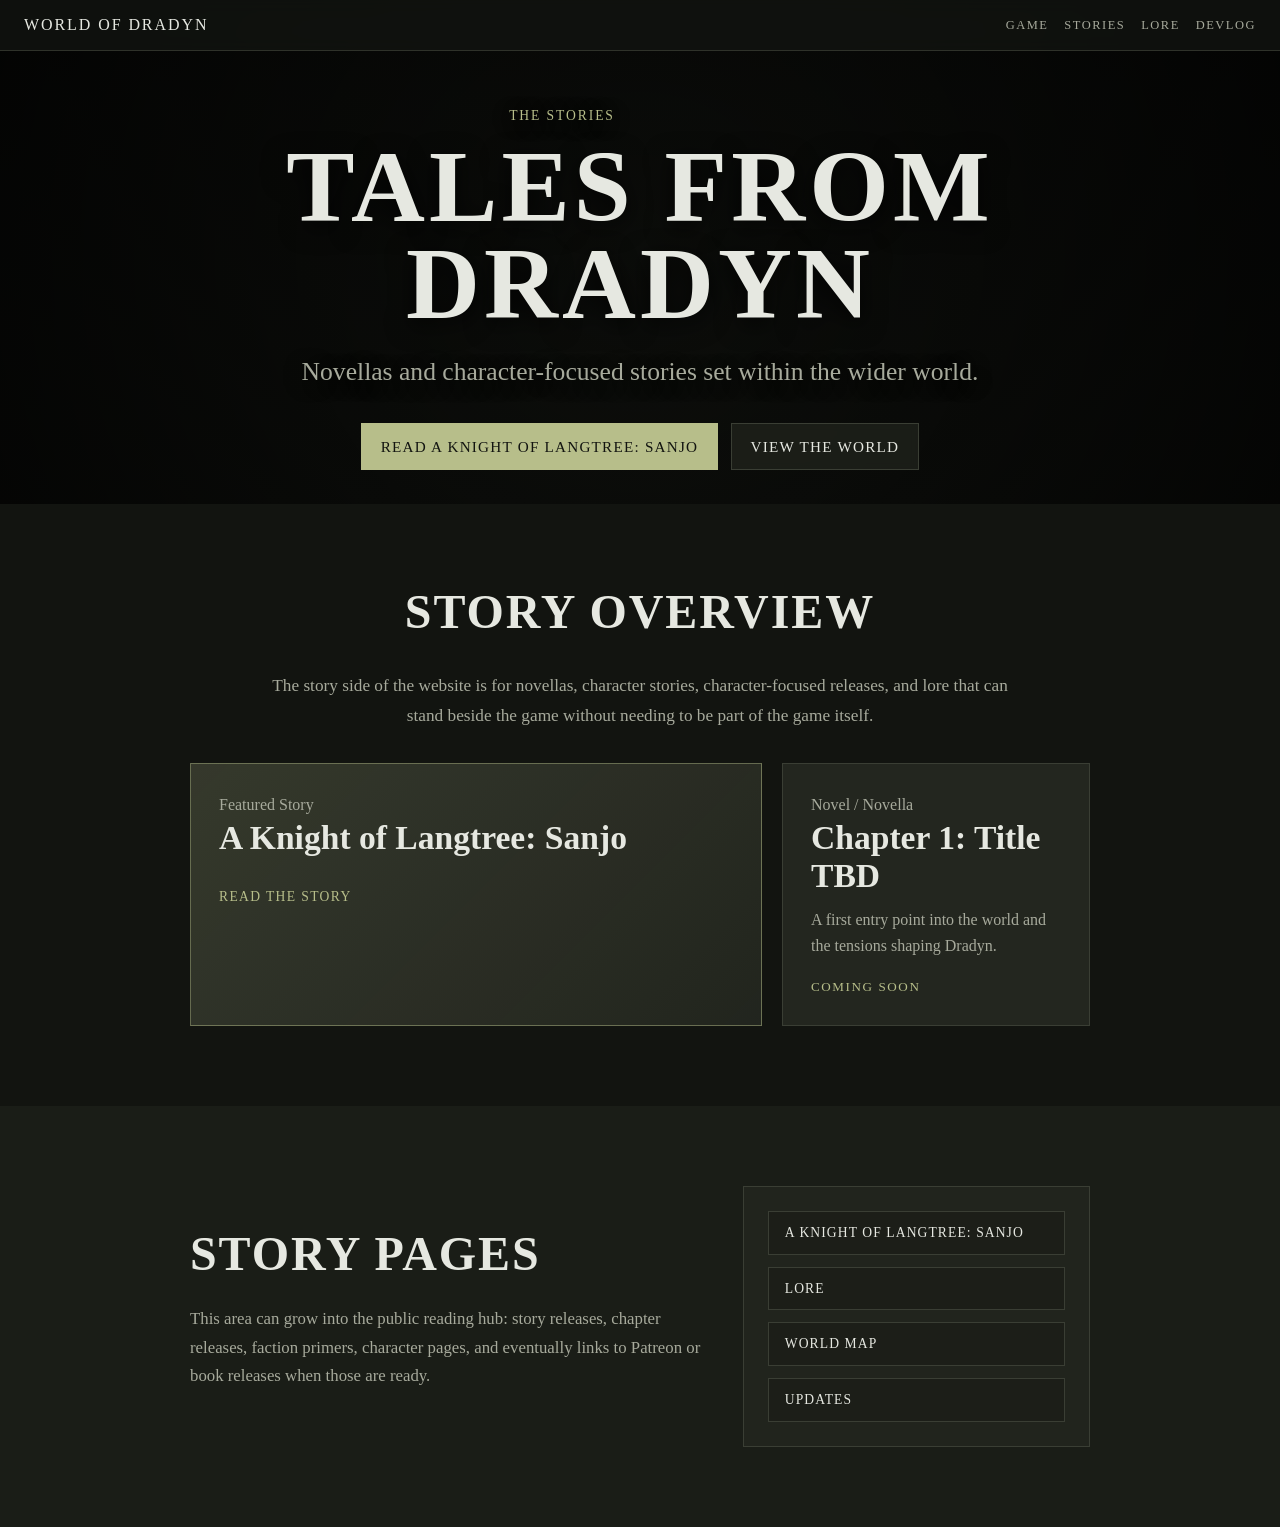
<file: story.html>
<!DOCTYPE html>
<html lang="en">
<head>
  <meta charset="UTF-8" />
  <meta name="viewport" content="width=device-width, initial-scale=1.0" />
  <title>Tales from Dradyn | World of Dradyn</title>
  <link rel="stylesheet" href="styles.css" />
</head>
<body>

  <header class="site-header">
    <a class="site-logo" href="index.html">World of Dradyn</a>
    <nav class="site-nav" aria-label="Primary navigation">
      <a href="game.html">Game</a>
      <a href="story.html">Stories</a>
      <a href="lore.html">Lore</a>
      <a href="devlog.html">Devlog</a>
    </nav>
  </header>

  <main>
    <section class="page-hero compact-hero">
      <div class="hero-overlay"></div>
      <div class="hero-content">
        <p class="eyebrow">The Stories</p>
        <h1>Tales from Dradyn</h1>
        <p>Novellas and character-focused stories set within the wider world.</p>
        <div class="hero-buttons">
          <a href="a-knight-of-langtree-sanjo.html" class="button primary">Read A Knight of Langtree: Sanjo</a>
          <a href="index.html#world" class="button">View the World</a>
        </div>
      </div>
    </section>

    <section class="section-main">
      <div class="container">
        <h2>Story Overview</h2>
        <p class="lead-copy">
          The story side of the website is for novellas, character stories, character-focused releases, and lore that can stand beside the game without needing to be part of the game itself.
        </p>

        <div class="story-feature-grid">
          <article class="story-feature-card featured-story-card">
            <p class="eyebrow">Featured Story</p>
            <h3>A Knight of Langtree: Sanjo</h3>
            <a href="a-knight-of-langtree-sanjo.html" class="text-link">Read the story</a>
          </article>

          <article class="story-feature-card">
            <p class="eyebrow">Novel / Novella</p>
            <h3>Chapter 1: Title TBD</h3>
            <p>
              A first entry point into the world and the tensions shaping Dradyn.
            </p>
            <p class="story-status">Coming Soon</p>
          </article>
        </div>
      </div>
    </section>

    <section class="section-dark">
      <div class="container split-section">
        <div>
          <h2>Story Pages</h2>
          <p>
            This area can grow into the public reading hub: story releases, chapter releases, faction primers, character pages, and eventually links to Patreon or book releases when those are ready.
          </p>
        </div>

        <div class="link-panel">
          <a href="a-knight-of-langtree-sanjo.html">A Knight of Langtree: Sanjo</a>
          <a href="lore.html">Lore</a>
          <a href="index.html#world">World Map</a>
          <a href="devlog.html">Updates</a>
        </div>
      </div>
    </section>
  </main>

</body>
</html>
</file>
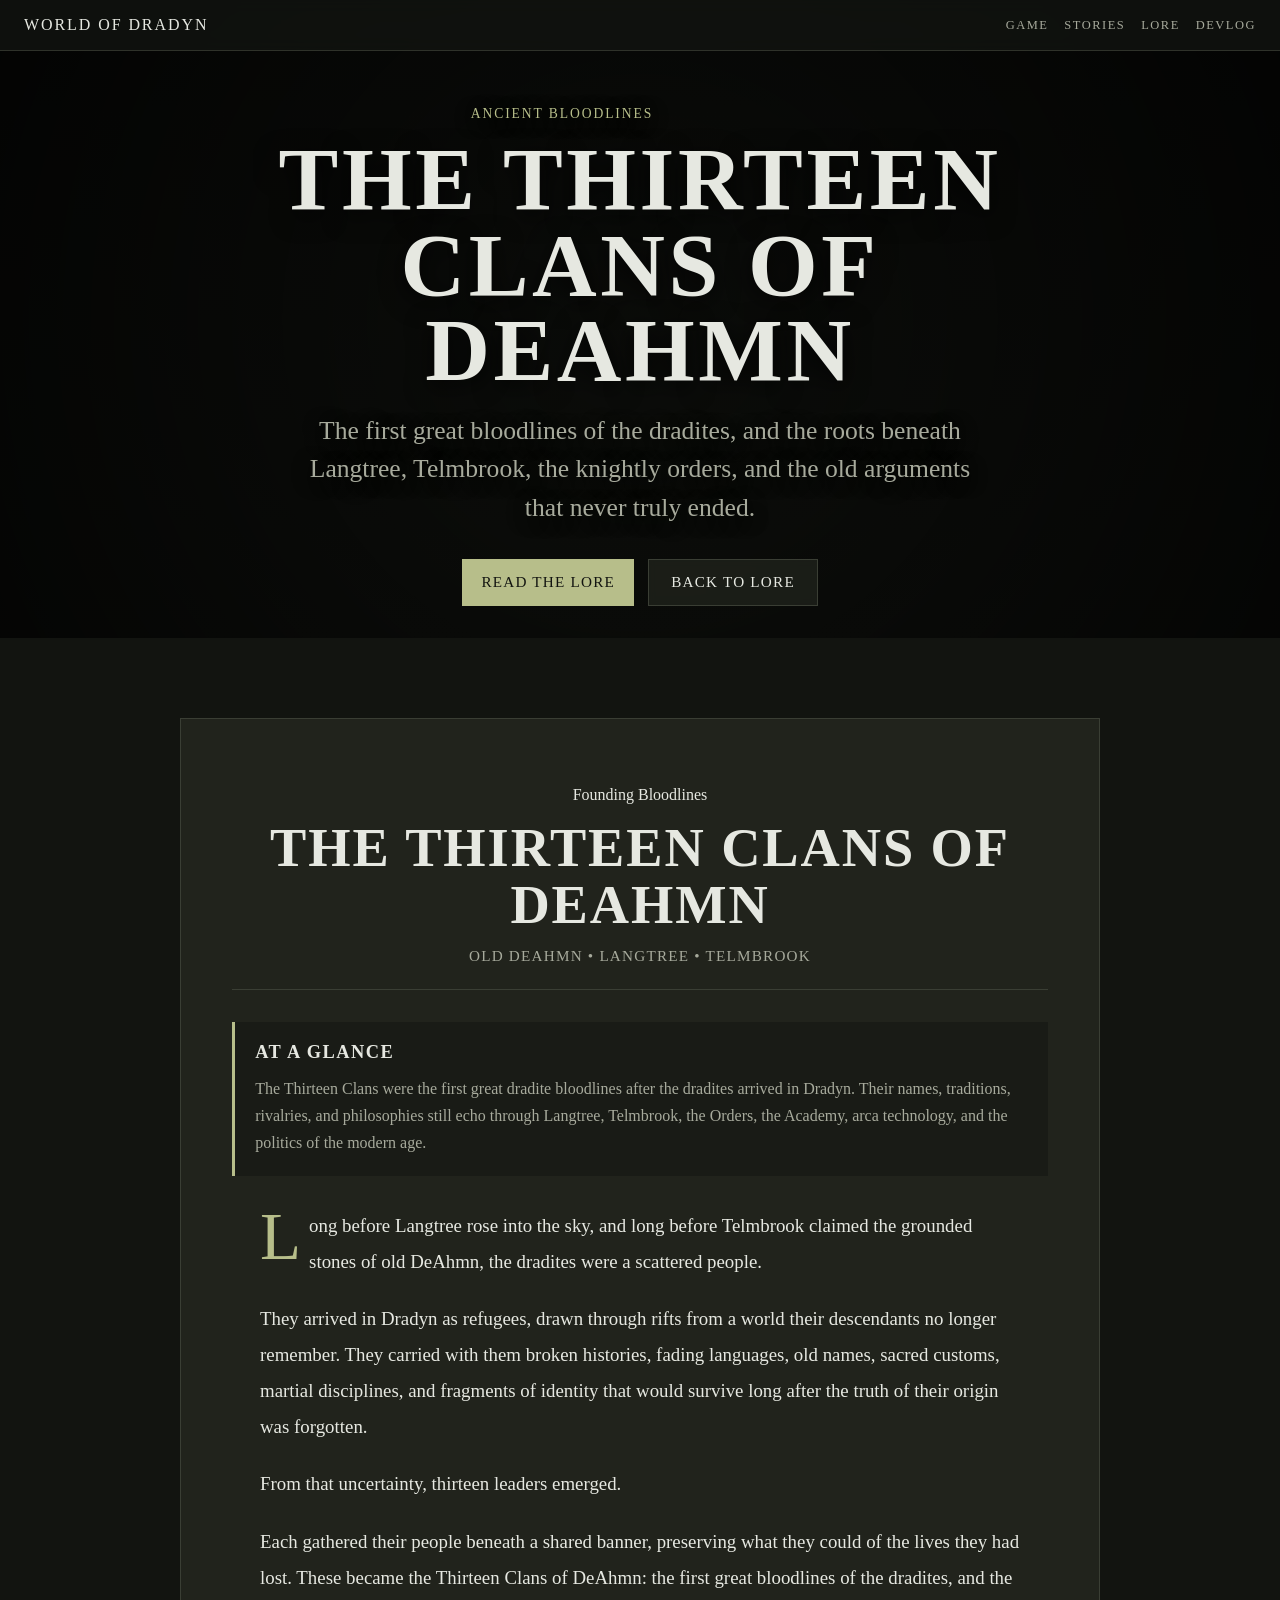
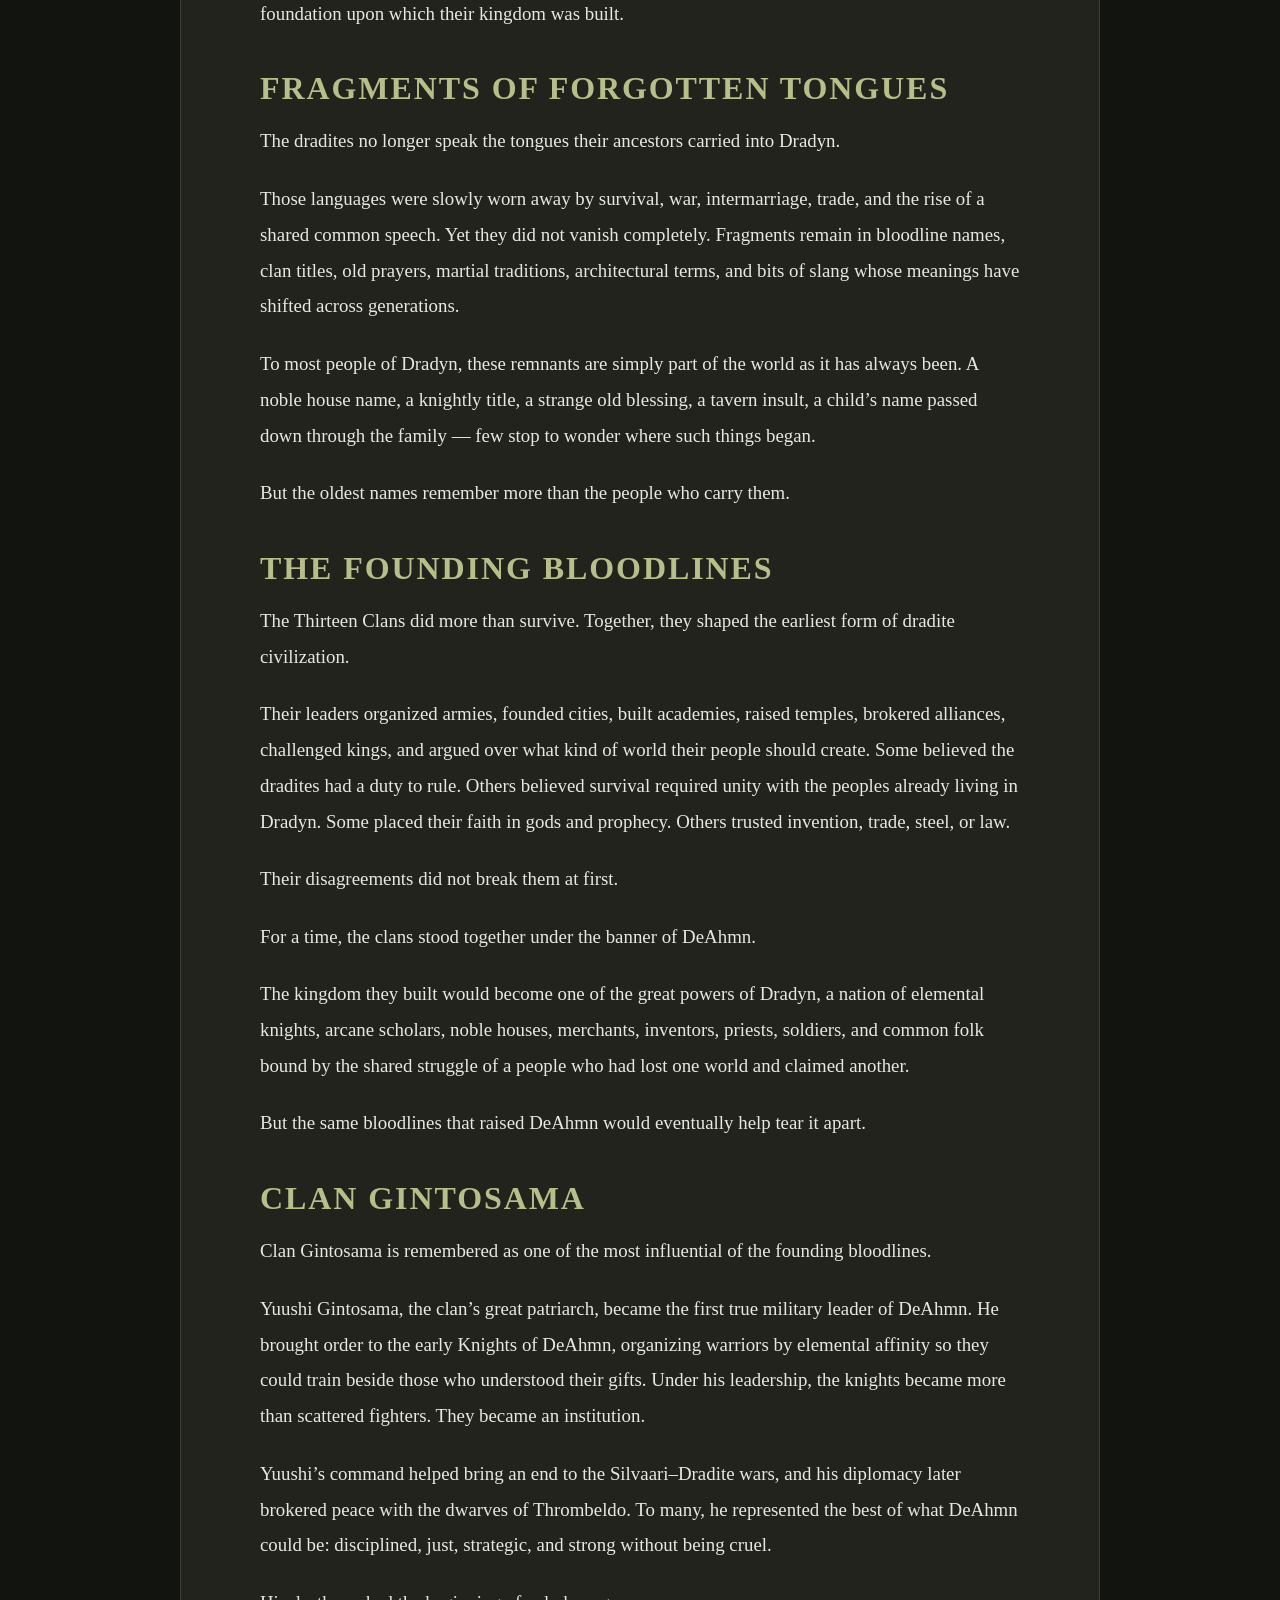
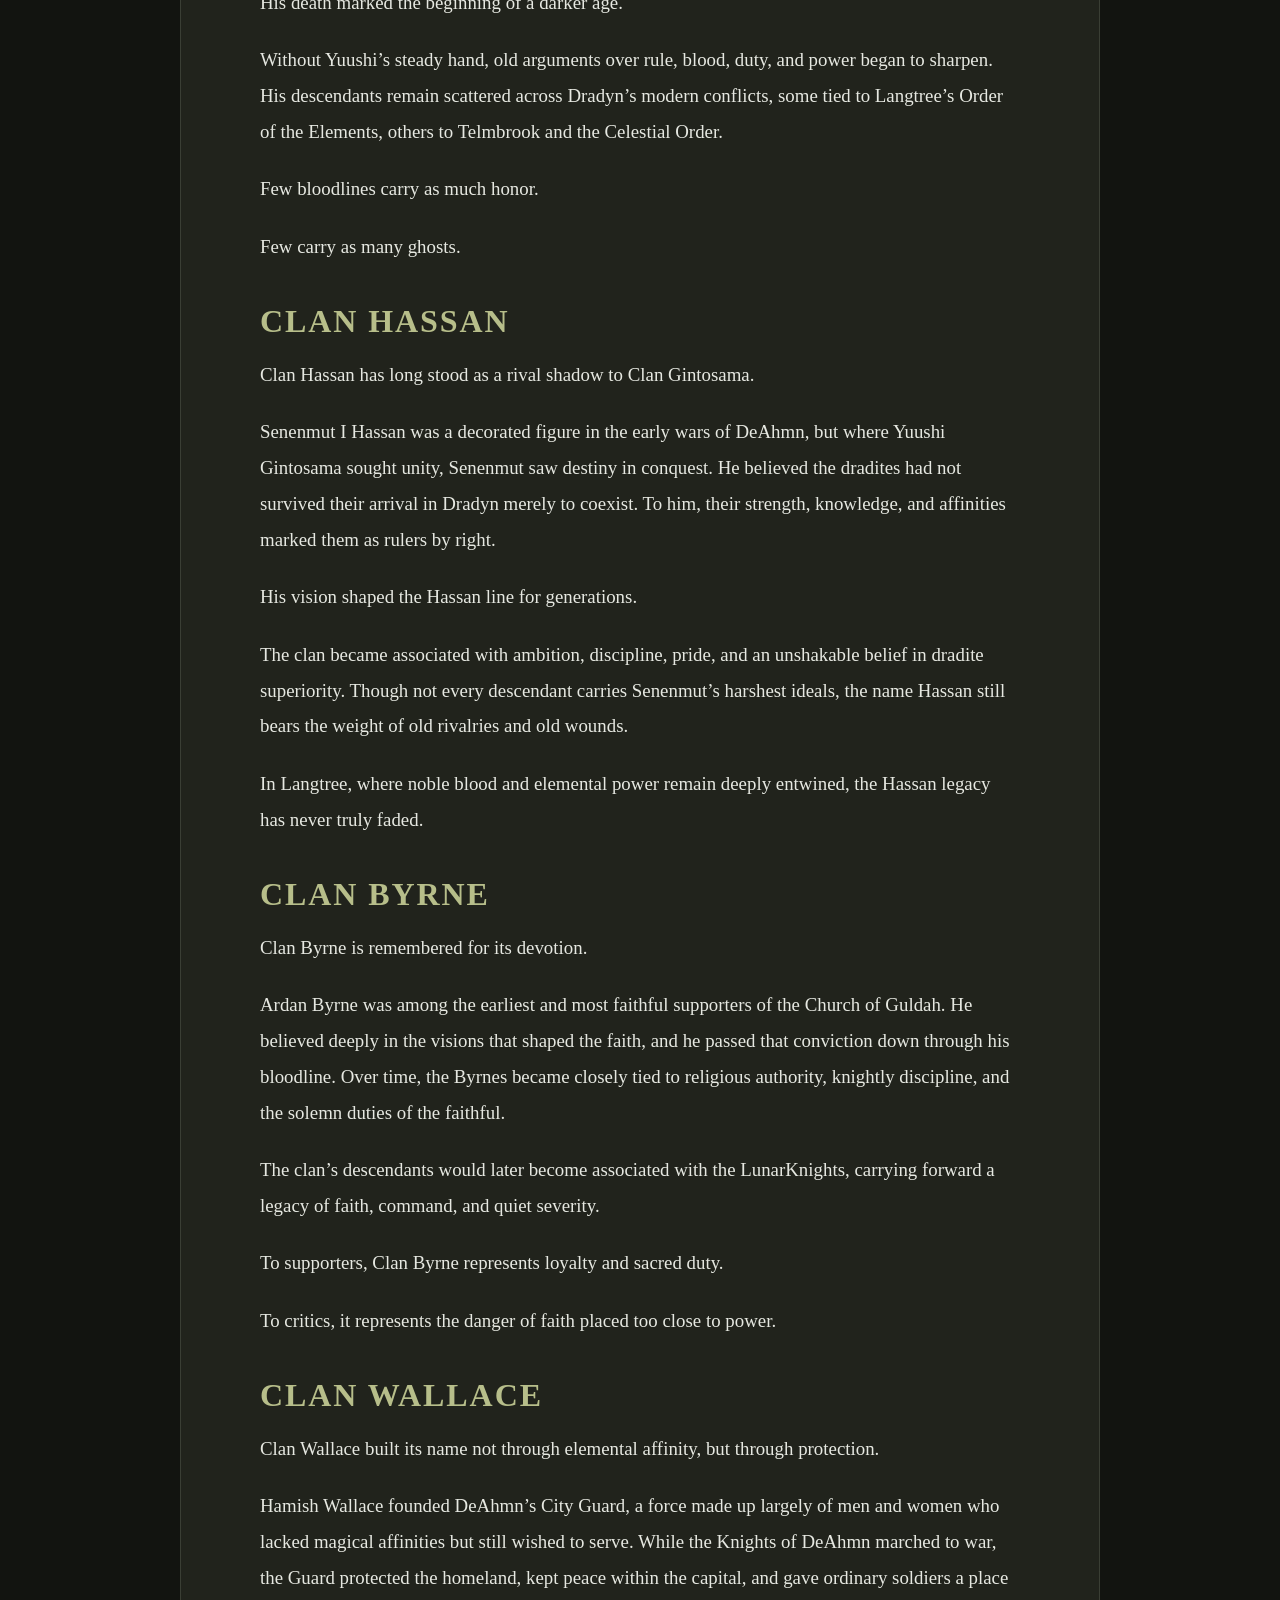
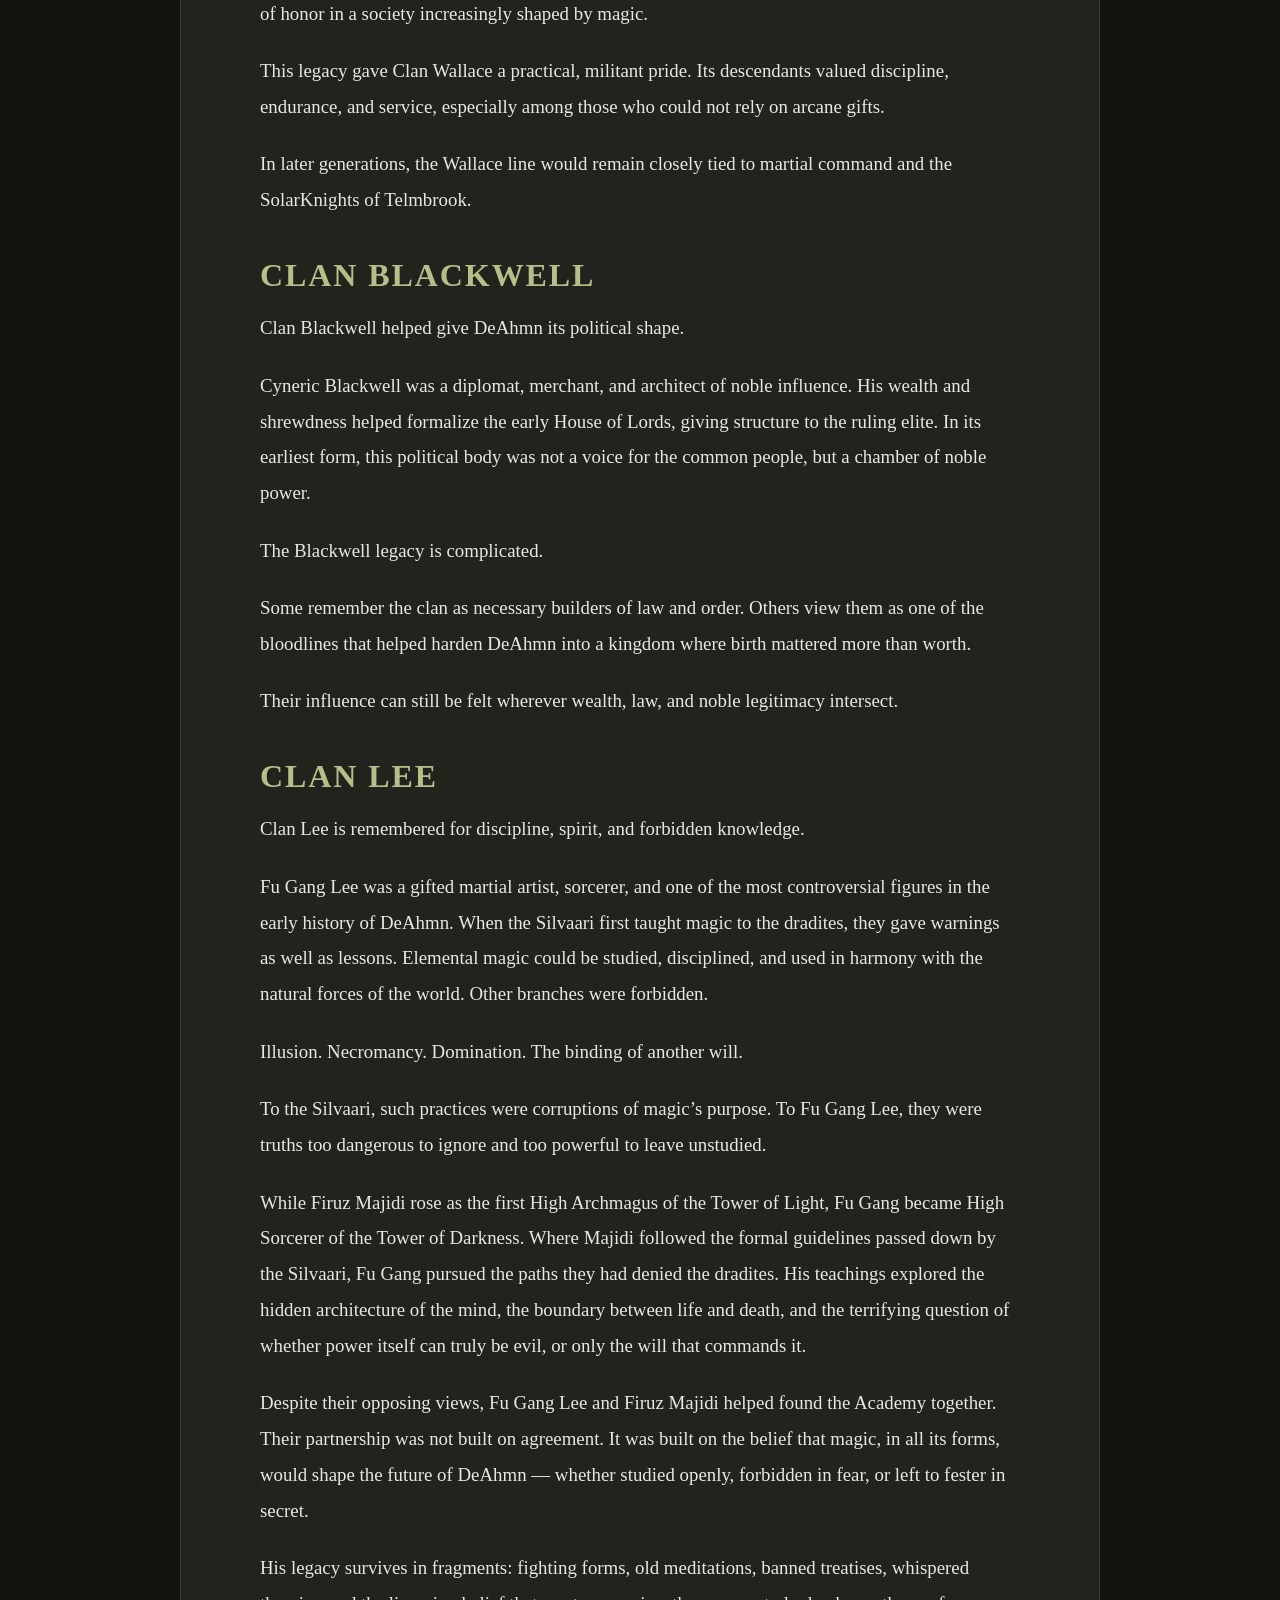
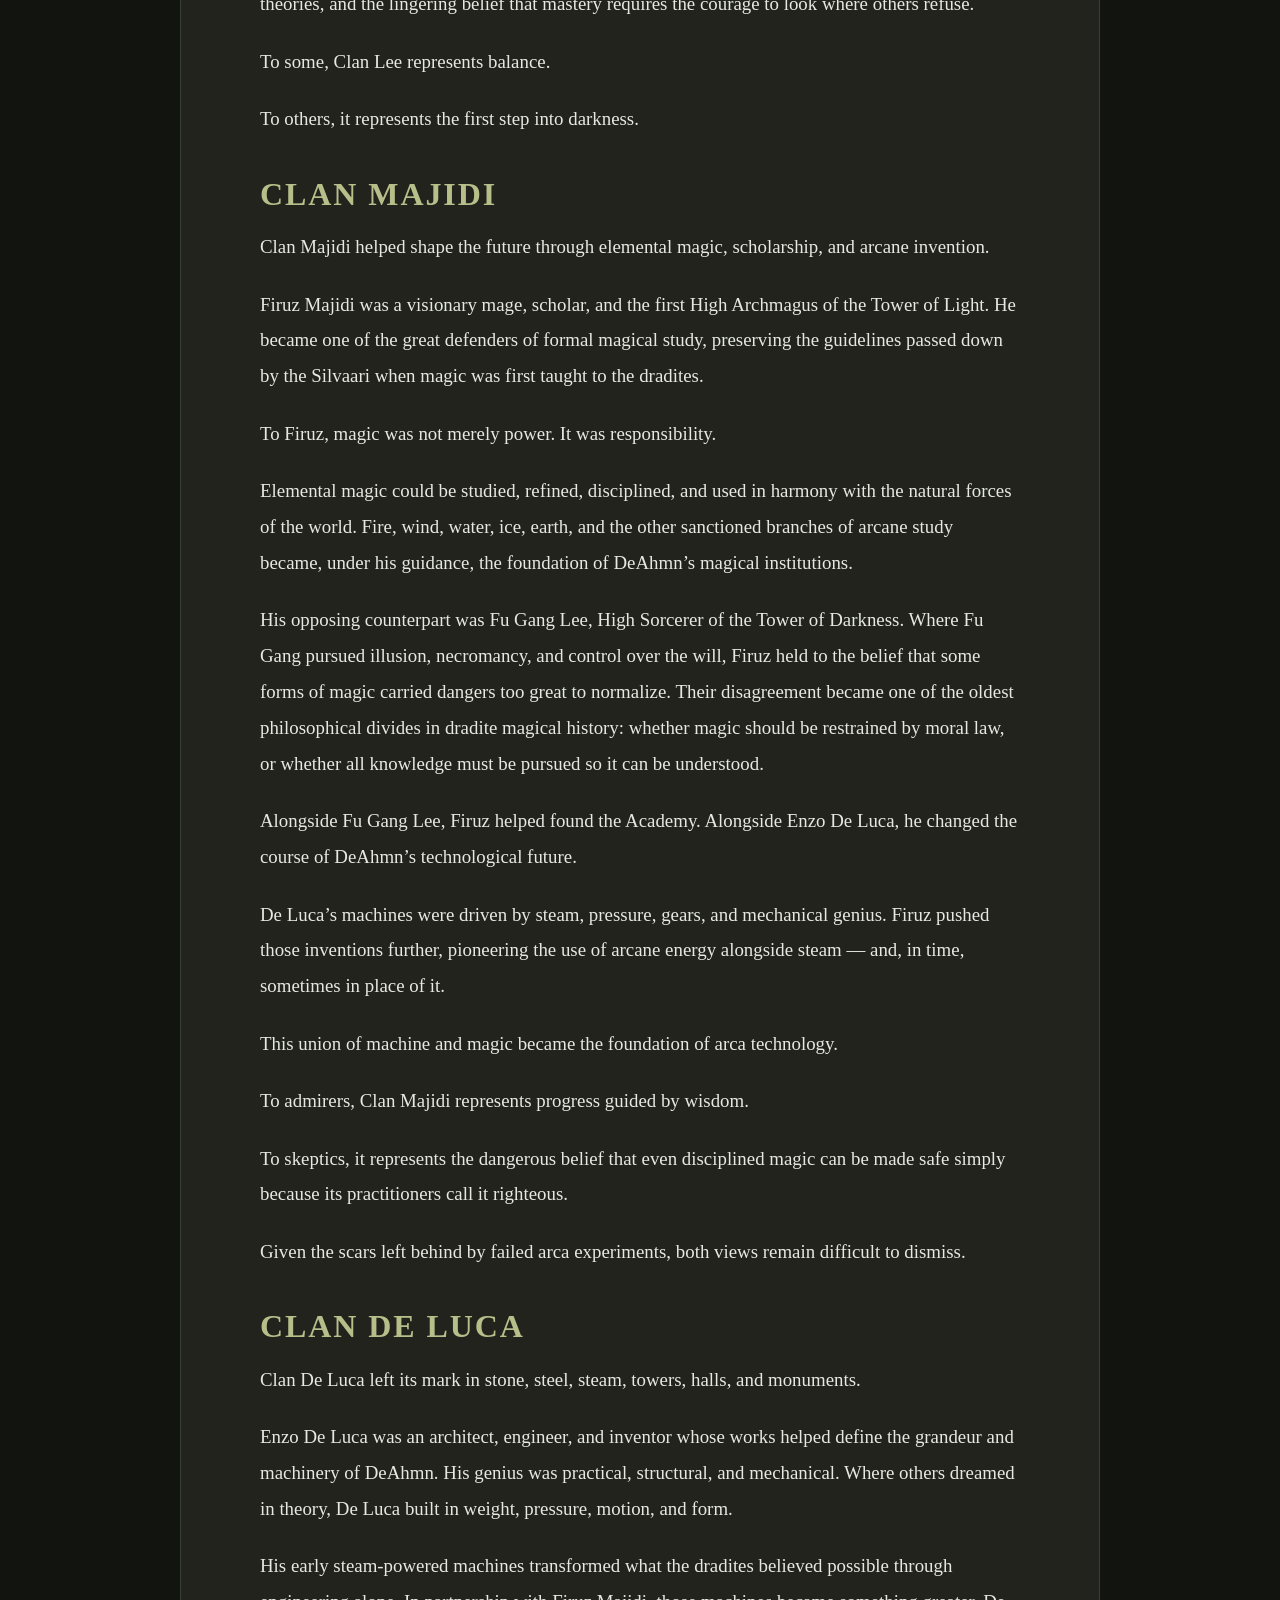
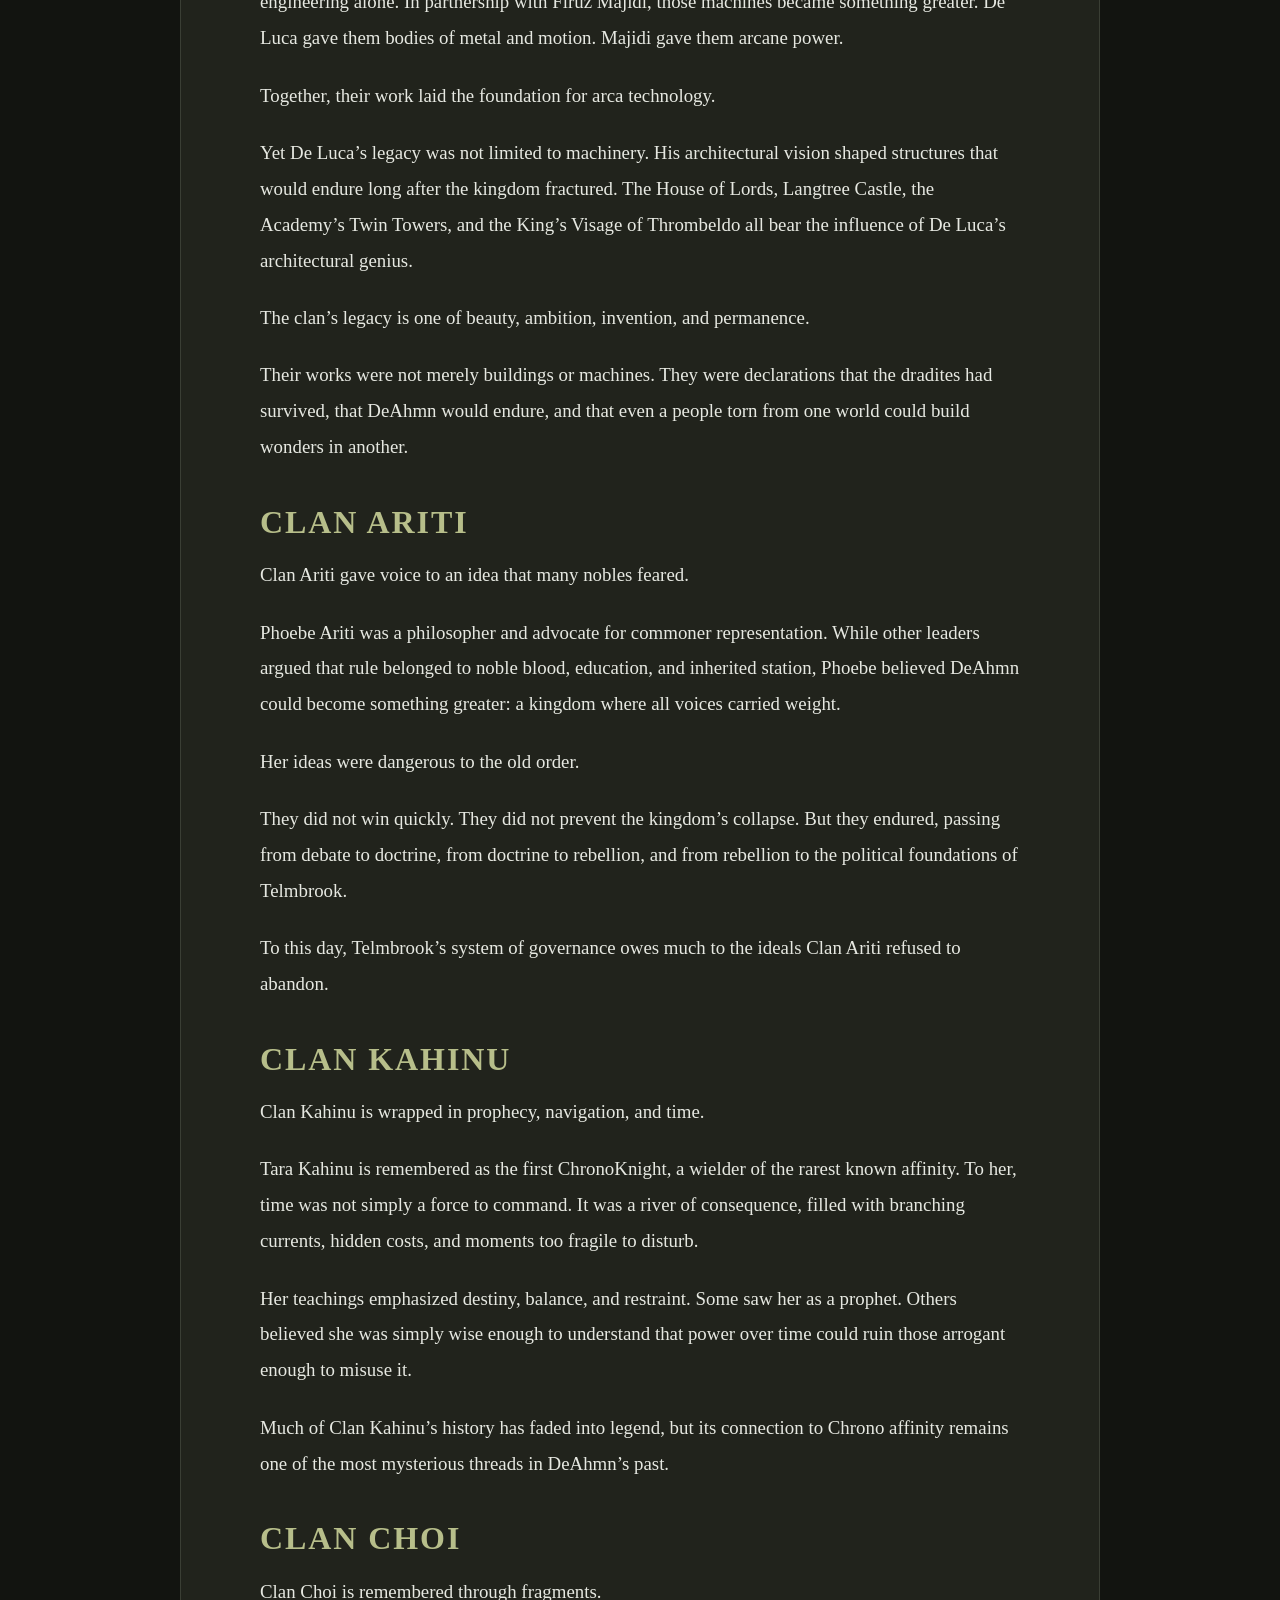
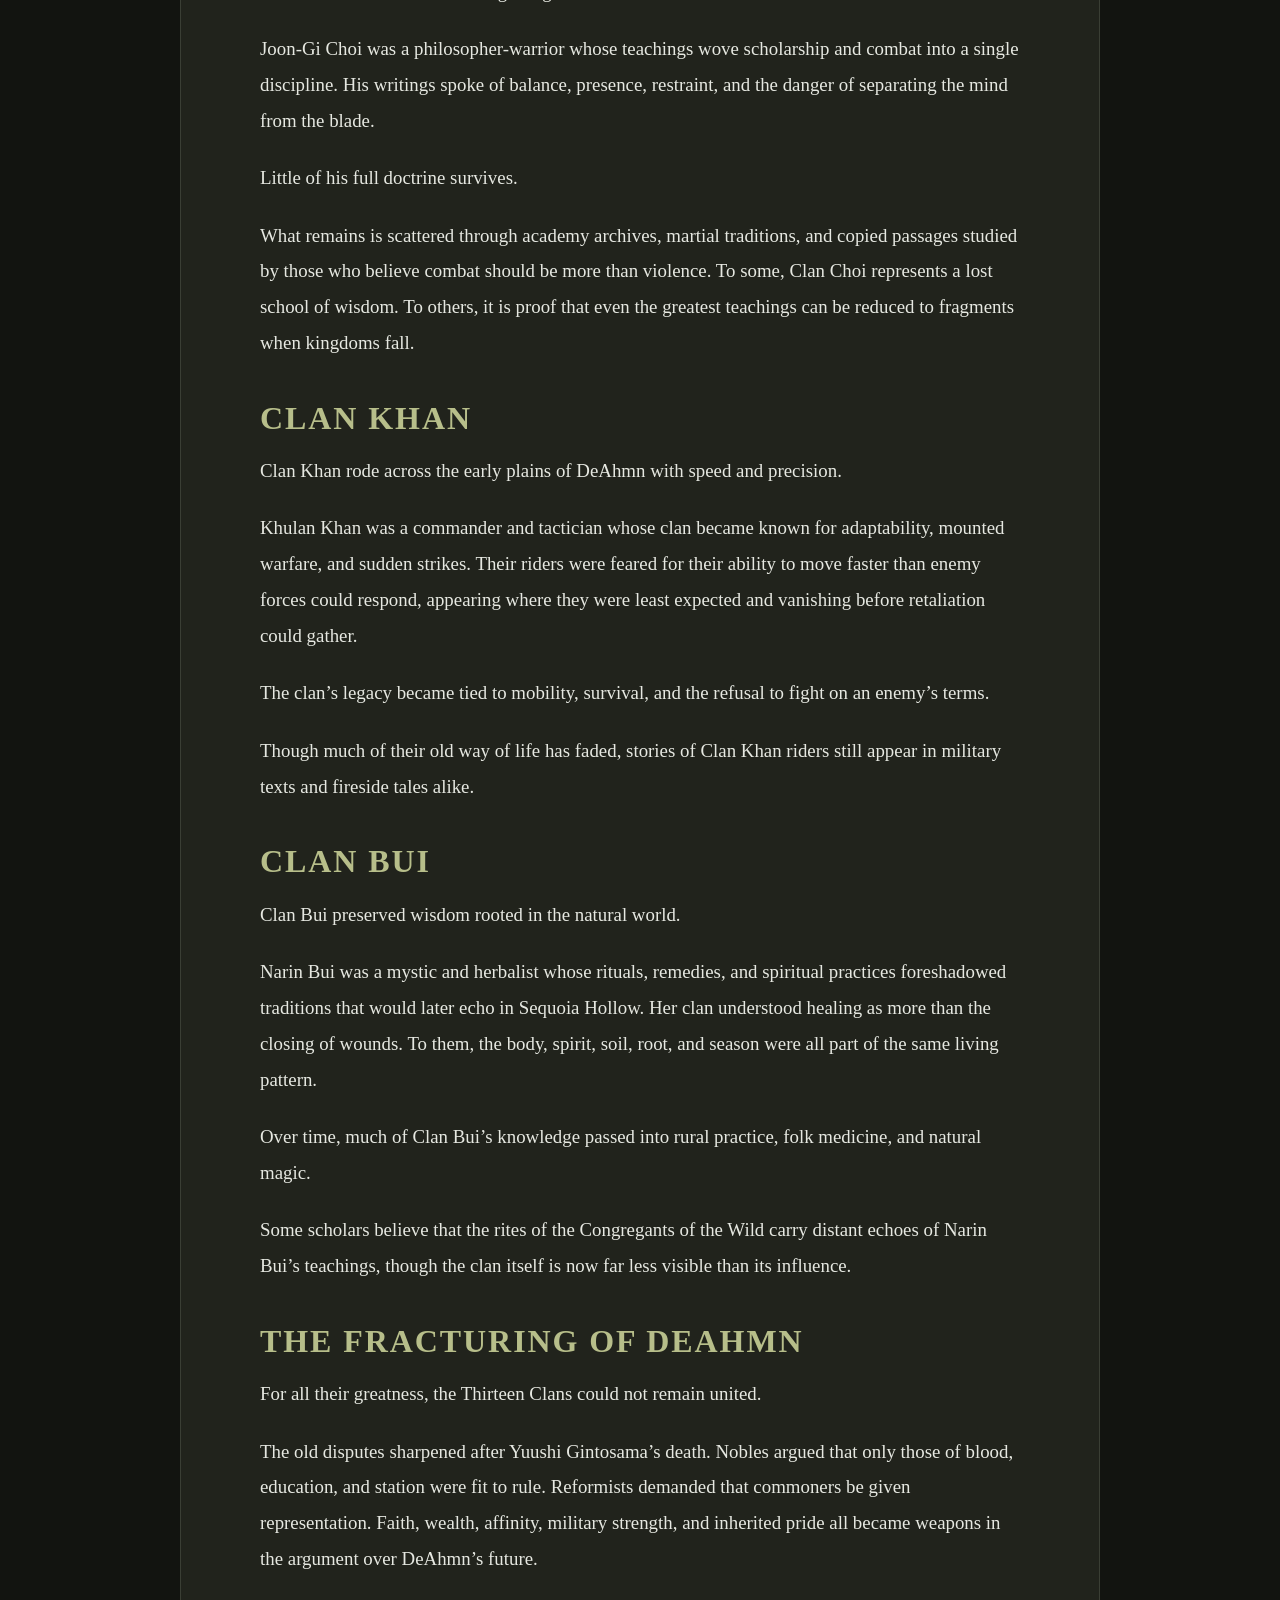
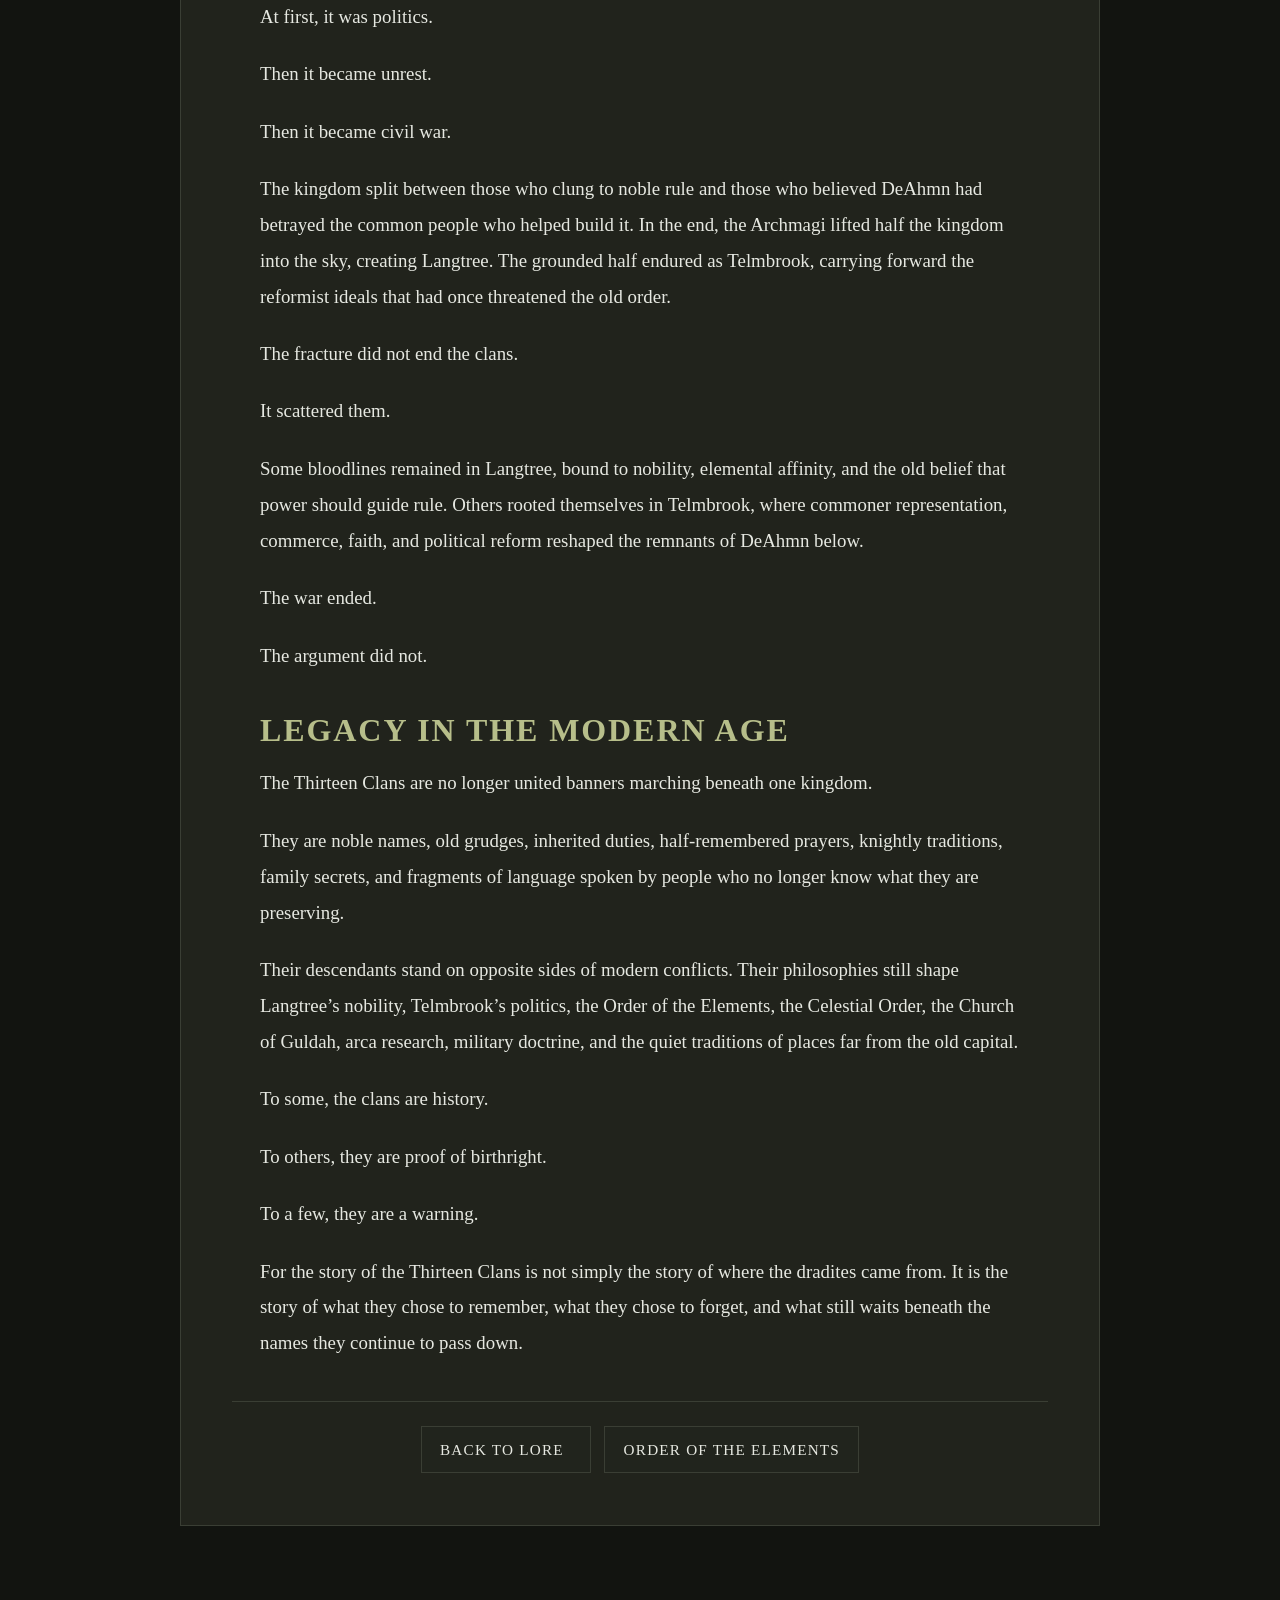
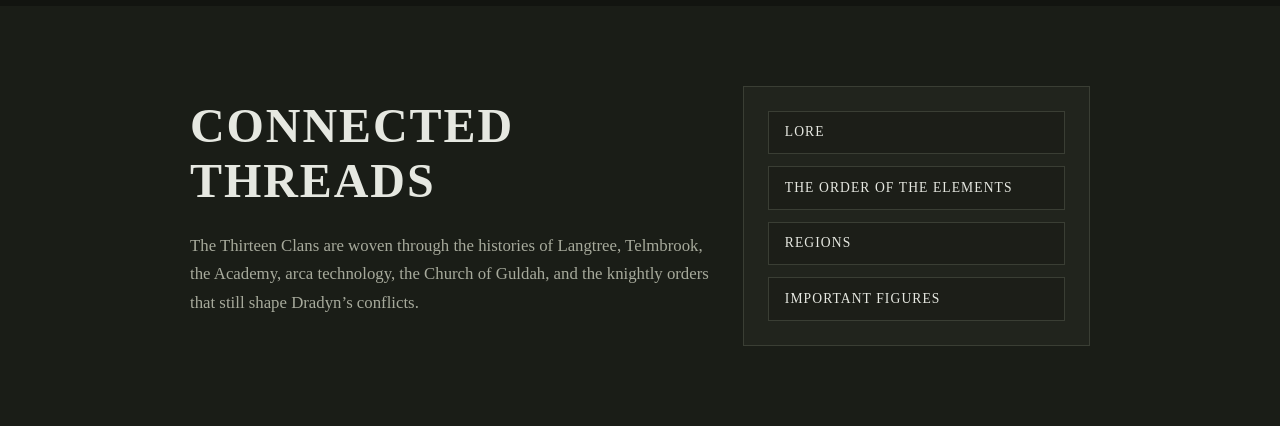
<file: thirteen-clans.html>
<!DOCTYPE html>
<html lang="en">
<head>
  <meta charset="UTF-8" />
  <meta name="viewport" content="width=device-width, initial-scale=1.0" />
  <title>The Thirteen Clans of DeAhmn | World of Dradyn</title>
  <link rel="stylesheet" href="styles.css" />
</head>
<body>

  <header class="site-header">
    <a class="site-logo" href="index.html">World of Dradyn</a>
    <nav class="site-nav" aria-label="Primary navigation">
      <a href="game.html">Game</a>
      <a href="story.html">Stories</a>
      <a href="lore.html">Lore</a>
      <a href="devlog.html">Devlog</a>
    </nav>
  </header>

  <main>
    <section class="page-hero compact-hero story-hero">
      <div class="hero-overlay"></div>
      <div class="hero-content">
        <p class="eyebrow">Ancient Bloodlines</p>
        <h1>The Thirteen Clans of DeAhmn</h1>
        <p>The first great bloodlines of the dradites, and the roots beneath Langtree, Telmbrook, the knightly orders, and the old arguments that never truly ended.</p>
        <div class="hero-buttons">
          <a href="#read" class="button primary">Read the Lore</a>
          <a href="lore.html" class="button">Back to Lore</a>
        </div>
      </div>
    </section>

    <section class="section-main" id="read">
      <div class="reading-container">
        <article class="reading-panel">
          <header class="reading-header">
            <p class="eyebrow">Founding Bloodlines</p>
            <h2>The Thirteen Clans of DeAhmn</h2>
            <p class="reading-meta">Old DeAhmn • Langtree • Telmbrook</p>
          </header>

          <div class="story-context-box">
            <h3>At a Glance</h3>
            <p>
              The Thirteen Clans were the first great dradite bloodlines after the dradites arrived in Dradyn. Their names, traditions, rivalries, and philosophies still echo through Langtree, Telmbrook, the Orders, the Academy, arca technology, and the politics of the modern age.
            </p>
          </div>

          <div class="prose">
            <p>
              Long before Langtree rose into the sky, and long before Telmbrook claimed the grounded stones of old DeAhmn, the dradites were a scattered people.
            </p>
            <p>
              They arrived in Dradyn as refugees, drawn through rifts from a world their descendants no longer remember. They carried with them broken histories, fading languages, old names, sacred customs, martial disciplines, and fragments of identity that would survive long after the truth of their origin was forgotten.
            </p>
            <p>
              From that uncertainty, thirteen leaders emerged.
            </p>
            <p>
              Each gathered their people beneath a shared banner, preserving what they could of the lives they had lost. These became the Thirteen Clans of DeAhmn: the first great bloodlines of the dradites, and the foundation upon which their kingdom was built.
            </p>

            <h3>Fragments of Forgotten Tongues</h3>
            <p>
              The dradites no longer speak the tongues their ancestors carried into Dradyn.
            </p>
            <p>
              Those languages were slowly worn away by survival, war, intermarriage, trade, and the rise of a shared common speech. Yet they did not vanish completely. Fragments remain in bloodline names, clan titles, old prayers, martial traditions, architectural terms, and bits of slang whose meanings have shifted across generations.
            </p>
            <p>
              To most people of Dradyn, these remnants are simply part of the world as it has always been. A noble house name, a knightly title, a strange old blessing, a tavern insult, a child’s name passed down through the family — few stop to wonder where such things began.
            </p>
            <p>
              But the oldest names remember more than the people who carry them.
            </p>

            <h3>The Founding Bloodlines</h3>
            <p>
              The Thirteen Clans did more than survive. Together, they shaped the earliest form of dradite civilization.
            </p>
            <p>
              Their leaders organized armies, founded cities, built academies, raised temples, brokered alliances, challenged kings, and argued over what kind of world their people should create. Some believed the dradites had a duty to rule. Others believed survival required unity with the peoples already living in Dradyn. Some placed their faith in gods and prophecy. Others trusted invention, trade, steel, or law.
            </p>
            <p>
              Their disagreements did not break them at first.
            </p>
            <p>
              For a time, the clans stood together under the banner of DeAhmn.
            </p>
            <p>
              The kingdom they built would become one of the great powers of Dradyn, a nation of elemental knights, arcane scholars, noble houses, merchants, inventors, priests, soldiers, and common folk bound by the shared struggle of a people who had lost one world and claimed another.
            </p>
            <p>
              But the same bloodlines that raised DeAhmn would eventually help tear it apart.
            </p>

            <h3>Clan Gintosama</h3>
            <p>
              Clan Gintosama is remembered as one of the most influential of the founding bloodlines.
            </p>
            <p>
              Yuushi Gintosama, the clan’s great patriarch, became the first true military leader of DeAhmn. He brought order to the early Knights of DeAhmn, organizing warriors by elemental affinity so they could train beside those who understood their gifts. Under his leadership, the knights became more than scattered fighters. They became an institution.
            </p>
            <p>
              Yuushi’s command helped bring an end to the Silvaari–Dradite wars, and his diplomacy later brokered peace with the dwarves of Thrombeldo. To many, he represented the best of what DeAhmn could be: disciplined, just, strategic, and strong without being cruel.
            </p>
            <p>
              His death marked the beginning of a darker age.
            </p>
            <p>
              Without Yuushi’s steady hand, old arguments over rule, blood, duty, and power began to sharpen. His descendants remain scattered across Dradyn’s modern conflicts, some tied to Langtree’s Order of the Elements, others to Telmbrook and the Celestial Order.
            </p>
            <p>
              Few bloodlines carry as much honor.
            </p>
            <p>
              Few carry as many ghosts.
            </p>

            <h3>Clan Hassan</h3>
            <p>
              Clan Hassan has long stood as a rival shadow to Clan Gintosama.
            </p>
            <p>
              Senenmut I Hassan was a decorated figure in the early wars of DeAhmn, but where Yuushi Gintosama sought unity, Senenmut saw destiny in conquest. He believed the dradites had not survived their arrival in Dradyn merely to coexist. To him, their strength, knowledge, and affinities marked them as rulers by right.
            </p>
            <p>
              His vision shaped the Hassan line for generations.
            </p>
            <p>
              The clan became associated with ambition, discipline, pride, and an unshakable belief in dradite superiority. Though not every descendant carries Senenmut’s harshest ideals, the name Hassan still bears the weight of old rivalries and old wounds.
            </p>
            <p>
              In Langtree, where noble blood and elemental power remain deeply entwined, the Hassan legacy has never truly faded.
            </p>

            <h3>Clan Byrne</h3>
            <p>
              Clan Byrne is remembered for its devotion.
            </p>
            <p>
              Ardan Byrne was among the earliest and most faithful supporters of the Church of Guldah. He believed deeply in the visions that shaped the faith, and he passed that conviction down through his bloodline. Over time, the Byrnes became closely tied to religious authority, knightly discipline, and the solemn duties of the faithful.
            </p>
            <p>
              The clan’s descendants would later become associated with the LunarKnights, carrying forward a legacy of faith, command, and quiet severity.
            </p>
            <p>
              To supporters, Clan Byrne represents loyalty and sacred duty.
            </p>
            <p>
              To critics, it represents the danger of faith placed too close to power.
            </p>

            <h3>Clan Wallace</h3>
            <p>
              Clan Wallace built its name not through elemental affinity, but through protection.
            </p>
            <p>
              Hamish Wallace founded DeAhmn’s City Guard, a force made up largely of men and women who lacked magical affinities but still wished to serve. While the Knights of DeAhmn marched to war, the Guard protected the homeland, kept peace within the capital, and gave ordinary soldiers a place of honor in a society increasingly shaped by magic.
            </p>
            <p>
              This legacy gave Clan Wallace a practical, militant pride. Its descendants valued discipline, endurance, and service, especially among those who could not rely on arcane gifts.
            </p>
            <p>
              In later generations, the Wallace line would remain closely tied to martial command and the SolarKnights of Telmbrook.
            </p>

            <h3>Clan Blackwell</h3>
            <p>
              Clan Blackwell helped give DeAhmn its political shape.
            </p>
            <p>
              Cyneric Blackwell was a diplomat, merchant, and architect of noble influence. His wealth and shrewdness helped formalize the early House of Lords, giving structure to the ruling elite. In its earliest form, this political body was not a voice for the common people, but a chamber of noble power.
            </p>
            <p>
              The Blackwell legacy is complicated.
            </p>
            <p>
              Some remember the clan as necessary builders of law and order. Others view them as one of the bloodlines that helped harden DeAhmn into a kingdom where birth mattered more than worth.
            </p>
            <p>
              Their influence can still be felt wherever wealth, law, and noble legitimacy intersect.
            </p>

            <h3>Clan Lee</h3>
            <p>
              Clan Lee is remembered for discipline, spirit, and forbidden knowledge.
            </p>
            <p>
              Fu Gang Lee was a gifted martial artist, sorcerer, and one of the most controversial figures in the early history of DeAhmn. When the Silvaari first taught magic to the dradites, they gave warnings as well as lessons. Elemental magic could be studied, disciplined, and used in harmony with the natural forces of the world. Other branches were forbidden.
            </p>
            <p>
              Illusion. Necromancy. Domination. The binding of another will.
            </p>
            <p>
              To the Silvaari, such practices were corruptions of magic’s purpose. To Fu Gang Lee, they were truths too dangerous to ignore and too powerful to leave unstudied.
            </p>
            <p>
              While Firuz Majidi rose as the first High Archmagus of the Tower of Light, Fu Gang became High Sorcerer of the Tower of Darkness. Where Majidi followed the formal guidelines passed down by the Silvaari, Fu Gang pursued the paths they had denied the dradites. His teachings explored the hidden architecture of the mind, the boundary between life and death, and the terrifying question of whether power itself can truly be evil, or only the will that commands it.
            </p>
            <p>
              Despite their opposing views, Fu Gang Lee and Firuz Majidi helped found the Academy together. Their partnership was not built on agreement. It was built on the belief that magic, in all its forms, would shape the future of DeAhmn — whether studied openly, forbidden in fear, or left to fester in secret.
            </p>
            <p>
              His legacy survives in fragments: fighting forms, old meditations, banned treatises, whispered theories, and the lingering belief that mastery requires the courage to look where others refuse.
            </p>
            <p>
              To some, Clan Lee represents balance.
            </p>
            <p>
              To others, it represents the first step into darkness.
            </p>

            <h3>Clan Majidi</h3>
            <p>
              Clan Majidi helped shape the future through elemental magic, scholarship, and arcane invention.
            </p>
            <p>
              Firuz Majidi was a visionary mage, scholar, and the first High Archmagus of the Tower of Light. He became one of the great defenders of formal magical study, preserving the guidelines passed down by the Silvaari when magic was first taught to the dradites.
            </p>
            <p>
              To Firuz, magic was not merely power. It was responsibility.
            </p>
            <p>
              Elemental magic could be studied, refined, disciplined, and used in harmony with the natural forces of the world. Fire, wind, water, ice, earth, and the other sanctioned branches of arcane study became, under his guidance, the foundation of DeAhmn’s magical institutions.
            </p>
            <p>
              His opposing counterpart was Fu Gang Lee, High Sorcerer of the Tower of Darkness. Where Fu Gang pursued illusion, necromancy, and control over the will, Firuz held to the belief that some forms of magic carried dangers too great to normalize. Their disagreement became one of the oldest philosophical divides in dradite magical history: whether magic should be restrained by moral law, or whether all knowledge must be pursued so it can be understood.
            </p>
            <p>
              Alongside Fu Gang Lee, Firuz helped found the Academy. Alongside Enzo De Luca, he changed the course of DeAhmn’s technological future.
            </p>
            <p>
              De Luca’s machines were driven by steam, pressure, gears, and mechanical genius. Firuz pushed those inventions further, pioneering the use of arcane energy alongside steam — and, in time, sometimes in place of it.
            </p>
            <p>
              This union of machine and magic became the foundation of arca technology.
            </p>
            <p>
              To admirers, Clan Majidi represents progress guided by wisdom.
            </p>
            <p>
              To skeptics, it represents the dangerous belief that even disciplined magic can be made safe simply because its practitioners call it righteous.
            </p>
            <p>
              Given the scars left behind by failed arca experiments, both views remain difficult to dismiss.
            </p>

            <h3>Clan De Luca</h3>
            <p>
              Clan De Luca left its mark in stone, steel, steam, towers, halls, and monuments.
            </p>
            <p>
              Enzo De Luca was an architect, engineer, and inventor whose works helped define the grandeur and machinery of DeAhmn. His genius was practical, structural, and mechanical. Where others dreamed in theory, De Luca built in weight, pressure, motion, and form.
            </p>
            <p>
              His early steam-powered machines transformed what the dradites believed possible through engineering alone. In partnership with Firuz Majidi, those machines became something greater. De Luca gave them bodies of metal and motion. Majidi gave them arcane power.
            </p>
            <p>
              Together, their work laid the foundation for arca technology.
            </p>
            <p>
              Yet De Luca’s legacy was not limited to machinery. His architectural vision shaped structures that would endure long after the kingdom fractured. The House of Lords, Langtree Castle, the Academy’s Twin Towers, and the King’s Visage of Thrombeldo all bear the influence of De Luca’s architectural genius.
            </p>
            <p>
              The clan’s legacy is one of beauty, ambition, invention, and permanence.
            </p>
            <p>
              Their works were not merely buildings or machines. They were declarations that the dradites had survived, that DeAhmn would endure, and that even a people torn from one world could build wonders in another.
            </p>

            <h3>Clan Ariti</h3>
            <p>
              Clan Ariti gave voice to an idea that many nobles feared.
            </p>
            <p>
              Phoebe Ariti was a philosopher and advocate for commoner representation. While other leaders argued that rule belonged to noble blood, education, and inherited station, Phoebe believed DeAhmn could become something greater: a kingdom where all voices carried weight.
            </p>
            <p>
              Her ideas were dangerous to the old order.
            </p>
            <p>
              They did not win quickly. They did not prevent the kingdom’s collapse. But they endured, passing from debate to doctrine, from doctrine to rebellion, and from rebellion to the political foundations of Telmbrook.
            </p>
            <p>
              To this day, Telmbrook’s system of governance owes much to the ideals Clan Ariti refused to abandon.
            </p>

            <h3>Clan Kahinu</h3>
            <p>
              Clan Kahinu is wrapped in prophecy, navigation, and time.
            </p>
            <p>
              Tara Kahinu is remembered as the first ChronoKnight, a wielder of the rarest known affinity. To her, time was not simply a force to command. It was a river of consequence, filled with branching currents, hidden costs, and moments too fragile to disturb.
            </p>
            <p>
              Her teachings emphasized destiny, balance, and restraint. Some saw her as a prophet. Others believed she was simply wise enough to understand that power over time could ruin those arrogant enough to misuse it.
            </p>
            <p>
              Much of Clan Kahinu’s history has faded into legend, but its connection to Chrono affinity remains one of the most mysterious threads in DeAhmn’s past.
            </p>

            <h3>Clan Choi</h3>
            <p>
              Clan Choi is remembered through fragments.
            </p>
            <p>
              Joon-Gi Choi was a philosopher-warrior whose teachings wove scholarship and combat into a single discipline. His writings spoke of balance, presence, restraint, and the danger of separating the mind from the blade.
            </p>
            <p>
              Little of his full doctrine survives.
            </p>
            <p>
              What remains is scattered through academy archives, martial traditions, and copied passages studied by those who believe combat should be more than violence. To some, Clan Choi represents a lost school of wisdom. To others, it is proof that even the greatest teachings can be reduced to fragments when kingdoms fall.
            </p>

            <h3>Clan Khan</h3>
            <p>
              Clan Khan rode across the early plains of DeAhmn with speed and precision.
            </p>
            <p>
              Khulan Khan was a commander and tactician whose clan became known for adaptability, mounted warfare, and sudden strikes. Their riders were feared for their ability to move faster than enemy forces could respond, appearing where they were least expected and vanishing before retaliation could gather.
            </p>
            <p>
              The clan’s legacy became tied to mobility, survival, and the refusal to fight on an enemy’s terms.
            </p>
            <p>
              Though much of their old way of life has faded, stories of Clan Khan riders still appear in military texts and fireside tales alike.
            </p>

            <h3>Clan Bui</h3>
            <p>
              Clan Bui preserved wisdom rooted in the natural world.
            </p>
            <p>
              Narin Bui was a mystic and herbalist whose rituals, remedies, and spiritual practices foreshadowed traditions that would later echo in Sequoia Hollow. Her clan understood healing as more than the closing of wounds. To them, the body, spirit, soil, root, and season were all part of the same living pattern.
            </p>
            <p>
              Over time, much of Clan Bui’s knowledge passed into rural practice, folk medicine, and natural magic.
            </p>
            <p>
              Some scholars believe that the rites of the Congregants of the Wild carry distant echoes of Narin Bui’s teachings, though the clan itself is now far less visible than its influence.
            </p>

            <h3>The Fracturing of DeAhmn</h3>
            <p>
              For all their greatness, the Thirteen Clans could not remain united.
            </p>
            <p>
              The old disputes sharpened after Yuushi Gintosama’s death. Nobles argued that only those of blood, education, and station were fit to rule. Reformists demanded that commoners be given representation. Faith, wealth, affinity, military strength, and inherited pride all became weapons in the argument over DeAhmn’s future.
            </p>
            <p>
              At first, it was politics.
            </p>
            <p>
              Then it became unrest.
            </p>
            <p>
              Then it became civil war.
            </p>
            <p>
              The kingdom split between those who clung to noble rule and those who believed DeAhmn had betrayed the common people who helped build it. In the end, the Archmagi lifted half the kingdom into the sky, creating Langtree. The grounded half endured as Telmbrook, carrying forward the reformist ideals that had once threatened the old order.
            </p>
            <p>
              The fracture did not end the clans.
            </p>
            <p>
              It scattered them.
            </p>
            <p>
              Some bloodlines remained in Langtree, bound to nobility, elemental affinity, and the old belief that power should guide rule. Others rooted themselves in Telmbrook, where commoner representation, commerce, faith, and political reform reshaped the remnants of DeAhmn below.
            </p>
            <p>
              The war ended.
            </p>
            <p>
              The argument did not.
            </p>

            <h3>Legacy in the Modern Age</h3>
            <p>
              The Thirteen Clans are no longer united banners marching beneath one kingdom.
            </p>
            <p>
              They are noble names, old grudges, inherited duties, half-remembered prayers, knightly traditions, family secrets, and fragments of language spoken by people who no longer know what they are preserving.
            </p>
            <p>
              Their descendants stand on opposite sides of modern conflicts. Their philosophies still shape Langtree’s nobility, Telmbrook’s politics, the Order of the Elements, the Celestial Order, the Church of Guldah, arca research, military doctrine, and the quiet traditions of places far from the old capital.
            </p>
            <p>
              To some, the clans are history.
            </p>
            <p>
              To others, they are proof of birthright.
            </p>
            <p>
              To a few, they are a warning.
            </p>
            <p>
              For the story of the Thirteen Clans is not simply the story of where the dradites came from. It is the story of what they chose to remember, what they chose to forget, and what still waits beneath the names they continue to pass down.
            </p>
          </div>

          <footer class="reading-footer">
            <a href="lore.html" class="button">Back to Lore</a>
            <a href="order-of-the-elements.html" class="button">Order of the Elements</a>
          </footer>
        </article>
      </div>
    </section>

    <section class="section-dark">
      <div class="container split-section">
        <div>
          <h2>Connected Threads</h2>
          <p>
            The Thirteen Clans are woven through the histories of Langtree, Telmbrook, the Academy, arca technology, the Church of Guldah, and the knightly orders that still shape Dradyn’s conflicts.
          </p>
        </div>

        <div class="link-panel">
          <a href="lore.html">Lore</a>
          <a href="order-of-the-elements.html">The Order of the Elements</a>
          <a href="regions.html">Regions</a>
          <a href="important-figures.html">Important Figures</a>
        </div>
      </div>
    </section>
  </main>

</body>
</html>
</file>
<file: styles.css>
:root {
  --bg-main: #121410;
  --bg-secondary: #1A1D17;
  --panel: #23261F;

  --accent: #B7BE8A;
  --accent-dark: #9FA66F;

  --text-primary: #E6E8E1;
  --text-secondary: #A7AA9C;

  --divider: #3A3E34;
}

* {
  box-sizing: border-box;
}

html {
  margin: 0;
  padding: 0;
  scroll-behavior: smooth;
}

body {
  margin: 0;
  padding: 0;
  background: var(--bg-main);
  color: var(--text-primary);
  font-family: Georgia, "Times New Roman", serif;
}

/* HERO */

.hero {
  position: relative;
  min-height: 100vh;
  background-image: url("images/WorldMap.png");
  background-size: cover;
  background-position: center center;
  background-repeat: no-repeat;

  display: flex;
  align-items: center;
  justify-content: center;
  overflow: hidden;
}

.hero-overlay {
  position: absolute;
  inset: 0;
  background:
    radial-gradient(circle at center, rgba(0, 0, 0, 0.25), rgba(0, 0, 0, 0.75)),
    linear-gradient(to bottom, rgba(0, 0, 0, 0.3), var(--bg-main));
  z-index: 1;
}

.hero-content {
  position: relative;
  z-index: 2;
  width: min(900px, 92vw);
  text-align: center;
  padding: 2rem;
}

.hero-content h1 {
  margin: 0;
  font-size: clamp(3rem, 8vw, 7rem);
  line-height: 0.95;
  letter-spacing: 0.04em;
  text-transform: uppercase;
  text-shadow: 0 6px 24px rgba(0, 0, 0, 0.85);
  color: var(--text-primary);
}

.hero-content p {
  margin: 1.25rem auto 0;
  max-width: 680px;
  font-size: clamp(1.1rem, 2vw, 1.65rem);
  line-height: 1.5;
  color: var(--text-secondary);
  text-shadow: 0 4px 18px rgba(0, 0, 0, 0.85);
}

/* BUTTONS */

.hero-buttons {
  margin-top: 2rem;
  display: flex;
  flex-wrap: wrap;
  gap: 0.85rem;
  justify-content: center;
}

.button {
  display: inline-block;
  min-width: 170px;
  padding: 0.85rem 1.15rem;

  border: 1px solid var(--divider);
  color: var(--text-primary);
  text-decoration: none;

  font-size: 0.95rem;
  letter-spacing: 0.08em;
  text-transform: uppercase;

  background: rgba(35, 38, 31, 0.7);
  backdrop-filter: blur(4px);

  transition: background 180ms ease, border-color 180ms ease, transform 180ms ease;
}

.button:hover {
  background: rgba(183, 190, 138, 0.15);
  border-color: var(--accent);
  transform: translateY(-2px);
}

.button.primary {
  background: var(--accent);
  color: #121410;
  border-color: var(--accent);
}

.button.primary:hover {
  background: var(--accent-dark);
}

/* MOBILE */

@media (max-width: 700px) {
  .hero-content {
    padding: 1.25rem;
  }

  .hero-buttons {
    flex-direction: column;
    align-items: center;
  }

  .button {
    width: min(280px, 90vw);
  }
}

/* GENERAL SECTIONS */

.section-dark {
  background: var(--bg-secondary);
  padding: 5rem 1.5rem;
}

.container {
  width: min(900px, 92vw);
  margin: 0 auto;
  text-align: center;
}

.section-dark h2 {
  margin: 0 0 1.5rem;
  font-size: clamp(2rem, 4vw, 3rem);
  letter-spacing: 0.04em;
  text-transform: uppercase;
}

.section-dark p {
  margin: 1rem auto;
  max-width: 700px;
  font-size: 1.05rem;
  line-height: 1.7;
  color: var(--text-secondary);
}

/* TWO WAYS SECTION */

.section-main {
  background: var(--bg-main);
  padding: 5rem 1.5rem;
}

.section-main h2 {
  margin: 0 0 2rem;
  font-size: clamp(2rem, 4vw, 3rem);
  letter-spacing: 0.04em;
  text-transform: uppercase;
}

.experience-grid {
  display: grid;
  grid-template-columns: repeat(2, minmax(0, 1fr));
  gap: 1.25rem;
  margin-top: 2rem;
}

.experience-card {
  background: var(--panel);
  border: 1px solid var(--divider);
  padding: 2rem;
  text-align: left;
}

.experience-card .eyebrow {
  margin: 0 0 0.75rem;
  color: var(--accent);
  font-size: 0.85rem;
  letter-spacing: 0.14em;
  text-transform: uppercase;
}

.experience-card h3 {
  margin: 0 0 1rem;
  font-size: clamp(1.6rem, 3vw, 2.25rem);
  color: var(--text-primary);
}

.experience-card p {
  margin: 0;
  color: var(--text-secondary);
  font-size: 1.02rem;
  line-height: 1.7;
}

@media (max-width: 800px) {
  .experience-grid {
    grid-template-columns: 1fr;
  }
}

/* WORLD MAP SECTION */

.wide-container {
  width: min(1400px, 96vw);
}

.map-frame {
  margin: 2.5rem auto;
  padding: 0;
  background: transparent;
  border: none;
}

.map-frame img {
  display: block;
  width: 100%;
  height: auto;
}

/* UPDATES SECTION */

.updates-list {
  margin-top: 2rem;
  display: flex;
  flex-direction: column;
  gap: 1.25rem;
}

.update-item {
  padding: 1.75rem;
  background: var(--panel);
  border: 1px solid var(--divider);
  text-align: left;
}

.update-type {
  margin: 0 0 0.5rem;
  color: var(--accent);
  font-size: 0.75rem;
  letter-spacing: 0.12em;
  text-transform: uppercase;
}

.update-item h3 {
  margin: 0 0 0.5rem;
  font-size: 1.4rem;
}

.update-desc {
  margin: 0 0 0.75rem;
  color: var(--text-secondary);
  line-height: 1.6;
}

.update-date {
  margin: 0;
  font-size: 0.85rem;
  color: var(--text-secondary);
  opacity: 0.8;
}

/* SITE HEADER */

.site-header {
  position: fixed;
  top: 0;
  left: 0;
  right: 0;
  z-index: 10;
  display: flex;
  align-items: center;
  justify-content: space-between;
  gap: 1rem;
  padding: 1rem 1.5rem;
  background: rgba(18, 20, 16, 0.82);
  border-bottom: 1px solid rgba(58, 62, 52, 0.75);
  backdrop-filter: blur(8px);
}

.site-logo { color: var(--text-primary); text-decoration: none; font-size: 1rem; letter-spacing: 0.12em; text-transform: uppercase; white-space: nowrap; }
.site-nav { display: flex; align-items: center; justify-content: flex-end; gap: 1rem; flex-wrap: wrap; }
.site-nav a { color: var(--text-secondary); text-decoration: none; font-size: 0.78rem; letter-spacing: 0.12em; text-transform: uppercase; transition: color 180ms ease; }
.site-nav a:hover { color: var(--accent); }

/* PAGE HEROES */

.page-hero { position: relative; min-height: 62vh; background-image: url("images/WorldMap.png"); background-size: cover; background-position: center center; background-repeat: no-repeat; display: flex; align-items: center; justify-content: center; overflow: hidden; }
.compact-hero { min-height: 56vh; padding-top: 4.5rem; }
.hero-content .eyebrow, .feature-card .eyebrow { margin: 0 0 0.75rem; color: var(--accent); font-size: 0.85rem; letter-spacing: 0.14em; text-transform: uppercase; }

/* TEXT UTILITIES */

.lead-copy { margin: 0 auto 2rem; max-width: 760px; color: var(--text-secondary); font-size: 1.08rem; line-height: 1.75; }
.text-link { display: inline-block; margin-top: 1.25rem; color: var(--accent); text-decoration: none; font-size: 0.85rem; letter-spacing: 0.1em; text-transform: uppercase; }
.text-link:hover { color: var(--text-primary); }
.section-actions { margin-top: 2rem; text-align: center; }

/* FEATURE CARDS */

.feature-grid { display: grid; gap: 1.25rem; margin-top: 2rem; }
.two-column { grid-template-columns: repeat(2, minmax(0, 1fr)); }
.three-column { grid-template-columns: repeat(3, minmax(0, 1fr)); }
.feature-card { background: var(--panel); border: 1px solid var(--divider); padding: 1.75rem; text-align: left; }
.feature-card h3 { margin: 0 0 0.75rem; font-size: 1.35rem; color: var(--text-primary); }
.feature-card p { margin: 0; color: var(--text-secondary); line-height: 1.65; }
.media-card { display: flex; flex-direction: column; gap: 1rem; }
.media-placeholder { min-height: 150px; display: flex; align-items: center; justify-content: center; background: linear-gradient(135deg, rgba(183, 190, 138, 0.08), rgba(18, 20, 16, 0.35)), var(--bg-main); border: 1px dashed var(--divider); color: var(--text-secondary); font-size: 0.8rem; letter-spacing: 0.12em; text-transform: uppercase; }

/* SPLIT SECTION */

.split-section { display: grid; grid-template-columns: minmax(0, 1.2fr) minmax(240px, 0.8fr); gap: 2rem; align-items: center; text-align: left; }
.split-section h2 { text-align: left; }
.split-section p { margin-left: 0; margin-right: 0; }
.link-panel { display: flex; flex-direction: column; gap: 0.75rem; padding: 1.5rem; background: rgba(35, 38, 31, 0.8); border: 1px solid var(--divider); }
.link-panel a { color: var(--text-primary); text-decoration: none; padding: 0.8rem 1rem; border: 1px solid var(--divider); background: rgba(18, 20, 16, 0.35); letter-spacing: 0.08em; text-transform: uppercase; font-size: 0.85rem; }
.link-panel a:hover { color: var(--accent); border-color: var(--accent); }

@media (max-width: 900px) { .three-column, .two-column, .split-section { grid-template-columns: 1fr; } }
@media (max-width: 700px) { .site-header { position: absolute; flex-direction: column; align-items: center; padding: 0.85rem 1rem; } .site-nav { justify-content: center; gap: 0.8rem; } .site-logo { font-size: 0.9rem; } .site-nav a { font-size: 0.72rem; } .compact-hero { padding-top: 7rem; } }


/* STORY HUB / READING PAGES */

.story-hero .hero-content h1 {
  font-size: clamp(2.75rem, 7vw, 6rem);
}

.story-feature-grid {
  display: grid;
  grid-template-columns: minmax(0, 1.3fr) minmax(260px, 0.7fr);
  gap: 1.25rem;
  margin-top: 2rem;
}

.story-feature-card {
  background: var(--panel);
  border: 1px solid var(--divider);
  padding: 1.75rem;
  text-align: left;
}

.story-feature-card h3 {
  margin: 0 0 0.75rem;
  font-size: clamp(1.5rem, 3vw, 2.1rem);
  color: var(--text-primary);
}

.story-feature-card p {
  margin: 0;
  color: var(--text-secondary);
  line-height: 1.65;
}

.featured-story-card {
  background:
    linear-gradient(135deg, rgba(183, 190, 138, 0.12), rgba(18, 20, 16, 0.08)),
    var(--panel);
  border-color: rgba(183, 190, 138, 0.45);
}

.story-status {
  margin-top: 1rem !important;
  color: var(--accent) !important;
  font-size: 0.82rem;
  letter-spacing: 0.12em;
  text-transform: uppercase;
}

.reading-container {
  width: min(920px, 92vw);
  margin: 0 auto;
}

.reading-panel {
  background: rgba(35, 38, 31, 0.86);
  border: 1px solid var(--divider);
  padding: clamp(1.5rem, 4vw, 3.25rem);
  text-align: left;
}

.reading-header {
  margin-bottom: 2rem;
  padding-bottom: 1.5rem;
  border-bottom: 1px solid var(--divider);
  text-align: center;
}

.reading-header h2 {
  margin: 0.25rem 0 0.75rem;
  font-size: clamp(2rem, 5vw, 3.4rem);
  line-height: 1.05;
  letter-spacing: 0.035em;
  text-transform: uppercase;
}

.reading-meta {
  margin: 0;
  color: var(--text-secondary);
  font-size: 0.95rem;
  letter-spacing: 0.08em;
  text-transform: uppercase;
}

.story-context-box {
  margin: 0 0 2rem;
  padding: 1.25rem;
  background: rgba(18, 20, 16, 0.5);
  border-left: 3px solid var(--accent);
}

.story-context-box h3 {
  margin: 0 0 0.75rem;
  color: var(--text-primary);
  font-size: 1.15rem;
  letter-spacing: 0.08em;
  text-transform: uppercase;
}

.story-context-box p {
  margin: 0.75rem 0 0;
  color: var(--text-secondary);
  line-height: 1.7;
}

.prose {
  max-width: 760px;
  margin: 0 auto;
}

.prose p {
  margin: 0 0 1.35rem;
  color: var(--text-primary);
  font-size: clamp(1.05rem, 2vw, 1.18rem);
  line-height: 1.9;
}

.prose p:first-of-type::first-letter {
  float: left;
  margin: 0.12rem 0.5rem 0 0;
  color: var(--accent);
  font-size: 4.2rem;
  line-height: 0.8;
}

.reading-footer {
  display: flex;
  flex-wrap: wrap;
  gap: 0.85rem;
  justify-content: center;
  margin-top: 2.5rem;
  padding-top: 1.5rem;
  border-top: 1px solid var(--divider);
}

@media (max-width: 800px) {
  .story-feature-grid {
    grid-template-columns: 1fr;
  }

  .prose p:first-of-type::first-letter {
    float: none;
    margin: 0;
    font-size: inherit;
    line-height: inherit;
  }
}

/* LORE ARTICLE HEADINGS */

.prose h3 {
  margin: 2.35rem 0 1rem;
  color: var(--accent);
  font-size: clamp(1.35rem, 3vw, 2rem);
  line-height: 1.2;
  letter-spacing: 0.06em;
  text-transform: uppercase;
}

.prose h3:first-child {
  margin-top: 0;
}


/* LORE TABLES */

.lore-table-wrap {
  width: 100%;
  margin: 1.5rem 0 2rem;
  overflow-x: auto;
  border: 1px solid var(--divider);
  background: rgba(18, 20, 16, 0.35);
}

.lore-table {
  width: 100%;
  border-collapse: collapse;
  min-width: 680px;
}

.lore-table th,
.lore-table td {
  padding: 0.85rem 1rem;
  border-bottom: 1px solid var(--divider);
  border-right: 1px solid var(--divider);
  color: var(--text-secondary);
  font-size: 0.95rem;
  line-height: 1.55;
  vertical-align: top;
}

.lore-table th {
  color: var(--accent);
  background: rgba(35, 38, 31, 0.8);
  font-size: 0.78rem;
  letter-spacing: 0.1em;
  text-transform: uppercase;
}

.lore-table tr:last-child td {
  border-bottom: 0;
}

.lore-table th:last-child,
.lore-table td:last-child {
  border-right: 0;
}
</file>
